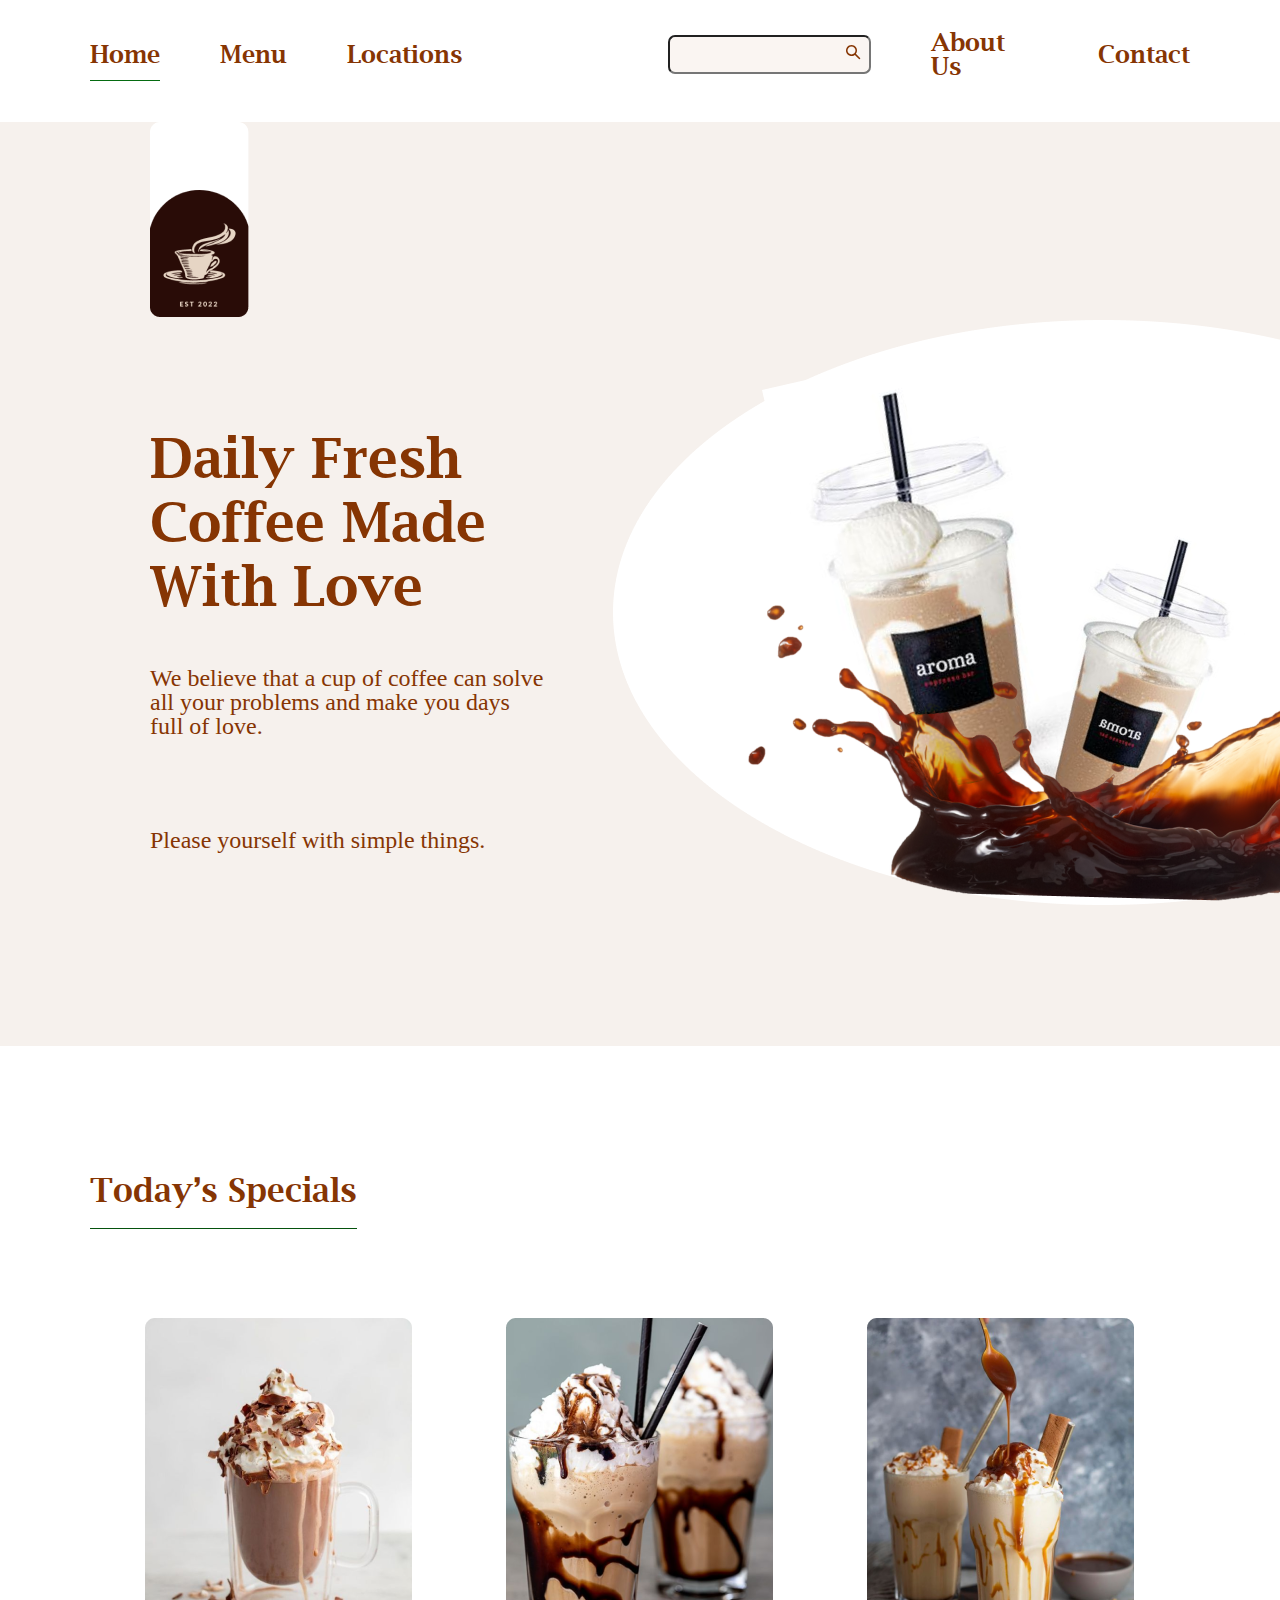
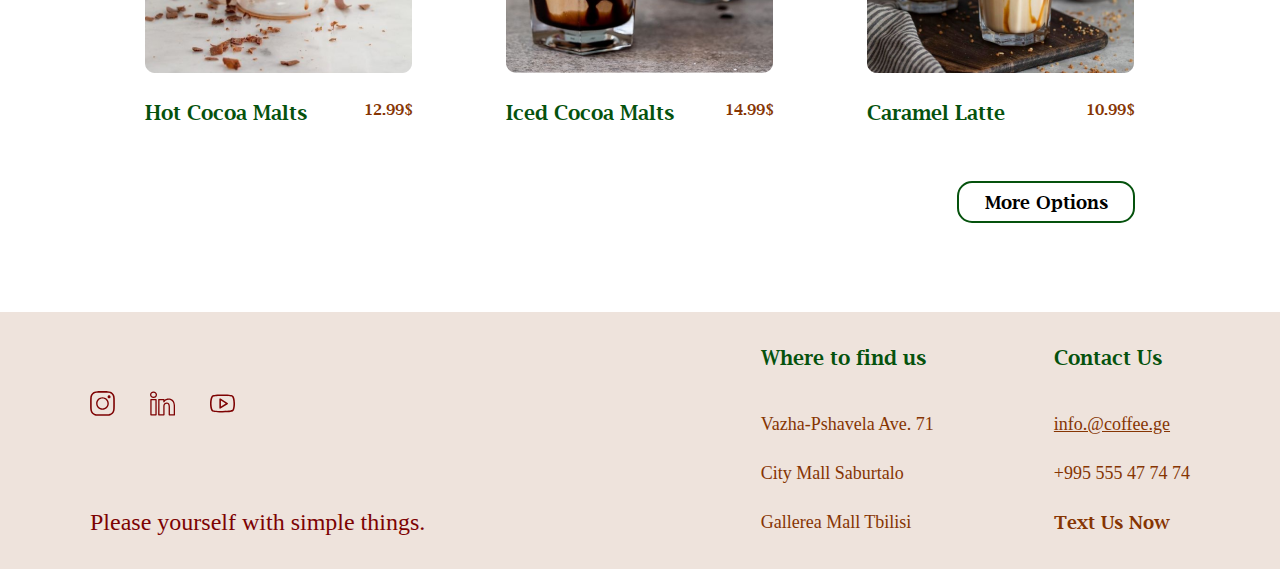
<file: index.html>
<!DOCTYPE html>
<html lang="en">
<head>
    <meta charset="UTF-8">
    <meta http-equiv="X-UA-Compatible" content="IE=edge">
    <meta name="viewport" content="width=device-width, initial-scale=1.0">
    <link rel="stylesheet" href="./static/css/reset.css">
    <link rel="stylesheet" href="./static/css/style.css">
    <title>Home</title>
</head>

<body>
    <header>
        <div class="container">
            <nav>
                <ul>
                    <li class="active-nav"><a href="./index.html">home</a></li>
                    <li><a href="./static/page/menu-hot-drinks.html">menu</a></li>
                    <li><a href="./static/page/location.html">locations</a></li>
                    <li>
                        <form>
                            <input type="text">
                            <button type="submit">
                                <svg width="15" height="15" viewBox="0 0 15 15" fill="none"
                                    xmlns="http://www.w3.org/2000/svg">
                                    <path
                                        d="M5.50003 1.07809e-08C6.52393 -6.40861e-05 7.52751 0.285684 8.39781 0.825075C9.2681 1.36447 9.97055 2.13608 10.4261 3.05306C10.8816 3.97004 11.0721 4.99597 10.9762 6.01536C10.8802 7.03475 10.5017 8.00712 9.88304 8.823L14.03 12.97C14.163 13.104 14.2405 13.2832 14.2472 13.4719C14.2538 13.6605 14.1891 13.8447 14.0659 13.9878C13.9427 14.1308 13.7701 14.2221 13.5825 14.2434C13.395 14.2648 13.2062 14.2147 13.054 14.103L12.97 14.03L8.82304 9.883C8.12761 10.4102 7.31671 10.7643 6.45736 10.9161C5.59801 11.0679 4.71487 11.0131 3.8809 10.7561C3.04694 10.4992 2.28609 10.0474 1.66122 9.43827C1.03635 8.82911 0.565403 8.08001 0.287285 7.25286C0.00916761 6.4257 -0.0681353 5.54424 0.0617636 4.6813C0.191662 3.81837 0.525034 2.99872 1.03433 2.2901C1.54363 1.58148 2.21424 1.00421 2.99075 0.606002C3.76726 0.207794 4.62738 7.20708e-05 5.50003 1.07809e-08ZM5.50003 1.5C4.43917 1.5 3.42175 1.92143 2.67161 2.67157C1.92146 3.42172 1.50003 4.43913 1.50003 5.5C1.50003 6.56087 1.92146 7.57828 2.67161 8.32843C3.42175 9.07857 4.43917 9.5 5.50003 9.5C6.5609 9.5 7.57832 9.07857 8.32846 8.32843C9.07861 7.57828 9.50004 6.56087 9.50004 5.5C9.50004 4.43913 9.07861 3.42172 8.32846 2.67157C7.57832 1.92143 6.5609 1.5 5.50003 1.5Z"
                                        fill="#863503" />
                                </svg>
                            </button>
                        </form>
                    </li>
                    <li><a href="./static/page/about.html">about us</a></li>
                    <li><a href="./static/page/contact.html">contact</a></li>
                </ul>
            </nav>
        </div>
    </header>

    <main> 
        <section class="main-home-section">
            <img src="./static/Images/LOGO.png" alt="logo">
            <div class="home-inner-container">
                <div class="home-text">
                
                <h1>Daily Fresh Coffee 
                    Made With Love</h1>
                <p>We believe that a cup of coffee can solve all your problems and make you days full of love.</p>
                <p>Please yourself with simple things.</p>
            </div>
            <img class="home-icon" src="./static/Images/COFFEE ICONS.png" alt="Icon-image">
            </div>
        </section>

        <section class="products">
            <div class="container">
            <h2>Today’s Specials</h2>
            <div class="cards">
            <div class="card">
                <img src="./static/Images/Hot Cocoa Malts.png" alt="">
                <div class="name-price"><span>Hot Cocoa Malts</span><span>12.99$</span></div>
            </div>
            <div class="card">
                <img src="./static/Images/Iced Cocoa Malts.png" alt="">
                <div class="name-price"><span>Iced Cocoa Malts</span><span>14.99$</span></div>
            </div>
            <div class="card">
                <img src="./static/Images/Caramel Latte.png" alt="">
                <div class="name-price"><span>Caramel Latte</span><span>10.99$</span></div>
                <a href="./static/page/menu-hot-drinks.html"><button class="btn1">More Options</button></a>
            </div>
            
        </div>
</div>
        </section>
    </main>
    <footer>
        <div class="container">
        <div class="footer-left-side">
            <div class="icons">
                <a href="#"><svg width="25" height="25" viewBox="0 0 25 25" fill="none" xmlns="http://www.w3.org/2000/svg"><g clip-path="url(#clip0_1_54)">
                    <path d="M12.4756 0.0976562C15.8447 0.0976562 16.2598 0.12207 17.5781 0.170898C18.8721 0.219727 19.7754 0.439453 20.5811 0.756836C21.4111 1.07422 22.0947 1.48926 22.7783 2.17285C23.4619 2.85645 23.877 3.54004 24.1943 4.37012C24.5117 5.17578 24.7314 6.0791 24.7803 7.37305C24.8291 8.69141 24.8535 9.10645 24.8535 12.4756C24.8535 15.8447 24.8291 16.2598 24.7803 17.5781C24.7314 18.8721 24.5117 19.7754 24.1943 20.5811C23.877 21.4111 23.4619 22.0947 22.7783 22.7783C22.0947 23.4619 21.4111 23.877 20.5811 24.1943C19.7754 24.5117 18.8721 24.7314 17.5781 24.7803C16.2598 24.8291 15.8447 24.8535 12.4756 24.8535C9.10645 24.8535 8.69141 24.8291 7.37305 24.7803C6.0791 24.7314 5.17578 24.5117 4.37012 24.1943C3.54004 23.877 2.85645 23.4619 2.17285 22.7783C1.48926 22.0947 1.07422 21.4111 0.756836 20.5811C0.439453 19.7754 0.219727 18.8721 0.170898 17.5781C0.12207 16.2598 0.0976562 15.8447 0.0976562 12.4756C0.0976562 9.10645 0.12207 8.69141 0.170898 7.37305C0.219727 6.0791 0.439453 5.17578 0.756836 4.37012C1.07422 3.54004 1.48926 2.85645 2.17285 2.17285C2.85645 1.48926 3.54004 1.07422 4.37012 0.756836C5.17578 0.439453 6.0791 0.219727 7.37305 0.170898C8.69141 0.12207 9.10645 0.0976562 12.4756 0.0976562ZM12.4756 1.70898C8.95996 1.70898 8.54492 1.7334 7.17773 1.78223C5.9082 1.83105 5.2002 2.0752 4.73633 2.24609C3.54004 2.73438 2.73438 3.54004 2.24609 4.73633C2.0752 5.2002 1.83105 5.9082 1.78223 7.17773C1.7334 8.54492 1.70898 8.95996 1.70898 12.4756C1.70898 15.9912 1.7334 16.4062 1.78223 17.7734C1.83105 19.043 2.0752 19.751 2.24609 20.2148C2.73438 21.4111 3.54004 22.2168 4.73633 22.7051C5.2002 22.876 5.9082 23.1201 7.17773 23.1689C8.54492 23.2178 8.95996 23.2422 12.4756 23.2422C15.9912 23.2422 16.4062 23.2178 17.7734 23.1689C19.043 23.1201 19.751 22.876 20.2148 22.7051C21.4111 22.2168 22.2168 21.4111 22.7051 20.2148C22.876 19.751 23.1201 19.043 23.1689 17.7734C23.2178 16.4062 23.2422 15.9912 23.2422 12.4756C23.2422 8.95996 23.2178 8.54492 23.1689 7.17773C23.1201 5.9082 22.876 5.2002 22.7051 4.73633C22.2168 3.54004 21.4111 2.73438 20.2148 2.24609C19.751 2.0752 19.043 1.83105 17.7734 1.78223C16.4062 1.7334 15.9912 1.70898 12.4756 1.70898ZM12.4756 17.4316C15.21 17.4316 17.4316 15.21 17.4316 12.4756C17.4316 9.74121 15.21 7.51953 12.4756 7.51953C9.74121 7.51953 7.51953 9.74121 7.51953 12.4756C7.51953 15.21 9.74121 17.4316 12.4756 17.4316ZM12.4756 6.12793C15.9912 6.12793 18.8232 8.95996 18.8232 12.4756C18.8232 15.9912 15.9912 18.8232 12.4756 18.8232C8.95996 18.8232 6.12793 15.9912 6.12793 12.4756C6.12793 8.95996 8.95996 6.12793 12.4756 6.12793ZM20.5811 5.88379C20.5811 6.71387 19.8975 7.34863 19.0674 7.34863C18.2373 7.34863 17.6025 6.71387 17.6025 5.88379C17.6025 5.05371 18.2373 4.37012 19.0674 4.37012C19.8975 4.37012 20.5811 5.05371 20.5811 5.88379Z" fill="#7D0202"/><g clip-path="url(#clip1_1_54)">
                    <path d="M8.77344 5.4559H8.64945C8.64068 5.4559 8.63359 5.44881 8.63359 5.44004V5.24035C8.63359 5.17187 8.59827 5.17187 8.58661 5.17187C8.55525 5.17187 8.54192 5.19662 8.53759 5.20731C8.53555 5.21212 8.53459 5.22029 8.53459 5.2317V5.44016C8.53459 5.44893 8.5275 5.45602 8.51873 5.45602H8.39462C8.39041 5.45602 8.38633 5.45434 8.38332 5.45134C8.38032 5.44833 8.37864 5.44425 8.37876 5.44004C8.37876 5.43668 8.38044 5.10182 8.37876 5.06758C8.37852 5.06326 8.38008 5.05905 8.38308 5.05593C8.38609 5.0528 8.39017 5.051 8.39462 5.051H8.51873C8.5275 5.051 8.53459 5.05809 8.53459 5.06686V5.07623C8.55549 5.05761 8.58565 5.04223 8.63059 5.04223C8.72995 5.04223 8.7893 5.11095 8.7893 5.22606V5.44004C8.7893 5.44881 8.78221 5.4559 8.77344 5.4559ZM8.66531 5.42418L8.7577 5.42418V5.22605C8.7577 5.12933 8.71145 5.07395 8.63071 5.07395C8.57676 5.07395 8.55057 5.10086 8.53411 5.12549C8.53219 5.13198 8.52606 5.13678 8.51885 5.13678H8.51801C8.51224 5.13678 8.50696 5.13366 8.50419 5.12861C8.50203 5.12465 8.50155 5.12008 8.50299 5.11588V5.0826H8.41084C8.41168 5.1488 8.41084 5.36302 8.4106 5.42406H8.50287V5.23158C8.50287 5.2156 8.50455 5.20407 8.50816 5.1953C8.52209 5.16082 8.55141 5.14003 8.58649 5.14003C8.63648 5.14003 8.66519 5.17656 8.66519 5.24023V5.42418H8.66531L8.66531 5.42418ZM8.32601 5.4559H8.2019C8.19313 5.4559 8.18604 5.44881 8.18604 5.44004V5.06686C8.18604 5.05809 8.19313 5.051 8.2019 5.051H8.32601C8.33478 5.051 8.34187 5.05809 8.34187 5.06686V5.44004C8.34187 5.44881 8.33478 5.4559 8.32601 5.4559V5.4559ZM8.21776 5.42418H8.31015V5.08272H8.21776V5.42418L8.21776 5.42418ZM8.26402 5.03177L8.26317 5.03177C8.21427 5.03177 8.17871 4.99789 8.17871 4.95127C8.17871 4.90478 8.21488 4.8709 8.26486 4.8709C8.314 4.8709 8.34908 4.90382 8.35004 4.95091C8.35004 4.99789 8.31388 5.03177 8.26402 5.03177V5.03177ZM8.26486 4.90274C8.2323 4.90274 8.21043 4.92232 8.21043 4.9514C8.21043 4.97999 8.23206 5.00006 8.26318 5.00006H8.26402C8.29646 5.00006 8.31832 4.98047 8.31832 4.9514C8.31772 4.92196 8.2967 4.90274 8.26486 4.90274Z" fill="#7D0202"/></g></g><defs><clipPath id="clip0_1_54"><rect width="25" height="25" fill="white"/> </clipPath><clipPath id="clip1_1_54"> <rect width="0.610352" height="0.610352" fill="white" transform="translate(8.17871 4.8584)"/></clipPath></defs>
                    </svg></a>
                    <a href="#"><svg width="25" height="25" viewBox="0 0 25 25" fill="none" xmlns="http://www.w3.org/2000/svg">
                        <g clip-path="url(#clip0_1_52)">
                        <path d="M24.3602 24.4734H19.2815C18.9222 24.4734 18.6319 24.1831 18.6319 23.8238V15.6447C18.6319 12.8396 17.185 12.8396 16.7077 12.8396C15.4232 12.8396 14.877 13.8533 14.6998 14.2914C14.6161 14.4882 14.5767 14.8229 14.5767 15.2904V23.8288C14.5767 24.188 14.2864 24.4784 13.9272 24.4784H8.84352C8.67128 24.4784 8.50395 24.4095 8.38093 24.2865C8.2579 24.1635 8.18901 23.9961 8.19391 23.8238C8.19391 23.6861 8.26281 9.97051 8.19391 8.56794C8.18408 8.39077 8.24804 8.21853 8.37109 8.09058C8.49413 7.96262 8.66144 7.88879 8.8435 7.88879H13.9272C14.2864 7.88879 14.5768 8.17913 14.5768 8.53838V8.92224C15.4331 8.15945 16.6683 7.52952 18.5088 7.52952C22.5787 7.52952 25.0098 10.3445 25.0098 15.059V23.8238C25.0098 24.1831 24.7195 24.4734 24.3602 24.4734ZM19.9311 23.1742L23.7156 23.1741V15.059C23.7156 11.0973 21.8209 8.82866 18.5138 8.82866C16.3041 8.82866 15.2313 9.93103 14.5571 10.9399C14.4784 11.2056 14.2274 11.4025 13.9321 11.4025H13.8977C13.6614 11.4025 13.4449 11.2745 13.3317 11.0679C13.2432 10.9054 13.2234 10.7184 13.2825 10.5462V9.18303H9.5079C9.54235 11.8947 9.5079 20.6693 9.49806 23.1693H13.2776V15.2854C13.2776 14.6309 13.3465 14.1585 13.4941 13.7992C14.065 12.3868 15.2657 11.5354 16.7028 11.5354C18.75 11.5354 19.9262 13.0315 19.9262 15.6398V23.1742H19.9311L19.9311 23.1742ZM6.03349 24.4733H0.949828C0.590576 24.4733 0.300244 24.183 0.300244 23.8237V8.53833C0.300244 8.17908 0.590576 7.88872 0.949828 7.88872H6.03349C6.39274 7.88872 6.68308 8.17908 6.68308 8.53831V23.8237C6.68308 24.183 6.39274 24.4734 6.03349 24.4734V24.4733ZM1.59946 23.1742H5.38388V9.18789H1.59949V23.1741L1.59946 23.1742ZM3.49411 7.10129L3.45964 7.10127C1.45669 7.10127 0 5.71347 0 3.80402C0 1.89951 1.4813 0.511688 3.52854 0.511688C5.54133 0.511688 6.97836 1.8601 7.01774 3.78925C7.01774 5.71347 5.53645 7.10127 3.49411 7.10127V7.10129ZM3.52854 1.81584C2.19487 1.81584 1.29922 2.61801 1.29922 3.80898C1.29922 4.98022 2.18506 5.80207 3.45967 5.80207H3.49409C4.82285 5.80207 5.7185 4.9999 5.7185 3.80896C5.69389 2.60324 4.83269 1.81584 3.52854 1.81584Z" fill="#7D0202"/></g><defs><clipPath id="clip0_1_52"><rect width="25" height="25" fill="white"/></clipPath></defs>
                    </svg></a>
                   <a href="#"> <svg width="25" height="25" viewBox="0 0 25 25" fill="none" xmlns="http://www.w3.org/2000/svg"><g clip-path="url(#clip0_1_58)">
                        <path d="M22.9673 4.63125C22.2899 4.14375 20.4024 3.49609 12.4934 3.49609C4.01806 3.49609 2.76064 4.23984 2.3571 4.4832C0.209448 5.77341 0.00554197 11.4855 -0.0131836 12.6437C0.0125976 14.1735 0.259863 19.2629 2.35556 20.5219C2.75832 20.7644 4.00869 21.5039 12.4934 21.5039C20.4075 21.5039 22.2927 20.8594 22.9673 20.3738C24.7977 19.057 25.0083 14.5223 25.0133 12.6238C25.0087 11.0973 24.8485 5.98635 22.9673 4.63127L22.9673 4.63125ZM22.0548 19.1059C21.7825 19.3019 20.2192 19.9414 12.4934 19.9414C5.02426 19.9414 3.45708 19.3617 3.16098 19.1832C2.40708 18.7308 1.61138 16.3297 1.5489 12.6394C1.61062 8.9574 2.41726 6.26951 3.16259 5.82263C3.45947 5.64333 5.03249 5.05896 12.4934 5.05896C20.2129 5.05896 21.7805 5.70273 22.0547 5.89961C22.7239 6.38164 23.4403 8.91914 23.4508 12.6289C23.4403 16.3969 22.7192 18.6277 22.0547 19.1059H22.0548ZM17.5883 11.8855L10.5587 7.5718C10.4402 7.50034 10.3048 7.46164 10.1665 7.45965C10.0281 7.45766 9.89169 7.49245 9.77118 7.56047C9.65056 7.6285 9.55018 7.72736 9.48031 7.84692C9.41044 7.96648 9.37359 8.10246 9.37353 8.24094V16.8698C9.37363 17.077 9.45597 17.2757 9.60246 17.4222C9.74895 17.5686 9.94761 17.651 10.1548 17.6511C10.297 17.6511 10.4365 17.6124 10.5583 17.539L17.588 13.2238C17.8223 13.082 17.9657 12.8285 17.9657 12.5546C17.9657 12.2808 17.8227 12.0265 17.5884 11.8855H17.5883ZM10.9364 15.4859V9.62412L15.6728 12.5546L10.9364 15.4859Z" fill="#7D0202"/></g><defs><clipPath id="clip0_1_58"><rect width="25" height="25" fill="white"/></clipPath></defs>
                    </svg></a>
            </div>
            <p>Please yourself with simple things.</p>
        </div>
        <div class="footer-right-side">
            <div class="location"><h2>Where to find us</h2>
                <span>Vazha-Pshavela Ave. 71</span>
                <span>City Mall Saburtalo</span>
                <span>Gallerea Mall Tbilisi</span>
            </div>
            <address class="online-add">
                <a  href="#">Contact Us</a>
                <a class="email" href="mailto:info.@coffee.ge">info.@coffee.ge</a>
                <a class="tel" href="tel:+995 555 47 74 74 ">+995 555 47 74 74 </a>
                <a href="#">Text Us Now</a>
            </address>
        </div>
        </div>
    </footer>

</body>

</html>
</file>
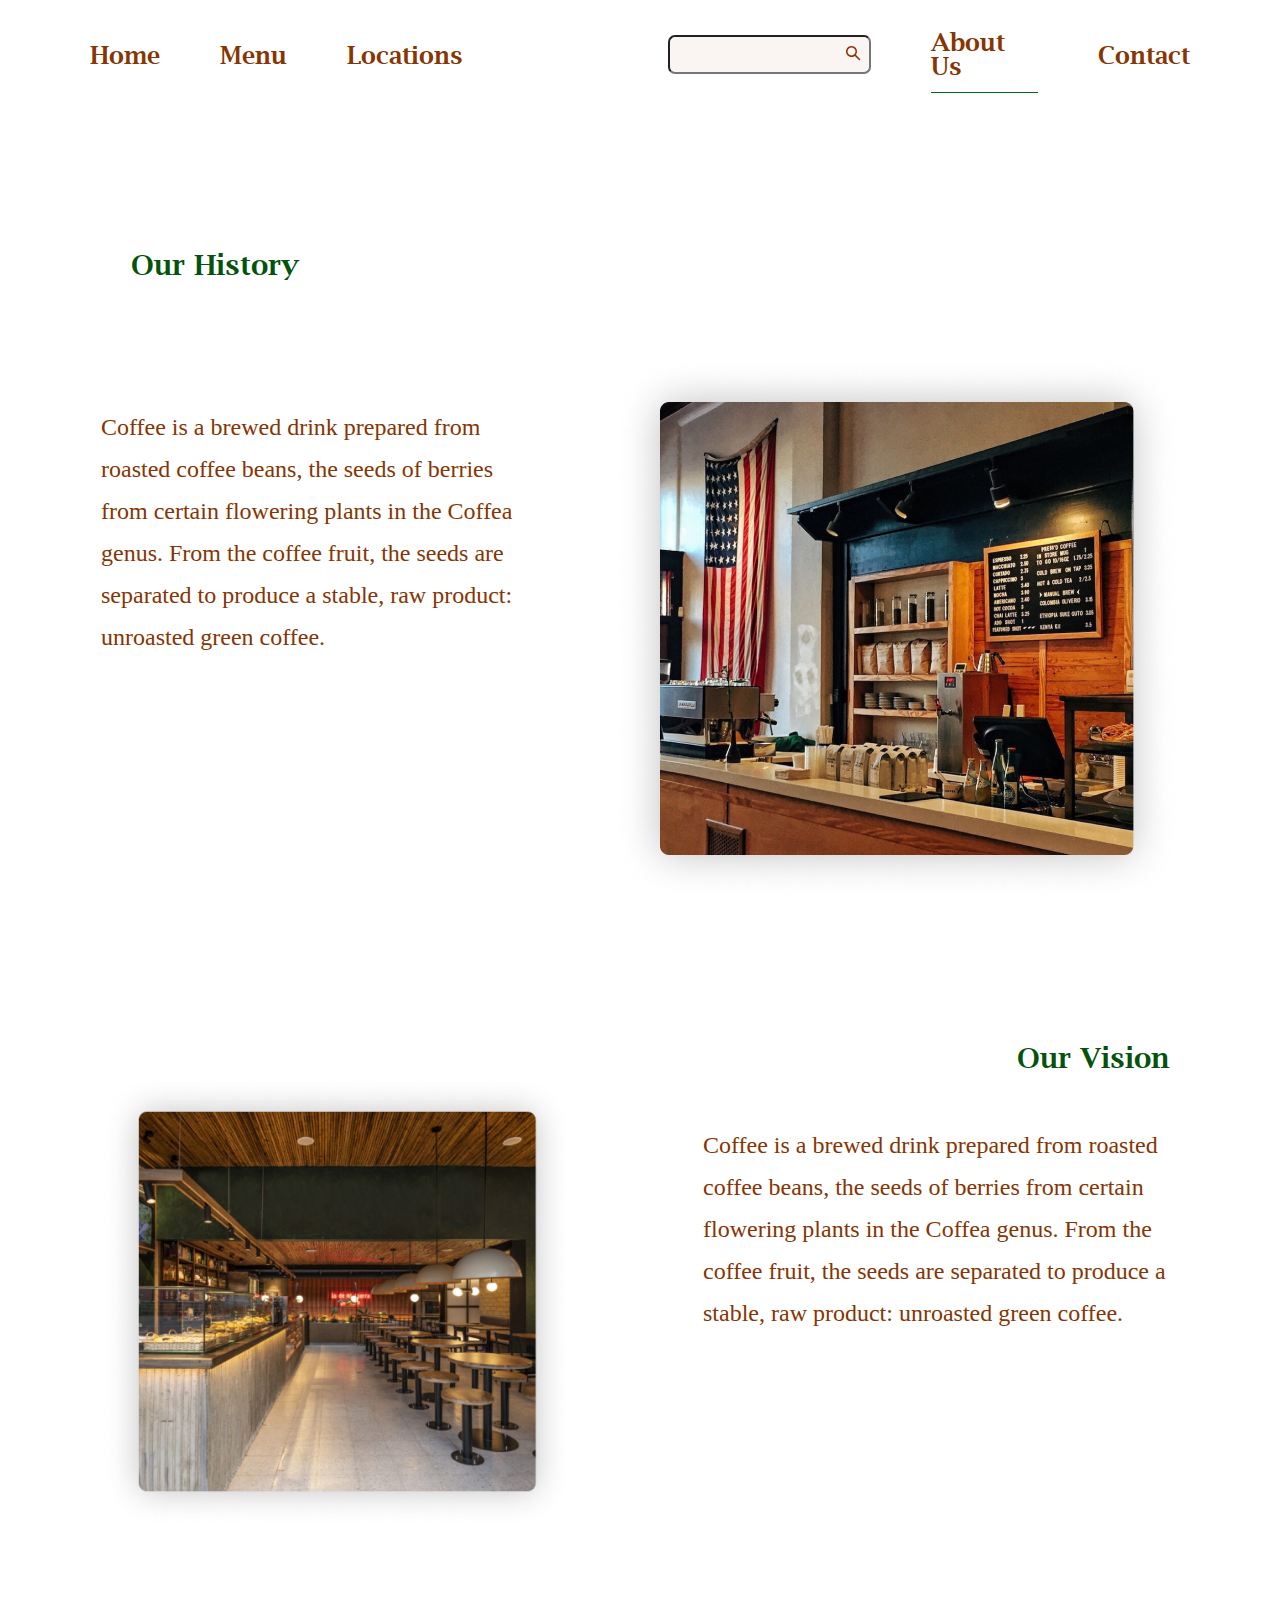
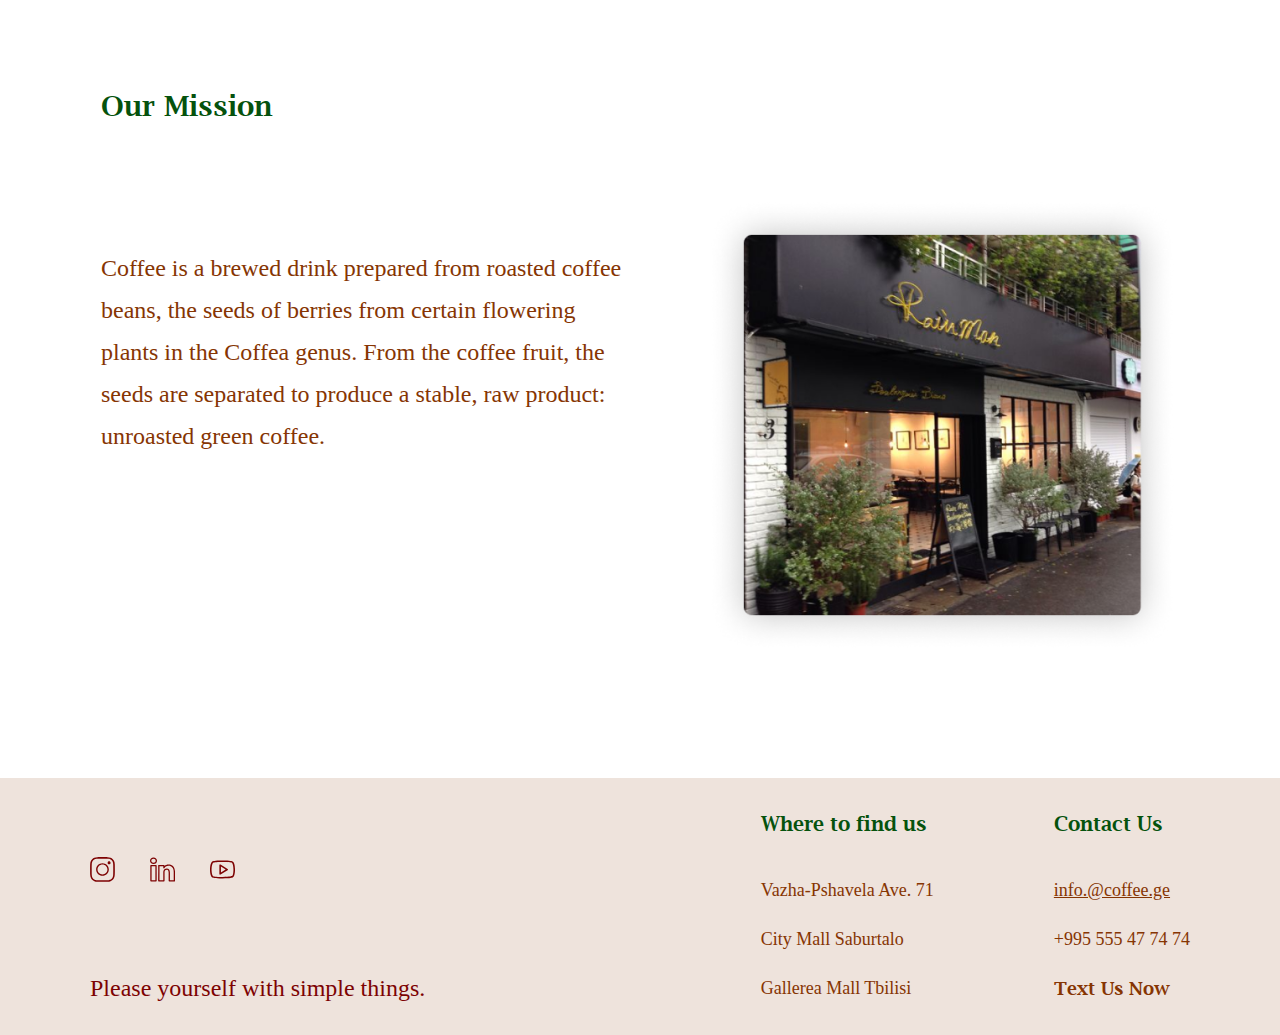
<file: static/page/about.html>
<!DOCTYPE html>
<html lang="en">
<head>
    <meta charset="UTF-8">
    <meta http-equiv="X-UA-Compatible" content="IE=edge">
    <meta name="viewport" content="width=device-width, initial-scale=1.0">
    <link rel="stylesheet" href="../css/reset.css">
    <link rel="stylesheet" href="../css/style.css">
    <title>About</title>
</head>

<body>
    <header>
        <div class="container">
            <nav>
                <ul>
                    <li><a href="../../index.html">home</a></li>
                    <li><a href="menu-hot-drinks.html">menu</a></li>
                    <li><a href="location.html">locations</a></li>
                    <li>
                        <form>
                            <input type="text">
                            <button type="submit">
                                <svg width="15" height="15" viewBox="0 0 15 15" fill="none"
                                    xmlns="http://www.w3.org/2000/svg">
                                    <path
                                        d="M5.50003 1.07809e-08C6.52393 -6.40861e-05 7.52751 0.285684 8.39781 0.825075C9.2681 1.36447 9.97055 2.13608 10.4261 3.05306C10.8816 3.97004 11.0721 4.99597 10.9762 6.01536C10.8802 7.03475 10.5017 8.00712 9.88304 8.823L14.03 12.97C14.163 13.104 14.2405 13.2832 14.2472 13.4719C14.2538 13.6605 14.1891 13.8447 14.0659 13.9878C13.9427 14.1308 13.7701 14.2221 13.5825 14.2434C13.395 14.2648 13.2062 14.2147 13.054 14.103L12.97 14.03L8.82304 9.883C8.12761 10.4102 7.31671 10.7643 6.45736 10.9161C5.59801 11.0679 4.71487 11.0131 3.8809 10.7561C3.04694 10.4992 2.28609 10.0474 1.66122 9.43827C1.03635 8.82911 0.565403 8.08001 0.287285 7.25286C0.00916761 6.4257 -0.0681353 5.54424 0.0617636 4.6813C0.191662 3.81837 0.525034 2.99872 1.03433 2.2901C1.54363 1.58148 2.21424 1.00421 2.99075 0.606002C3.76726 0.207794 4.62738 7.20708e-05 5.50003 1.07809e-08ZM5.50003 1.5C4.43917 1.5 3.42175 1.92143 2.67161 2.67157C1.92146 3.42172 1.50003 4.43913 1.50003 5.5C1.50003 6.56087 1.92146 7.57828 2.67161 8.32843C3.42175 9.07857 4.43917 9.5 5.50003 9.5C6.5609 9.5 7.57832 9.07857 8.32846 8.32843C9.07861 7.57828 9.50004 6.56087 9.50004 5.5C9.50004 4.43913 9.07861 3.42172 8.32846 2.67157C7.57832 1.92143 6.5609 1.5 5.50003 1.5Z"
                                        fill="#863503" />
                                </svg>
                            </button>
                        </form>
                    </li>
                    <li class="active-nav"><a href="about.html">about us</a></li>
                    <li><a href="contact.html">contact</a></li>
                </ul>
            </nav>
        </div>
    </header>

    <main>

        <section class="about-main-section">
            <div class="our-history">
                <h2>Our History</h2>
                <div class="hist-img-para"><p>Coffee is a brewed drink prepared from roasted coffee beans, the seeds of berries from certain flowering plants in the Coffea genus.
           From the coffee fruit, the seeds are separated to produce a stable, raw product: unroasted green coffee.</p>
                <img src="../Images/Coffe-shop-cashbox.png" alt=""></div>
                
            </div>
            <div class="our-vision">
                <h2>Our Vision</h2>
                <div class="vis-img-para">
<p>Coffee is a brewed drink prepared from roasted coffee beans, the seeds of berries from certain flowering plants in the Coffea genus.
     From the coffee fruit, the seeds are separated to produce a stable, raw product: unroasted green coffee.</p>
<img src="../Images/Coffe-shop-hall.png" alt="">
                </div>

            </div>
            <div class="our-mission">
                <h2>Our Mission</h2>
                <div class="mis-img-para">
                <p>Coffee is a brewed drink prepared from roasted coffee beans, the seeds of berries from certain flowering plants in the Coffea genus. From the coffee fruit,
                     the seeds are separated to produce a stable, raw product: unroasted green coffee.</p>
                <img src="../Images/Coffe-shop.png" alt="">  </div>   
            </div>

        </section>

    </main>
    
        <footer>
            <div class="container">
            <div class="footer-left-side">
                <div class="icons">
                    <a href="#"><svg width="25" height="25" viewBox="0 0 25 25" fill="none" xmlns="http://www.w3.org/2000/svg"><g clip-path="url(#clip0_1_54)">
                        <path d="M12.4756 0.0976562C15.8447 0.0976562 16.2598 0.12207 17.5781 0.170898C18.8721 0.219727 19.7754 0.439453 20.5811 0.756836C21.4111 1.07422 22.0947 1.48926 22.7783 2.17285C23.4619 2.85645 23.877 3.54004 24.1943 4.37012C24.5117 5.17578 24.7314 6.0791 24.7803 7.37305C24.8291 8.69141 24.8535 9.10645 24.8535 12.4756C24.8535 15.8447 24.8291 16.2598 24.7803 17.5781C24.7314 18.8721 24.5117 19.7754 24.1943 20.5811C23.877 21.4111 23.4619 22.0947 22.7783 22.7783C22.0947 23.4619 21.4111 23.877 20.5811 24.1943C19.7754 24.5117 18.8721 24.7314 17.5781 24.7803C16.2598 24.8291 15.8447 24.8535 12.4756 24.8535C9.10645 24.8535 8.69141 24.8291 7.37305 24.7803C6.0791 24.7314 5.17578 24.5117 4.37012 24.1943C3.54004 23.877 2.85645 23.4619 2.17285 22.7783C1.48926 22.0947 1.07422 21.4111 0.756836 20.5811C0.439453 19.7754 0.219727 18.8721 0.170898 17.5781C0.12207 16.2598 0.0976562 15.8447 0.0976562 12.4756C0.0976562 9.10645 0.12207 8.69141 0.170898 7.37305C0.219727 6.0791 0.439453 5.17578 0.756836 4.37012C1.07422 3.54004 1.48926 2.85645 2.17285 2.17285C2.85645 1.48926 3.54004 1.07422 4.37012 0.756836C5.17578 0.439453 6.0791 0.219727 7.37305 0.170898C8.69141 0.12207 9.10645 0.0976562 12.4756 0.0976562ZM12.4756 1.70898C8.95996 1.70898 8.54492 1.7334 7.17773 1.78223C5.9082 1.83105 5.2002 2.0752 4.73633 2.24609C3.54004 2.73438 2.73438 3.54004 2.24609 4.73633C2.0752 5.2002 1.83105 5.9082 1.78223 7.17773C1.7334 8.54492 1.70898 8.95996 1.70898 12.4756C1.70898 15.9912 1.7334 16.4062 1.78223 17.7734C1.83105 19.043 2.0752 19.751 2.24609 20.2148C2.73438 21.4111 3.54004 22.2168 4.73633 22.7051C5.2002 22.876 5.9082 23.1201 7.17773 23.1689C8.54492 23.2178 8.95996 23.2422 12.4756 23.2422C15.9912 23.2422 16.4062 23.2178 17.7734 23.1689C19.043 23.1201 19.751 22.876 20.2148 22.7051C21.4111 22.2168 22.2168 21.4111 22.7051 20.2148C22.876 19.751 23.1201 19.043 23.1689 17.7734C23.2178 16.4062 23.2422 15.9912 23.2422 12.4756C23.2422 8.95996 23.2178 8.54492 23.1689 7.17773C23.1201 5.9082 22.876 5.2002 22.7051 4.73633C22.2168 3.54004 21.4111 2.73438 20.2148 2.24609C19.751 2.0752 19.043 1.83105 17.7734 1.78223C16.4062 1.7334 15.9912 1.70898 12.4756 1.70898ZM12.4756 17.4316C15.21 17.4316 17.4316 15.21 17.4316 12.4756C17.4316 9.74121 15.21 7.51953 12.4756 7.51953C9.74121 7.51953 7.51953 9.74121 7.51953 12.4756C7.51953 15.21 9.74121 17.4316 12.4756 17.4316ZM12.4756 6.12793C15.9912 6.12793 18.8232 8.95996 18.8232 12.4756C18.8232 15.9912 15.9912 18.8232 12.4756 18.8232C8.95996 18.8232 6.12793 15.9912 6.12793 12.4756C6.12793 8.95996 8.95996 6.12793 12.4756 6.12793ZM20.5811 5.88379C20.5811 6.71387 19.8975 7.34863 19.0674 7.34863C18.2373 7.34863 17.6025 6.71387 17.6025 5.88379C17.6025 5.05371 18.2373 4.37012 19.0674 4.37012C19.8975 4.37012 20.5811 5.05371 20.5811 5.88379Z" fill="#7D0202"/><g clip-path="url(#clip1_1_54)">
                        <path d="M8.77344 5.4559H8.64945C8.64068 5.4559 8.63359 5.44881 8.63359 5.44004V5.24035C8.63359 5.17187 8.59827 5.17187 8.58661 5.17187C8.55525 5.17187 8.54192 5.19662 8.53759 5.20731C8.53555 5.21212 8.53459 5.22029 8.53459 5.2317V5.44016C8.53459 5.44893 8.5275 5.45602 8.51873 5.45602H8.39462C8.39041 5.45602 8.38633 5.45434 8.38332 5.45134C8.38032 5.44833 8.37864 5.44425 8.37876 5.44004C8.37876 5.43668 8.38044 5.10182 8.37876 5.06758C8.37852 5.06326 8.38008 5.05905 8.38308 5.05593C8.38609 5.0528 8.39017 5.051 8.39462 5.051H8.51873C8.5275 5.051 8.53459 5.05809 8.53459 5.06686V5.07623C8.55549 5.05761 8.58565 5.04223 8.63059 5.04223C8.72995 5.04223 8.7893 5.11095 8.7893 5.22606V5.44004C8.7893 5.44881 8.78221 5.4559 8.77344 5.4559ZM8.66531 5.42418L8.7577 5.42418V5.22605C8.7577 5.12933 8.71145 5.07395 8.63071 5.07395C8.57676 5.07395 8.55057 5.10086 8.53411 5.12549C8.53219 5.13198 8.52606 5.13678 8.51885 5.13678H8.51801C8.51224 5.13678 8.50696 5.13366 8.50419 5.12861C8.50203 5.12465 8.50155 5.12008 8.50299 5.11588V5.0826H8.41084C8.41168 5.1488 8.41084 5.36302 8.4106 5.42406H8.50287V5.23158C8.50287 5.2156 8.50455 5.20407 8.50816 5.1953C8.52209 5.16082 8.55141 5.14003 8.58649 5.14003C8.63648 5.14003 8.66519 5.17656 8.66519 5.24023V5.42418H8.66531L8.66531 5.42418ZM8.32601 5.4559H8.2019C8.19313 5.4559 8.18604 5.44881 8.18604 5.44004V5.06686C8.18604 5.05809 8.19313 5.051 8.2019 5.051H8.32601C8.33478 5.051 8.34187 5.05809 8.34187 5.06686V5.44004C8.34187 5.44881 8.33478 5.4559 8.32601 5.4559V5.4559ZM8.21776 5.42418H8.31015V5.08272H8.21776V5.42418L8.21776 5.42418ZM8.26402 5.03177L8.26317 5.03177C8.21427 5.03177 8.17871 4.99789 8.17871 4.95127C8.17871 4.90478 8.21488 4.8709 8.26486 4.8709C8.314 4.8709 8.34908 4.90382 8.35004 4.95091C8.35004 4.99789 8.31388 5.03177 8.26402 5.03177V5.03177ZM8.26486 4.90274C8.2323 4.90274 8.21043 4.92232 8.21043 4.9514C8.21043 4.97999 8.23206 5.00006 8.26318 5.00006H8.26402C8.29646 5.00006 8.31832 4.98047 8.31832 4.9514C8.31772 4.92196 8.2967 4.90274 8.26486 4.90274Z" fill="#7D0202"/></g></g><defs><clipPath id="clip0_1_54"><rect width="25" height="25" fill="white"/> </clipPath><clipPath id="clip1_1_54"> <rect width="0.610352" height="0.610352" fill="white" transform="translate(8.17871 4.8584)"/></clipPath></defs>
                        </svg></a>
                        <a href="#"><svg width="25" height="25" viewBox="0 0 25 25" fill="none" xmlns="http://www.w3.org/2000/svg">
                            <g clip-path="url(#clip0_1_52)">
                            <path d="M24.3602 24.4734H19.2815C18.9222 24.4734 18.6319 24.1831 18.6319 23.8238V15.6447C18.6319 12.8396 17.185 12.8396 16.7077 12.8396C15.4232 12.8396 14.877 13.8533 14.6998 14.2914C14.6161 14.4882 14.5767 14.8229 14.5767 15.2904V23.8288C14.5767 24.188 14.2864 24.4784 13.9272 24.4784H8.84352C8.67128 24.4784 8.50395 24.4095 8.38093 24.2865C8.2579 24.1635 8.18901 23.9961 8.19391 23.8238C8.19391 23.6861 8.26281 9.97051 8.19391 8.56794C8.18408 8.39077 8.24804 8.21853 8.37109 8.09058C8.49413 7.96262 8.66144 7.88879 8.8435 7.88879H13.9272C14.2864 7.88879 14.5768 8.17913 14.5768 8.53838V8.92224C15.4331 8.15945 16.6683 7.52952 18.5088 7.52952C22.5787 7.52952 25.0098 10.3445 25.0098 15.059V23.8238C25.0098 24.1831 24.7195 24.4734 24.3602 24.4734ZM19.9311 23.1742L23.7156 23.1741V15.059C23.7156 11.0973 21.8209 8.82866 18.5138 8.82866C16.3041 8.82866 15.2313 9.93103 14.5571 10.9399C14.4784 11.2056 14.2274 11.4025 13.9321 11.4025H13.8977C13.6614 11.4025 13.4449 11.2745 13.3317 11.0679C13.2432 10.9054 13.2234 10.7184 13.2825 10.5462V9.18303H9.5079C9.54235 11.8947 9.5079 20.6693 9.49806 23.1693H13.2776V15.2854C13.2776 14.6309 13.3465 14.1585 13.4941 13.7992C14.065 12.3868 15.2657 11.5354 16.7028 11.5354C18.75 11.5354 19.9262 13.0315 19.9262 15.6398V23.1742H19.9311L19.9311 23.1742ZM6.03349 24.4733H0.949828C0.590576 24.4733 0.300244 24.183 0.300244 23.8237V8.53833C0.300244 8.17908 0.590576 7.88872 0.949828 7.88872H6.03349C6.39274 7.88872 6.68308 8.17908 6.68308 8.53831V23.8237C6.68308 24.183 6.39274 24.4734 6.03349 24.4734V24.4733ZM1.59946 23.1742H5.38388V9.18789H1.59949V23.1741L1.59946 23.1742ZM3.49411 7.10129L3.45964 7.10127C1.45669 7.10127 0 5.71347 0 3.80402C0 1.89951 1.4813 0.511688 3.52854 0.511688C5.54133 0.511688 6.97836 1.8601 7.01774 3.78925C7.01774 5.71347 5.53645 7.10127 3.49411 7.10127V7.10129ZM3.52854 1.81584C2.19487 1.81584 1.29922 2.61801 1.29922 3.80898C1.29922 4.98022 2.18506 5.80207 3.45967 5.80207H3.49409C4.82285 5.80207 5.7185 4.9999 5.7185 3.80896C5.69389 2.60324 4.83269 1.81584 3.52854 1.81584Z" fill="#7D0202"/></g><defs><clipPath id="clip0_1_52"><rect width="25" height="25" fill="white"/></clipPath></defs>
                        </svg></a>
                        <a href="#"><svg width="25" height="25" viewBox="0 0 25 25" fill="none" xmlns="http://www.w3.org/2000/svg"><g clip-path="url(#clip0_1_58)">
                            <path d="M22.9673 4.63125C22.2899 4.14375 20.4024 3.49609 12.4934 3.49609C4.01806 3.49609 2.76064 4.23984 2.3571 4.4832C0.209448 5.77341 0.00554197 11.4855 -0.0131836 12.6437C0.0125976 14.1735 0.259863 19.2629 2.35556 20.5219C2.75832 20.7644 4.00869 21.5039 12.4934 21.5039C20.4075 21.5039 22.2927 20.8594 22.9673 20.3738C24.7977 19.057 25.0083 14.5223 25.0133 12.6238C25.0087 11.0973 24.8485 5.98635 22.9673 4.63127L22.9673 4.63125ZM22.0548 19.1059C21.7825 19.3019 20.2192 19.9414 12.4934 19.9414C5.02426 19.9414 3.45708 19.3617 3.16098 19.1832C2.40708 18.7308 1.61138 16.3297 1.5489 12.6394C1.61062 8.9574 2.41726 6.26951 3.16259 5.82263C3.45947 5.64333 5.03249 5.05896 12.4934 5.05896C20.2129 5.05896 21.7805 5.70273 22.0547 5.89961C22.7239 6.38164 23.4403 8.91914 23.4508 12.6289C23.4403 16.3969 22.7192 18.6277 22.0547 19.1059H22.0548ZM17.5883 11.8855L10.5587 7.5718C10.4402 7.50034 10.3048 7.46164 10.1665 7.45965C10.0281 7.45766 9.89169 7.49245 9.77118 7.56047C9.65056 7.6285 9.55018 7.72736 9.48031 7.84692C9.41044 7.96648 9.37359 8.10246 9.37353 8.24094V16.8698C9.37363 17.077 9.45597 17.2757 9.60246 17.4222C9.74895 17.5686 9.94761 17.651 10.1548 17.6511C10.297 17.6511 10.4365 17.6124 10.5583 17.539L17.588 13.2238C17.8223 13.082 17.9657 12.8285 17.9657 12.5546C17.9657 12.2808 17.8227 12.0265 17.5884 11.8855H17.5883ZM10.9364 15.4859V9.62412L15.6728 12.5546L10.9364 15.4859Z" fill="#7D0202"/></g><defs><clipPath id="clip0_1_58"><rect width="25" height="25" fill="white"/></clipPath></defs>
                        </svg></a>

                </div>
                <p>Please yourself with simple things.</p>
            </div>
            <div class="footer-right-side">
                <div class="location"><h2>Where to find us</h2>
                    <span>Vazha-Pshavela Ave. 71</span>
                    <span>City Mall Saburtalo</span>
                    <span>Gallerea Mall Tbilisi</span>
                </div>
                <address class="online-add">
                    <a  href="#">Contact Us</a>
                    <a class="email" href="mailto:info.@coffee.ge">info.@coffee.ge</a>
                    <a class="tel" href="tel:+995 555 47 74 74 ">+995 555 47 74 74 </a>
                    <a href="#">Text Us Now</a>
                </address>
            </div>
            </div>
        </footer>
    

</body>

</html>
</file>
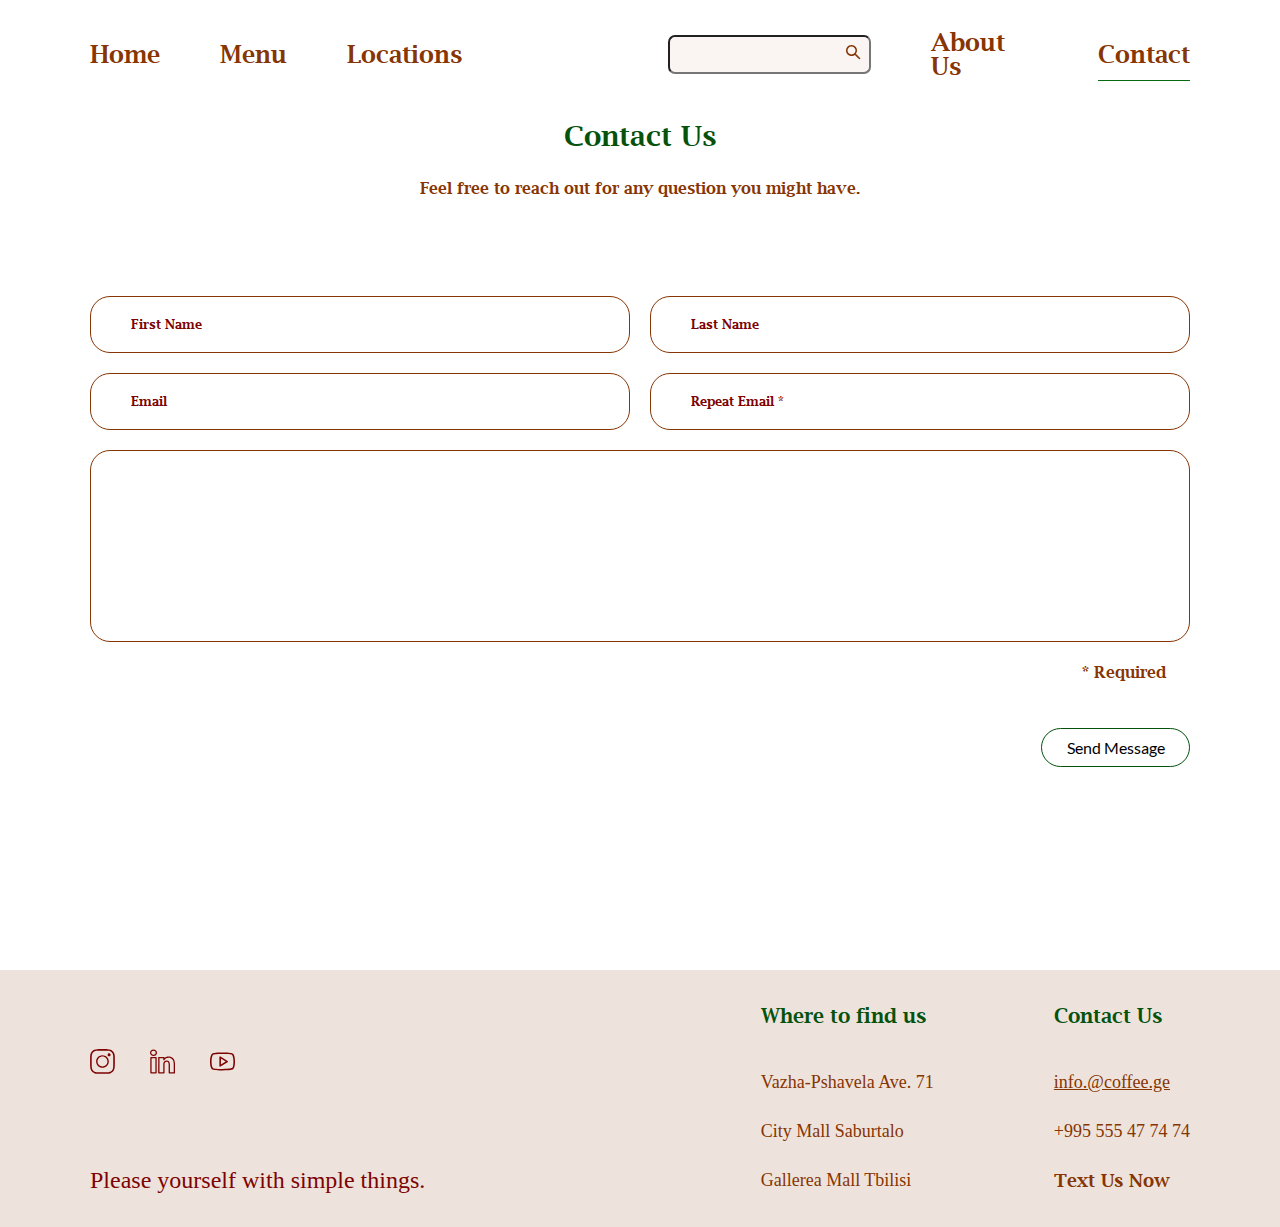
<file: static/page/contact.html>
<!DOCTYPE html>
<html lang="en">
<head>
    <meta charset="UTF-8">
    <meta http-equiv="X-UA-Compatible" content="IE=edge">
    <meta name="viewport" content="width=device-width, initial-scale=1.0">
    <link rel="stylesheet" href="../css/reset.css">
    <link rel="stylesheet" href="../css/style.css">
    <title>Contact</title>
</head>

<body>
    <header>
        <div class="container">
            <nav>
                <ul>
                    <li><a href="../../index.html">home</a></li>
                    <li><a href="menu-hot-drinks.html">menu</a></li>
                    <li><a href="location.html">locations</a></li>
                    <li>
                        <form>
                            <input type="text">
                            <button type="submit">
                                <svg width="15" height="15" viewBox="0 0 15 15" fill="none"
                                    xmlns="http://www.w3.org/2000/svg">
                                    <path
                                        d="M5.50003 1.07809e-08C6.52393 -6.40861e-05 7.52751 0.285684 8.39781 0.825075C9.2681 1.36447 9.97055 2.13608 10.4261 3.05306C10.8816 3.97004 11.0721 4.99597 10.9762 6.01536C10.8802 7.03475 10.5017 8.00712 9.88304 8.823L14.03 12.97C14.163 13.104 14.2405 13.2832 14.2472 13.4719C14.2538 13.6605 14.1891 13.8447 14.0659 13.9878C13.9427 14.1308 13.7701 14.2221 13.5825 14.2434C13.395 14.2648 13.2062 14.2147 13.054 14.103L12.97 14.03L8.82304 9.883C8.12761 10.4102 7.31671 10.7643 6.45736 10.9161C5.59801 11.0679 4.71487 11.0131 3.8809 10.7561C3.04694 10.4992 2.28609 10.0474 1.66122 9.43827C1.03635 8.82911 0.565403 8.08001 0.287285 7.25286C0.00916761 6.4257 -0.0681353 5.54424 0.0617636 4.6813C0.191662 3.81837 0.525034 2.99872 1.03433 2.2901C1.54363 1.58148 2.21424 1.00421 2.99075 0.606002C3.76726 0.207794 4.62738 7.20708e-05 5.50003 1.07809e-08ZM5.50003 1.5C4.43917 1.5 3.42175 1.92143 2.67161 2.67157C1.92146 3.42172 1.50003 4.43913 1.50003 5.5C1.50003 6.56087 1.92146 7.57828 2.67161 8.32843C3.42175 9.07857 4.43917 9.5 5.50003 9.5C6.5609 9.5 7.57832 9.07857 8.32846 8.32843C9.07861 7.57828 9.50004 6.56087 9.50004 5.5C9.50004 4.43913 9.07861 3.42172 8.32846 2.67157C7.57832 1.92143 6.5609 1.5 5.50003 1.5Z"
                                        fill="#863503" />
                                </svg>
                            </button>
                        </form>
                    </li>
                    <li><a href="about.html">about us</a></li>
                    <li class="active-nav"><a href="contact.html">contact</a></li>
                </ul>
            </nav>
        </div>
    </header>

    <main>

        <section class="contact-sec">

            <div class="text-center contact-page-title">
                <h1 class="page-title">Contact Us</h1>
                <p>Feel free to reach out for any question you might have.</p>
            </div>
            <div class="container">
                <form class="form-wrapper">
                    <input  type="text" placeholder="First Name">
                    <input  type="text" placeholder="Last Name">
                    <input  type="email" placeholder="Email">
                    <input  type="email" placeholder="Repeat Email *">
                    <textarea cols="30" rows="10" placeholder="Your Message">
                    </textarea>
                    <span>* Required</span>



                    <a class="submit-button" href="feedback.html">Send Message</a>

                </form>
            </div>
        </section>
    </main>
    
        <footer>
            <div class="container">
            <div class="footer-left-side">
                <div class="icons">
                    <a href="#"><svg width="25" height="25" viewBox="0 0 25 25" fill="none" xmlns="http://www.w3.org/2000/svg"><g clip-path="url(#clip0_1_54)">
                        <path d="M12.4756 0.0976562C15.8447 0.0976562 16.2598 0.12207 17.5781 0.170898C18.8721 0.219727 19.7754 0.439453 20.5811 0.756836C21.4111 1.07422 22.0947 1.48926 22.7783 2.17285C23.4619 2.85645 23.877 3.54004 24.1943 4.37012C24.5117 5.17578 24.7314 6.0791 24.7803 7.37305C24.8291 8.69141 24.8535 9.10645 24.8535 12.4756C24.8535 15.8447 24.8291 16.2598 24.7803 17.5781C24.7314 18.8721 24.5117 19.7754 24.1943 20.5811C23.877 21.4111 23.4619 22.0947 22.7783 22.7783C22.0947 23.4619 21.4111 23.877 20.5811 24.1943C19.7754 24.5117 18.8721 24.7314 17.5781 24.7803C16.2598 24.8291 15.8447 24.8535 12.4756 24.8535C9.10645 24.8535 8.69141 24.8291 7.37305 24.7803C6.0791 24.7314 5.17578 24.5117 4.37012 24.1943C3.54004 23.877 2.85645 23.4619 2.17285 22.7783C1.48926 22.0947 1.07422 21.4111 0.756836 20.5811C0.439453 19.7754 0.219727 18.8721 0.170898 17.5781C0.12207 16.2598 0.0976562 15.8447 0.0976562 12.4756C0.0976562 9.10645 0.12207 8.69141 0.170898 7.37305C0.219727 6.0791 0.439453 5.17578 0.756836 4.37012C1.07422 3.54004 1.48926 2.85645 2.17285 2.17285C2.85645 1.48926 3.54004 1.07422 4.37012 0.756836C5.17578 0.439453 6.0791 0.219727 7.37305 0.170898C8.69141 0.12207 9.10645 0.0976562 12.4756 0.0976562ZM12.4756 1.70898C8.95996 1.70898 8.54492 1.7334 7.17773 1.78223C5.9082 1.83105 5.2002 2.0752 4.73633 2.24609C3.54004 2.73438 2.73438 3.54004 2.24609 4.73633C2.0752 5.2002 1.83105 5.9082 1.78223 7.17773C1.7334 8.54492 1.70898 8.95996 1.70898 12.4756C1.70898 15.9912 1.7334 16.4062 1.78223 17.7734C1.83105 19.043 2.0752 19.751 2.24609 20.2148C2.73438 21.4111 3.54004 22.2168 4.73633 22.7051C5.2002 22.876 5.9082 23.1201 7.17773 23.1689C8.54492 23.2178 8.95996 23.2422 12.4756 23.2422C15.9912 23.2422 16.4062 23.2178 17.7734 23.1689C19.043 23.1201 19.751 22.876 20.2148 22.7051C21.4111 22.2168 22.2168 21.4111 22.7051 20.2148C22.876 19.751 23.1201 19.043 23.1689 17.7734C23.2178 16.4062 23.2422 15.9912 23.2422 12.4756C23.2422 8.95996 23.2178 8.54492 23.1689 7.17773C23.1201 5.9082 22.876 5.2002 22.7051 4.73633C22.2168 3.54004 21.4111 2.73438 20.2148 2.24609C19.751 2.0752 19.043 1.83105 17.7734 1.78223C16.4062 1.7334 15.9912 1.70898 12.4756 1.70898ZM12.4756 17.4316C15.21 17.4316 17.4316 15.21 17.4316 12.4756C17.4316 9.74121 15.21 7.51953 12.4756 7.51953C9.74121 7.51953 7.51953 9.74121 7.51953 12.4756C7.51953 15.21 9.74121 17.4316 12.4756 17.4316ZM12.4756 6.12793C15.9912 6.12793 18.8232 8.95996 18.8232 12.4756C18.8232 15.9912 15.9912 18.8232 12.4756 18.8232C8.95996 18.8232 6.12793 15.9912 6.12793 12.4756C6.12793 8.95996 8.95996 6.12793 12.4756 6.12793ZM20.5811 5.88379C20.5811 6.71387 19.8975 7.34863 19.0674 7.34863C18.2373 7.34863 17.6025 6.71387 17.6025 5.88379C17.6025 5.05371 18.2373 4.37012 19.0674 4.37012C19.8975 4.37012 20.5811 5.05371 20.5811 5.88379Z" fill="#7D0202"/><g clip-path="url(#clip1_1_54)">
                        <path d="M8.77344 5.4559H8.64945C8.64068 5.4559 8.63359 5.44881 8.63359 5.44004V5.24035C8.63359 5.17187 8.59827 5.17187 8.58661 5.17187C8.55525 5.17187 8.54192 5.19662 8.53759 5.20731C8.53555 5.21212 8.53459 5.22029 8.53459 5.2317V5.44016C8.53459 5.44893 8.5275 5.45602 8.51873 5.45602H8.39462C8.39041 5.45602 8.38633 5.45434 8.38332 5.45134C8.38032 5.44833 8.37864 5.44425 8.37876 5.44004C8.37876 5.43668 8.38044 5.10182 8.37876 5.06758C8.37852 5.06326 8.38008 5.05905 8.38308 5.05593C8.38609 5.0528 8.39017 5.051 8.39462 5.051H8.51873C8.5275 5.051 8.53459 5.05809 8.53459 5.06686V5.07623C8.55549 5.05761 8.58565 5.04223 8.63059 5.04223C8.72995 5.04223 8.7893 5.11095 8.7893 5.22606V5.44004C8.7893 5.44881 8.78221 5.4559 8.77344 5.4559ZM8.66531 5.42418L8.7577 5.42418V5.22605C8.7577 5.12933 8.71145 5.07395 8.63071 5.07395C8.57676 5.07395 8.55057 5.10086 8.53411 5.12549C8.53219 5.13198 8.52606 5.13678 8.51885 5.13678H8.51801C8.51224 5.13678 8.50696 5.13366 8.50419 5.12861C8.50203 5.12465 8.50155 5.12008 8.50299 5.11588V5.0826H8.41084C8.41168 5.1488 8.41084 5.36302 8.4106 5.42406H8.50287V5.23158C8.50287 5.2156 8.50455 5.20407 8.50816 5.1953C8.52209 5.16082 8.55141 5.14003 8.58649 5.14003C8.63648 5.14003 8.66519 5.17656 8.66519 5.24023V5.42418H8.66531L8.66531 5.42418ZM8.32601 5.4559H8.2019C8.19313 5.4559 8.18604 5.44881 8.18604 5.44004V5.06686C8.18604 5.05809 8.19313 5.051 8.2019 5.051H8.32601C8.33478 5.051 8.34187 5.05809 8.34187 5.06686V5.44004C8.34187 5.44881 8.33478 5.4559 8.32601 5.4559V5.4559ZM8.21776 5.42418H8.31015V5.08272H8.21776V5.42418L8.21776 5.42418ZM8.26402 5.03177L8.26317 5.03177C8.21427 5.03177 8.17871 4.99789 8.17871 4.95127C8.17871 4.90478 8.21488 4.8709 8.26486 4.8709C8.314 4.8709 8.34908 4.90382 8.35004 4.95091C8.35004 4.99789 8.31388 5.03177 8.26402 5.03177V5.03177ZM8.26486 4.90274C8.2323 4.90274 8.21043 4.92232 8.21043 4.9514C8.21043 4.97999 8.23206 5.00006 8.26318 5.00006H8.26402C8.29646 5.00006 8.31832 4.98047 8.31832 4.9514C8.31772 4.92196 8.2967 4.90274 8.26486 4.90274Z" fill="#7D0202"/></g></g><defs><clipPath id="clip0_1_54"><rect width="25" height="25" fill="white"/> </clipPath><clipPath id="clip1_1_54"> <rect width="0.610352" height="0.610352" fill="white" transform="translate(8.17871 4.8584)"/></clipPath></defs>
                        </svg></a>
                        <a href="#"><svg width="25" height="25" viewBox="0 0 25 25" fill="none" xmlns="http://www.w3.org/2000/svg">
                            <g clip-path="url(#clip0_1_52)">
                            <path d="M24.3602 24.4734H19.2815C18.9222 24.4734 18.6319 24.1831 18.6319 23.8238V15.6447C18.6319 12.8396 17.185 12.8396 16.7077 12.8396C15.4232 12.8396 14.877 13.8533 14.6998 14.2914C14.6161 14.4882 14.5767 14.8229 14.5767 15.2904V23.8288C14.5767 24.188 14.2864 24.4784 13.9272 24.4784H8.84352C8.67128 24.4784 8.50395 24.4095 8.38093 24.2865C8.2579 24.1635 8.18901 23.9961 8.19391 23.8238C8.19391 23.6861 8.26281 9.97051 8.19391 8.56794C8.18408 8.39077 8.24804 8.21853 8.37109 8.09058C8.49413 7.96262 8.66144 7.88879 8.8435 7.88879H13.9272C14.2864 7.88879 14.5768 8.17913 14.5768 8.53838V8.92224C15.4331 8.15945 16.6683 7.52952 18.5088 7.52952C22.5787 7.52952 25.0098 10.3445 25.0098 15.059V23.8238C25.0098 24.1831 24.7195 24.4734 24.3602 24.4734ZM19.9311 23.1742L23.7156 23.1741V15.059C23.7156 11.0973 21.8209 8.82866 18.5138 8.82866C16.3041 8.82866 15.2313 9.93103 14.5571 10.9399C14.4784 11.2056 14.2274 11.4025 13.9321 11.4025H13.8977C13.6614 11.4025 13.4449 11.2745 13.3317 11.0679C13.2432 10.9054 13.2234 10.7184 13.2825 10.5462V9.18303H9.5079C9.54235 11.8947 9.5079 20.6693 9.49806 23.1693H13.2776V15.2854C13.2776 14.6309 13.3465 14.1585 13.4941 13.7992C14.065 12.3868 15.2657 11.5354 16.7028 11.5354C18.75 11.5354 19.9262 13.0315 19.9262 15.6398V23.1742H19.9311L19.9311 23.1742ZM6.03349 24.4733H0.949828C0.590576 24.4733 0.300244 24.183 0.300244 23.8237V8.53833C0.300244 8.17908 0.590576 7.88872 0.949828 7.88872H6.03349C6.39274 7.88872 6.68308 8.17908 6.68308 8.53831V23.8237C6.68308 24.183 6.39274 24.4734 6.03349 24.4734V24.4733ZM1.59946 23.1742H5.38388V9.18789H1.59949V23.1741L1.59946 23.1742ZM3.49411 7.10129L3.45964 7.10127C1.45669 7.10127 0 5.71347 0 3.80402C0 1.89951 1.4813 0.511688 3.52854 0.511688C5.54133 0.511688 6.97836 1.8601 7.01774 3.78925C7.01774 5.71347 5.53645 7.10127 3.49411 7.10127V7.10129ZM3.52854 1.81584C2.19487 1.81584 1.29922 2.61801 1.29922 3.80898C1.29922 4.98022 2.18506 5.80207 3.45967 5.80207H3.49409C4.82285 5.80207 5.7185 4.9999 5.7185 3.80896C5.69389 2.60324 4.83269 1.81584 3.52854 1.81584Z" fill="#7D0202"/></g><defs><clipPath id="clip0_1_52"><rect width="25" height="25" fill="white"/></clipPath></defs>
                        </svg></a>
                        <a href="#"><svg width="25" height="25" viewBox="0 0 25 25" fill="none" xmlns="http://www.w3.org/2000/svg"><g clip-path="url(#clip0_1_58)">
                            <path d="M22.9673 4.63125C22.2899 4.14375 20.4024 3.49609 12.4934 3.49609C4.01806 3.49609 2.76064 4.23984 2.3571 4.4832C0.209448 5.77341 0.00554197 11.4855 -0.0131836 12.6437C0.0125976 14.1735 0.259863 19.2629 2.35556 20.5219C2.75832 20.7644 4.00869 21.5039 12.4934 21.5039C20.4075 21.5039 22.2927 20.8594 22.9673 20.3738C24.7977 19.057 25.0083 14.5223 25.0133 12.6238C25.0087 11.0973 24.8485 5.98635 22.9673 4.63127L22.9673 4.63125ZM22.0548 19.1059C21.7825 19.3019 20.2192 19.9414 12.4934 19.9414C5.02426 19.9414 3.45708 19.3617 3.16098 19.1832C2.40708 18.7308 1.61138 16.3297 1.5489 12.6394C1.61062 8.9574 2.41726 6.26951 3.16259 5.82263C3.45947 5.64333 5.03249 5.05896 12.4934 5.05896C20.2129 5.05896 21.7805 5.70273 22.0547 5.89961C22.7239 6.38164 23.4403 8.91914 23.4508 12.6289C23.4403 16.3969 22.7192 18.6277 22.0547 19.1059H22.0548ZM17.5883 11.8855L10.5587 7.5718C10.4402 7.50034 10.3048 7.46164 10.1665 7.45965C10.0281 7.45766 9.89169 7.49245 9.77118 7.56047C9.65056 7.6285 9.55018 7.72736 9.48031 7.84692C9.41044 7.96648 9.37359 8.10246 9.37353 8.24094V16.8698C9.37363 17.077 9.45597 17.2757 9.60246 17.4222C9.74895 17.5686 9.94761 17.651 10.1548 17.6511C10.297 17.6511 10.4365 17.6124 10.5583 17.539L17.588 13.2238C17.8223 13.082 17.9657 12.8285 17.9657 12.5546C17.9657 12.2808 17.8227 12.0265 17.5884 11.8855H17.5883ZM10.9364 15.4859V9.62412L15.6728 12.5546L10.9364 15.4859Z" fill="#7D0202"/></g><defs><clipPath id="clip0_1_58"><rect width="25" height="25" fill="white"/></clipPath></defs>
                        </svg></a>
                </div>
                <p>Please yourself with simple things.</p>
            </div>
            <div class="footer-right-side">
                <div class="location"><h2>Where to find us</h2>
                    <span>Vazha-Pshavela Ave. 71</span>
                    <span>City Mall Saburtalo</span>
                    <span>Gallerea Mall Tbilisi</span>
                </div>
                <address class="online-add">
                    <a  href="#">Contact Us</a>
                    <a class="email" href="mailto:info.@coffee.ge">info.@coffee.ge</a>
                    <a class="tel" href="tel:+995 555 47 74 74 ">+995 555 47 74 74 </a>
                    <a href="#">Text Us Now</a>
                </address>
            </div>
            </div>
        </footer>
    

</body>

</html>
</file>
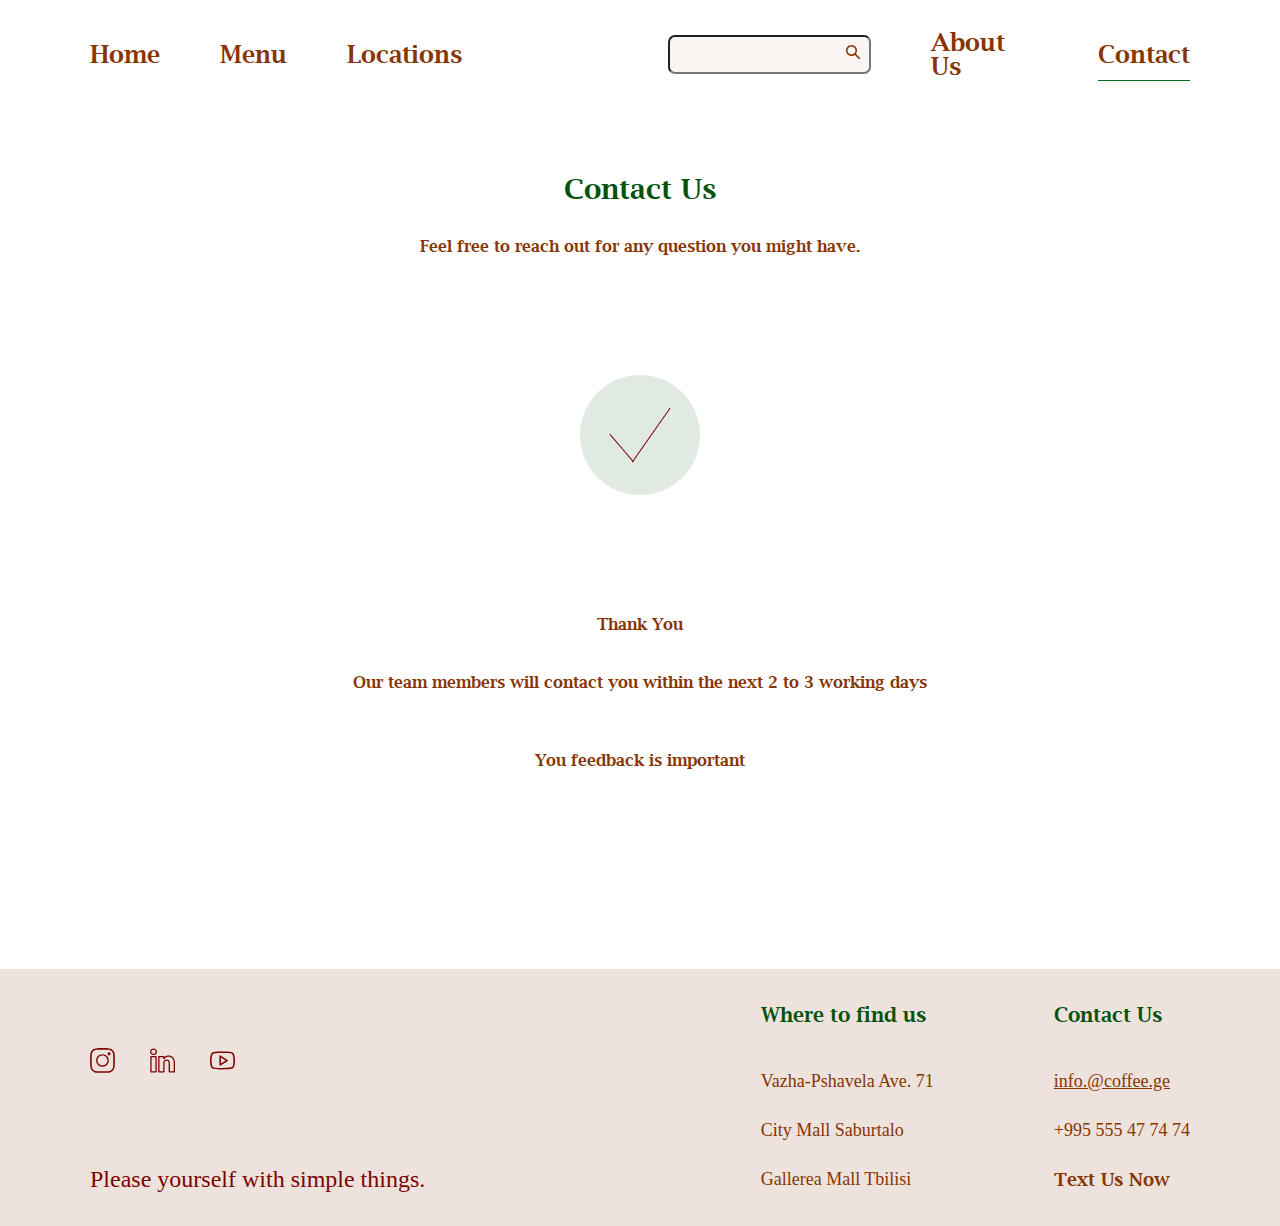
<file: static/page/feedback.html>
<!DOCTYPE html>
<html lang="en">
<head>
    <meta charset="UTF-8">
    <meta http-equiv="X-UA-Compatible" content="IE=edge">
    <meta name="viewport" content="width=device-width, initial-scale=1.0">
    <link rel="stylesheet" href="../css/reset.css">
    <link rel="stylesheet" href="../css/style.css">
    <title>Feedback</title>
</head>

<body>
    <header>
        <div class="container">
            <nav>
                <ul>
                    <li><a href="../../index.html">home</a></li>
                    <li><a href="menu-hot-drinks.html">menu</a></li>
                    <li><a href="location.html">locations</a></li>
                    <li>
                        <form>
                            <input type="text">
                            <button type="submit">
                                <svg width="15" height="15" viewBox="0 0 15 15" fill="none"
                                    xmlns="http://www.w3.org/2000/svg">
                                    <path
                                        d="M5.50003 1.07809e-08C6.52393 -6.40861e-05 7.52751 0.285684 8.39781 0.825075C9.2681 1.36447 9.97055 2.13608 10.4261 3.05306C10.8816 3.97004 11.0721 4.99597 10.9762 6.01536C10.8802 7.03475 10.5017 8.00712 9.88304 8.823L14.03 12.97C14.163 13.104 14.2405 13.2832 14.2472 13.4719C14.2538 13.6605 14.1891 13.8447 14.0659 13.9878C13.9427 14.1308 13.7701 14.2221 13.5825 14.2434C13.395 14.2648 13.2062 14.2147 13.054 14.103L12.97 14.03L8.82304 9.883C8.12761 10.4102 7.31671 10.7643 6.45736 10.9161C5.59801 11.0679 4.71487 11.0131 3.8809 10.7561C3.04694 10.4992 2.28609 10.0474 1.66122 9.43827C1.03635 8.82911 0.565403 8.08001 0.287285 7.25286C0.00916761 6.4257 -0.0681353 5.54424 0.0617636 4.6813C0.191662 3.81837 0.525034 2.99872 1.03433 2.2901C1.54363 1.58148 2.21424 1.00421 2.99075 0.606002C3.76726 0.207794 4.62738 7.20708e-05 5.50003 1.07809e-08ZM5.50003 1.5C4.43917 1.5 3.42175 1.92143 2.67161 2.67157C1.92146 3.42172 1.50003 4.43913 1.50003 5.5C1.50003 6.56087 1.92146 7.57828 2.67161 8.32843C3.42175 9.07857 4.43917 9.5 5.50003 9.5C6.5609 9.5 7.57832 9.07857 8.32846 8.32843C9.07861 7.57828 9.50004 6.56087 9.50004 5.5C9.50004 4.43913 9.07861 3.42172 8.32846 2.67157C7.57832 1.92143 6.5609 1.5 5.50003 1.5Z"
                                        fill="#863503" />
                                </svg>
                            </button>
                        </form>
                    </li>
                    <li><a href="about.html">about us</a></li>
                    <li class="active-nav"><a href="contact.html">contact</a></li>
                </ul>
            </nav>
        </div>
    </header>

    <main>

        <section class="feedback-sec">
           <div class="feedback-info">
            <h1>Contact Us</h1>
            <p>Feel free to reach out for any question you might have.</p>
            <img src="../Images/Check-mark.png" alt="check-mark-img">
            <p>Thank You<p>
            <p>Our team members will contact you within the next 2 to 3 working days</p>
            <p>You feedback is important</p>
</div>
        </section>
    </main>
        <footer>
            <div class="container">
            <div class="footer-left-side">
                <div class="icons">
                    <a href="#"><svg width="25" height="25" viewBox="0 0 25 25" fill="none" xmlns="http://www.w3.org/2000/svg"><g clip-path="url(#clip0_1_54)">
                        <path d="M12.4756 0.0976562C15.8447 0.0976562 16.2598 0.12207 17.5781 0.170898C18.8721 0.219727 19.7754 0.439453 20.5811 0.756836C21.4111 1.07422 22.0947 1.48926 22.7783 2.17285C23.4619 2.85645 23.877 3.54004 24.1943 4.37012C24.5117 5.17578 24.7314 6.0791 24.7803 7.37305C24.8291 8.69141 24.8535 9.10645 24.8535 12.4756C24.8535 15.8447 24.8291 16.2598 24.7803 17.5781C24.7314 18.8721 24.5117 19.7754 24.1943 20.5811C23.877 21.4111 23.4619 22.0947 22.7783 22.7783C22.0947 23.4619 21.4111 23.877 20.5811 24.1943C19.7754 24.5117 18.8721 24.7314 17.5781 24.7803C16.2598 24.8291 15.8447 24.8535 12.4756 24.8535C9.10645 24.8535 8.69141 24.8291 7.37305 24.7803C6.0791 24.7314 5.17578 24.5117 4.37012 24.1943C3.54004 23.877 2.85645 23.4619 2.17285 22.7783C1.48926 22.0947 1.07422 21.4111 0.756836 20.5811C0.439453 19.7754 0.219727 18.8721 0.170898 17.5781C0.12207 16.2598 0.0976562 15.8447 0.0976562 12.4756C0.0976562 9.10645 0.12207 8.69141 0.170898 7.37305C0.219727 6.0791 0.439453 5.17578 0.756836 4.37012C1.07422 3.54004 1.48926 2.85645 2.17285 2.17285C2.85645 1.48926 3.54004 1.07422 4.37012 0.756836C5.17578 0.439453 6.0791 0.219727 7.37305 0.170898C8.69141 0.12207 9.10645 0.0976562 12.4756 0.0976562ZM12.4756 1.70898C8.95996 1.70898 8.54492 1.7334 7.17773 1.78223C5.9082 1.83105 5.2002 2.0752 4.73633 2.24609C3.54004 2.73438 2.73438 3.54004 2.24609 4.73633C2.0752 5.2002 1.83105 5.9082 1.78223 7.17773C1.7334 8.54492 1.70898 8.95996 1.70898 12.4756C1.70898 15.9912 1.7334 16.4062 1.78223 17.7734C1.83105 19.043 2.0752 19.751 2.24609 20.2148C2.73438 21.4111 3.54004 22.2168 4.73633 22.7051C5.2002 22.876 5.9082 23.1201 7.17773 23.1689C8.54492 23.2178 8.95996 23.2422 12.4756 23.2422C15.9912 23.2422 16.4062 23.2178 17.7734 23.1689C19.043 23.1201 19.751 22.876 20.2148 22.7051C21.4111 22.2168 22.2168 21.4111 22.7051 20.2148C22.876 19.751 23.1201 19.043 23.1689 17.7734C23.2178 16.4062 23.2422 15.9912 23.2422 12.4756C23.2422 8.95996 23.2178 8.54492 23.1689 7.17773C23.1201 5.9082 22.876 5.2002 22.7051 4.73633C22.2168 3.54004 21.4111 2.73438 20.2148 2.24609C19.751 2.0752 19.043 1.83105 17.7734 1.78223C16.4062 1.7334 15.9912 1.70898 12.4756 1.70898ZM12.4756 17.4316C15.21 17.4316 17.4316 15.21 17.4316 12.4756C17.4316 9.74121 15.21 7.51953 12.4756 7.51953C9.74121 7.51953 7.51953 9.74121 7.51953 12.4756C7.51953 15.21 9.74121 17.4316 12.4756 17.4316ZM12.4756 6.12793C15.9912 6.12793 18.8232 8.95996 18.8232 12.4756C18.8232 15.9912 15.9912 18.8232 12.4756 18.8232C8.95996 18.8232 6.12793 15.9912 6.12793 12.4756C6.12793 8.95996 8.95996 6.12793 12.4756 6.12793ZM20.5811 5.88379C20.5811 6.71387 19.8975 7.34863 19.0674 7.34863C18.2373 7.34863 17.6025 6.71387 17.6025 5.88379C17.6025 5.05371 18.2373 4.37012 19.0674 4.37012C19.8975 4.37012 20.5811 5.05371 20.5811 5.88379Z" fill="#7D0202"/><g clip-path="url(#clip1_1_54)">
                        <path d="M8.77344 5.4559H8.64945C8.64068 5.4559 8.63359 5.44881 8.63359 5.44004V5.24035C8.63359 5.17187 8.59827 5.17187 8.58661 5.17187C8.55525 5.17187 8.54192 5.19662 8.53759 5.20731C8.53555 5.21212 8.53459 5.22029 8.53459 5.2317V5.44016C8.53459 5.44893 8.5275 5.45602 8.51873 5.45602H8.39462C8.39041 5.45602 8.38633 5.45434 8.38332 5.45134C8.38032 5.44833 8.37864 5.44425 8.37876 5.44004C8.37876 5.43668 8.38044 5.10182 8.37876 5.06758C8.37852 5.06326 8.38008 5.05905 8.38308 5.05593C8.38609 5.0528 8.39017 5.051 8.39462 5.051H8.51873C8.5275 5.051 8.53459 5.05809 8.53459 5.06686V5.07623C8.55549 5.05761 8.58565 5.04223 8.63059 5.04223C8.72995 5.04223 8.7893 5.11095 8.7893 5.22606V5.44004C8.7893 5.44881 8.78221 5.4559 8.77344 5.4559ZM8.66531 5.42418L8.7577 5.42418V5.22605C8.7577 5.12933 8.71145 5.07395 8.63071 5.07395C8.57676 5.07395 8.55057 5.10086 8.53411 5.12549C8.53219 5.13198 8.52606 5.13678 8.51885 5.13678H8.51801C8.51224 5.13678 8.50696 5.13366 8.50419 5.12861C8.50203 5.12465 8.50155 5.12008 8.50299 5.11588V5.0826H8.41084C8.41168 5.1488 8.41084 5.36302 8.4106 5.42406H8.50287V5.23158C8.50287 5.2156 8.50455 5.20407 8.50816 5.1953C8.52209 5.16082 8.55141 5.14003 8.58649 5.14003C8.63648 5.14003 8.66519 5.17656 8.66519 5.24023V5.42418H8.66531L8.66531 5.42418ZM8.32601 5.4559H8.2019C8.19313 5.4559 8.18604 5.44881 8.18604 5.44004V5.06686C8.18604 5.05809 8.19313 5.051 8.2019 5.051H8.32601C8.33478 5.051 8.34187 5.05809 8.34187 5.06686V5.44004C8.34187 5.44881 8.33478 5.4559 8.32601 5.4559V5.4559ZM8.21776 5.42418H8.31015V5.08272H8.21776V5.42418L8.21776 5.42418ZM8.26402 5.03177L8.26317 5.03177C8.21427 5.03177 8.17871 4.99789 8.17871 4.95127C8.17871 4.90478 8.21488 4.8709 8.26486 4.8709C8.314 4.8709 8.34908 4.90382 8.35004 4.95091C8.35004 4.99789 8.31388 5.03177 8.26402 5.03177V5.03177ZM8.26486 4.90274C8.2323 4.90274 8.21043 4.92232 8.21043 4.9514C8.21043 4.97999 8.23206 5.00006 8.26318 5.00006H8.26402C8.29646 5.00006 8.31832 4.98047 8.31832 4.9514C8.31772 4.92196 8.2967 4.90274 8.26486 4.90274Z" fill="#7D0202"/></g></g><defs><clipPath id="clip0_1_54"><rect width="25" height="25" fill="white"/> </clipPath><clipPath id="clip1_1_54"> <rect width="0.610352" height="0.610352" fill="white" transform="translate(8.17871 4.8584)"/></clipPath></defs>
                        </svg></a>
                        <a href="#"><svg width="25" height="25" viewBox="0 0 25 25" fill="none" xmlns="http://www.w3.org/2000/svg">
                            <g clip-path="url(#clip0_1_52)">
                            <path d="M24.3602 24.4734H19.2815C18.9222 24.4734 18.6319 24.1831 18.6319 23.8238V15.6447C18.6319 12.8396 17.185 12.8396 16.7077 12.8396C15.4232 12.8396 14.877 13.8533 14.6998 14.2914C14.6161 14.4882 14.5767 14.8229 14.5767 15.2904V23.8288C14.5767 24.188 14.2864 24.4784 13.9272 24.4784H8.84352C8.67128 24.4784 8.50395 24.4095 8.38093 24.2865C8.2579 24.1635 8.18901 23.9961 8.19391 23.8238C8.19391 23.6861 8.26281 9.97051 8.19391 8.56794C8.18408 8.39077 8.24804 8.21853 8.37109 8.09058C8.49413 7.96262 8.66144 7.88879 8.8435 7.88879H13.9272C14.2864 7.88879 14.5768 8.17913 14.5768 8.53838V8.92224C15.4331 8.15945 16.6683 7.52952 18.5088 7.52952C22.5787 7.52952 25.0098 10.3445 25.0098 15.059V23.8238C25.0098 24.1831 24.7195 24.4734 24.3602 24.4734ZM19.9311 23.1742L23.7156 23.1741V15.059C23.7156 11.0973 21.8209 8.82866 18.5138 8.82866C16.3041 8.82866 15.2313 9.93103 14.5571 10.9399C14.4784 11.2056 14.2274 11.4025 13.9321 11.4025H13.8977C13.6614 11.4025 13.4449 11.2745 13.3317 11.0679C13.2432 10.9054 13.2234 10.7184 13.2825 10.5462V9.18303H9.5079C9.54235 11.8947 9.5079 20.6693 9.49806 23.1693H13.2776V15.2854C13.2776 14.6309 13.3465 14.1585 13.4941 13.7992C14.065 12.3868 15.2657 11.5354 16.7028 11.5354C18.75 11.5354 19.9262 13.0315 19.9262 15.6398V23.1742H19.9311L19.9311 23.1742ZM6.03349 24.4733H0.949828C0.590576 24.4733 0.300244 24.183 0.300244 23.8237V8.53833C0.300244 8.17908 0.590576 7.88872 0.949828 7.88872H6.03349C6.39274 7.88872 6.68308 8.17908 6.68308 8.53831V23.8237C6.68308 24.183 6.39274 24.4734 6.03349 24.4734V24.4733ZM1.59946 23.1742H5.38388V9.18789H1.59949V23.1741L1.59946 23.1742ZM3.49411 7.10129L3.45964 7.10127C1.45669 7.10127 0 5.71347 0 3.80402C0 1.89951 1.4813 0.511688 3.52854 0.511688C5.54133 0.511688 6.97836 1.8601 7.01774 3.78925C7.01774 5.71347 5.53645 7.10127 3.49411 7.10127V7.10129ZM3.52854 1.81584C2.19487 1.81584 1.29922 2.61801 1.29922 3.80898C1.29922 4.98022 2.18506 5.80207 3.45967 5.80207H3.49409C4.82285 5.80207 5.7185 4.9999 5.7185 3.80896C5.69389 2.60324 4.83269 1.81584 3.52854 1.81584Z" fill="#7D0202"/></g><defs><clipPath id="clip0_1_52"><rect width="25" height="25" fill="white"/></clipPath></defs>
                        </svg></a>
                        <a href="#"><svg width="25" height="25" viewBox="0 0 25 25" fill="none" xmlns="http://www.w3.org/2000/svg"><g clip-path="url(#clip0_1_58)">
                            <path d="M22.9673 4.63125C22.2899 4.14375 20.4024 3.49609 12.4934 3.49609C4.01806 3.49609 2.76064 4.23984 2.3571 4.4832C0.209448 5.77341 0.00554197 11.4855 -0.0131836 12.6437C0.0125976 14.1735 0.259863 19.2629 2.35556 20.5219C2.75832 20.7644 4.00869 21.5039 12.4934 21.5039C20.4075 21.5039 22.2927 20.8594 22.9673 20.3738C24.7977 19.057 25.0083 14.5223 25.0133 12.6238C25.0087 11.0973 24.8485 5.98635 22.9673 4.63127L22.9673 4.63125ZM22.0548 19.1059C21.7825 19.3019 20.2192 19.9414 12.4934 19.9414C5.02426 19.9414 3.45708 19.3617 3.16098 19.1832C2.40708 18.7308 1.61138 16.3297 1.5489 12.6394C1.61062 8.9574 2.41726 6.26951 3.16259 5.82263C3.45947 5.64333 5.03249 5.05896 12.4934 5.05896C20.2129 5.05896 21.7805 5.70273 22.0547 5.89961C22.7239 6.38164 23.4403 8.91914 23.4508 12.6289C23.4403 16.3969 22.7192 18.6277 22.0547 19.1059H22.0548ZM17.5883 11.8855L10.5587 7.5718C10.4402 7.50034 10.3048 7.46164 10.1665 7.45965C10.0281 7.45766 9.89169 7.49245 9.77118 7.56047C9.65056 7.6285 9.55018 7.72736 9.48031 7.84692C9.41044 7.96648 9.37359 8.10246 9.37353 8.24094V16.8698C9.37363 17.077 9.45597 17.2757 9.60246 17.4222C9.74895 17.5686 9.94761 17.651 10.1548 17.6511C10.297 17.6511 10.4365 17.6124 10.5583 17.539L17.588 13.2238C17.8223 13.082 17.9657 12.8285 17.9657 12.5546C17.9657 12.2808 17.8227 12.0265 17.5884 11.8855H17.5883ZM10.9364 15.4859V9.62412L15.6728 12.5546L10.9364 15.4859Z" fill="#7D0202"/></g><defs><clipPath id="clip0_1_58"><rect width="25" height="25" fill="white"/></clipPath></defs>
                        </svg></a>

                </div>
                <p>Please yourself with simple things.</p>
            </div>
            <div class="footer-right-side">
                <div class="location"><h2>Where to find us</h2>
                    <span>Vazha-Pshavela Ave. 71</span>
                    <span>City Mall Saburtalo</span>
                    <span>Gallerea Mall Tbilisi</span>
                </div>
                <address class="online-add">
                    <a  href="#">Contact Us</a>
                    <a class="email" href="mailto:info.@coffee.ge">info.@coffee.ge</a>
                    <a class="tel" href="tel:+995 555 47 74 74 ">+995 555 47 74 74 </a>
                    <a href="#">Text Us Now</a>
                </address>
            </div>
            </div>
        </footer>
</body>

</html>
</file>
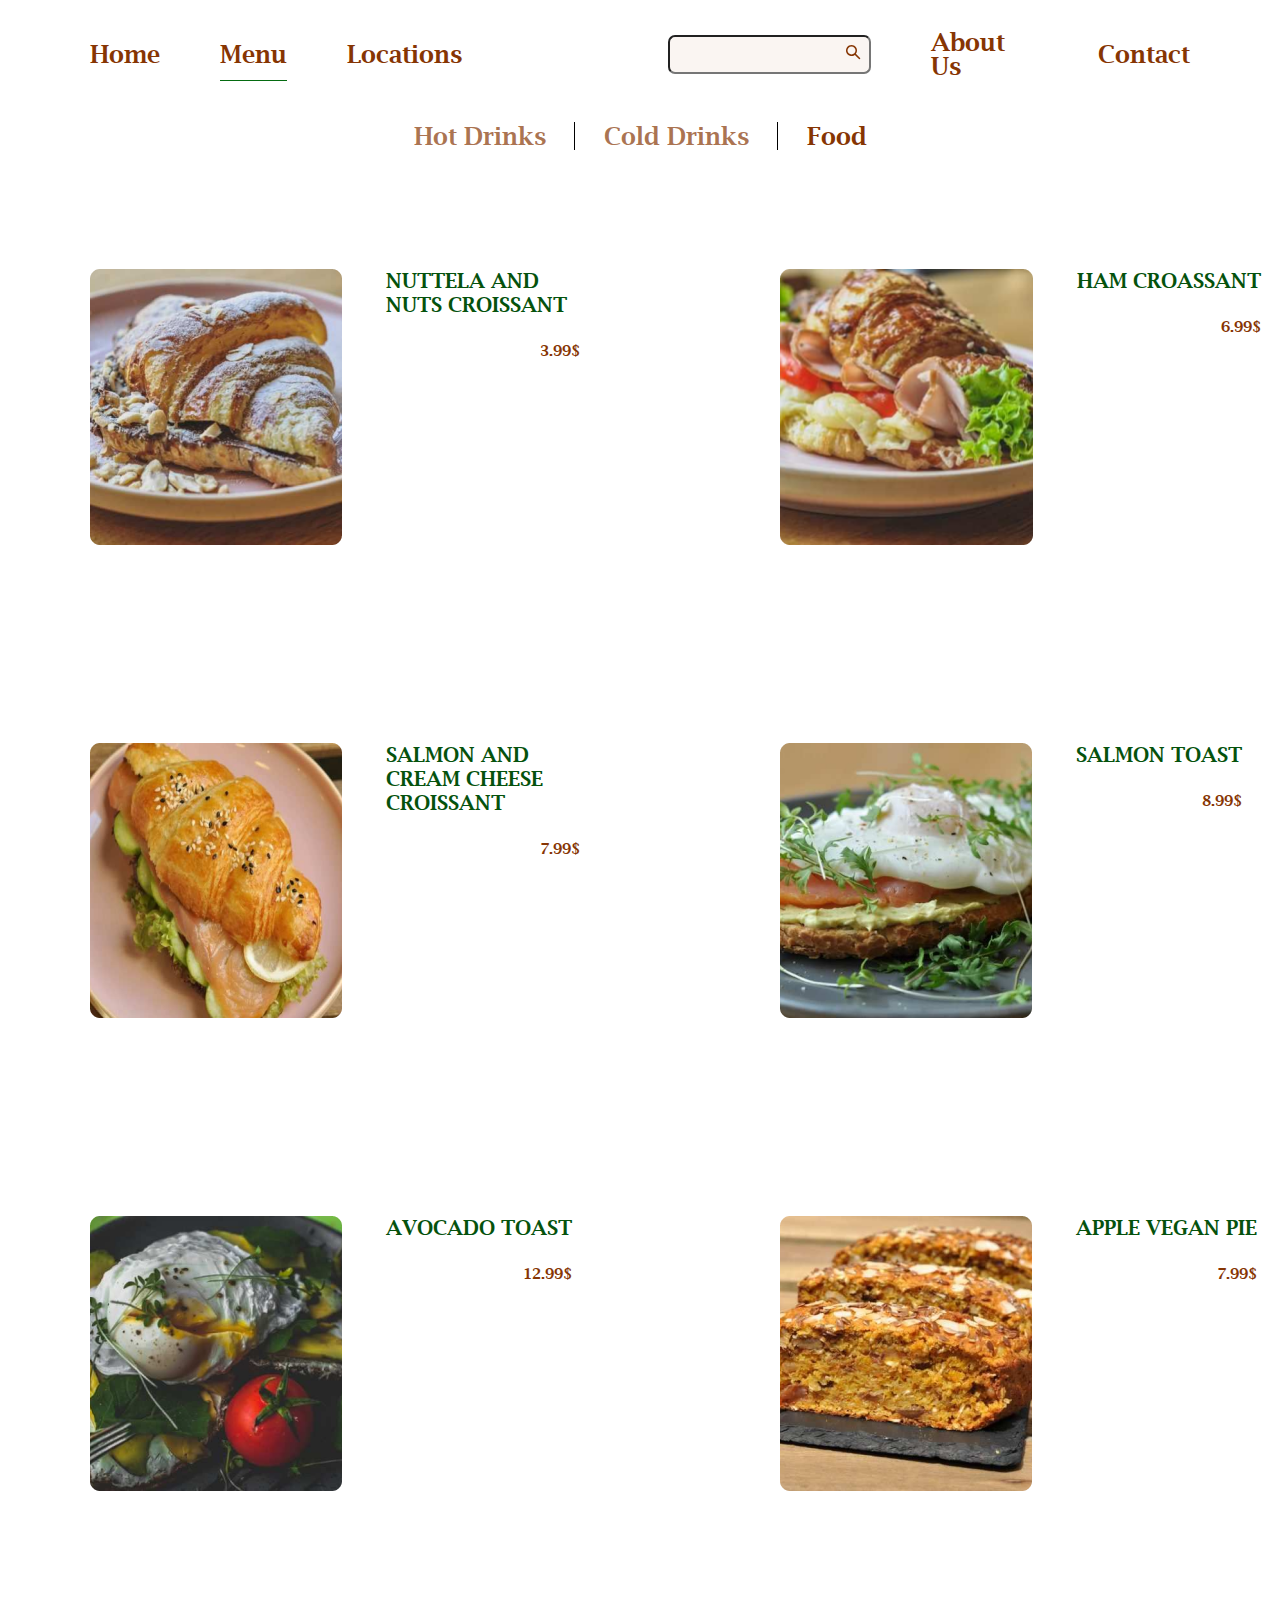
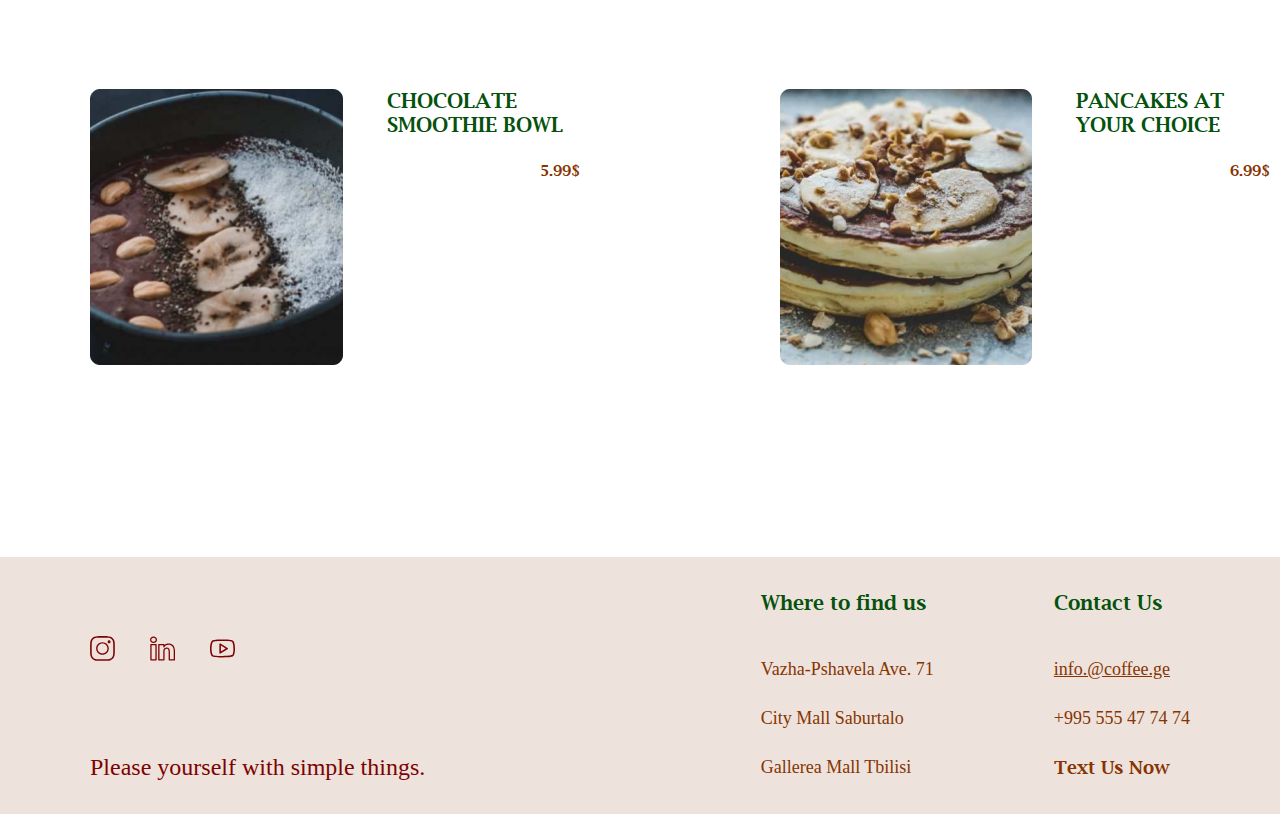
<file: static/page/food.html>
<!DOCTYPE html>
<html lang="en">
<head>
    <meta charset="UTF-8">
    <meta http-equiv="X-UA-Compatible" content="IE=edge">
    <meta name="viewport" content="width=device-width, initial-scale=1.0">
    <link rel="stylesheet" href="../css/reset.css">
    <link rel="stylesheet" href="../css/style.css">
    <title>Menu</title>
</head>

<body>
    <header>
        <div class="container">
            <nav>
                <ul>
                    <li><a href="../../index.html">home</a></li>
                    <li class="active-nav"><a href="menu-hot-drinks.html">menu</a></li>
                    <li><a href="location.html">locations</a></li>
                    <li>
                        <form>
                            <input type="text">
                            <button type="submit">
                                <svg width="15" height="15" viewBox="0 0 15 15" fill="none"
                                    xmlns="http://www.w3.org/2000/svg">
                                    <path
                                        d="M5.50003 1.07809e-08C6.52393 -6.40861e-05 7.52751 0.285684 8.39781 0.825075C9.2681 1.36447 9.97055 2.13608 10.4261 3.05306C10.8816 3.97004 11.0721 4.99597 10.9762 6.01536C10.8802 7.03475 10.5017 8.00712 9.88304 8.823L14.03 12.97C14.163 13.104 14.2405 13.2832 14.2472 13.4719C14.2538 13.6605 14.1891 13.8447 14.0659 13.9878C13.9427 14.1308 13.7701 14.2221 13.5825 14.2434C13.395 14.2648 13.2062 14.2147 13.054 14.103L12.97 14.03L8.82304 9.883C8.12761 10.4102 7.31671 10.7643 6.45736 10.9161C5.59801 11.0679 4.71487 11.0131 3.8809 10.7561C3.04694 10.4992 2.28609 10.0474 1.66122 9.43827C1.03635 8.82911 0.565403 8.08001 0.287285 7.25286C0.00916761 6.4257 -0.0681353 5.54424 0.0617636 4.6813C0.191662 3.81837 0.525034 2.99872 1.03433 2.2901C1.54363 1.58148 2.21424 1.00421 2.99075 0.606002C3.76726 0.207794 4.62738 7.20708e-05 5.50003 1.07809e-08ZM5.50003 1.5C4.43917 1.5 3.42175 1.92143 2.67161 2.67157C1.92146 3.42172 1.50003 4.43913 1.50003 5.5C1.50003 6.56087 1.92146 7.57828 2.67161 8.32843C3.42175 9.07857 4.43917 9.5 5.50003 9.5C6.5609 9.5 7.57832 9.07857 8.32846 8.32843C9.07861 7.57828 9.50004 6.56087 9.50004 5.5C9.50004 4.43913 9.07861 3.42172 8.32846 2.67157C7.57832 1.92143 6.5609 1.5 5.50003 1.5Z"
                                        fill="#863503" />
                                </svg>
                            </button>
                        </form>
                    </li>
                    <li><a href="about.html">about us</a></li>
                    <li ><a href="contact.html">contact</a></li>
                </ul>
            </nav>
        </div>
    </header>

    <main>
        <section class="menu-main-sec">
       <div class="category">
        <ul><li ><a  href="menu-hot-drinks.html">Hot Drinks</a></li>
        <li><a  href="menu-cold-drinks.html">Cold Drinks</a> </li>
        <li><a id="active" href="food.html"> Food </a></li></ul>
       </div>
       <div class="container">
        <div class="Foods">
            <div class="food">
                <img src="../Images/nuttelacroassants.png" alt="Nutela-croassants-image">
                <div class="price-name">
                    <span>NUTTELA AND NUTS
                        CROISSANT</span>
                    <span>3.99$</span>
                </div>
            </div>
            <div class="food">
                <img src="../Images/HamCroissant.png" alt="Ham-Croassant">
                <div class="price-name">
                    <span>HAM CROASSANT</span>
                    <span>6.99$</span>
                </div>
            </div>           
<div class="food">
                <img src="../Images/Salmon-Cream-cheese-Croissant.png" alt="SALMON-AND-CREAM-CHEESE-CROISSANT">
                <div class="price-name">
                    <span>SALMON AND CREAM
                        CHEESE  CROISSANT</span>
                    <span>7.99$</span>
                </div>
            </div>
            <div class="food">
                <img src="../Images/Salmon-Toast.png" alt="Americano">
                <div class="price-name">
                    <span>SALMON TOAST</span>
                    <span>8.99$</span>
                </div>
            </div>

            <div class="food">
                <img src="../Images/Avocado-Toast.png" alt="Avocado-Toast.png">
                <div class="price-name">
                    <span>AVOCADO TOAST</span>
                    <span>12.99$</span>
                </div>
            </div>

          

            <div class="food">
                <img src="../Images/Apple-Vegan-Pie.png" alt="Apple-Vegan-Pie">
                <div class="price-name">
                    <span>APPLE VEGAN PIE</span>
                    <span>7.99$</span>
                </div>
            </div>
            
  <div class="food">
                <img src="../Images/Chocolate-smoothie-bowl.png" alt="Chocolate-smoothie-bowl">
                <div class="price-name">
                    <span>CHOCOLATE SMOOTHIE BOWL</span>
                    <span>5.99$</span>
                </div>
            </div>

            <div class="food">
                <img src="../Images/Pancakes.png" alt="PANCAKES AT YOUR CHOICE">
                <div class="price-name">
                    <span>PANCAKES AT YOUR CHOICE</span>
                    <span>6.99$</span>
                </div>
            </div>
        </div>
       </div>
      
</section>
    </main>
    
        <footer>
            <div class="container">
            <div class="footer-left-side">
                <div class="icons">
                    <a href="#"><svg width="25" height="25" viewBox="0 0 25 25" fill="none" xmlns="http://www.w3.org/2000/svg"><g clip-path="url(#clip0_1_54)">
                        <path d="M12.4756 0.0976562C15.8447 0.0976562 16.2598 0.12207 17.5781 0.170898C18.8721 0.219727 19.7754 0.439453 20.5811 0.756836C21.4111 1.07422 22.0947 1.48926 22.7783 2.17285C23.4619 2.85645 23.877 3.54004 24.1943 4.37012C24.5117 5.17578 24.7314 6.0791 24.7803 7.37305C24.8291 8.69141 24.8535 9.10645 24.8535 12.4756C24.8535 15.8447 24.8291 16.2598 24.7803 17.5781C24.7314 18.8721 24.5117 19.7754 24.1943 20.5811C23.877 21.4111 23.4619 22.0947 22.7783 22.7783C22.0947 23.4619 21.4111 23.877 20.5811 24.1943C19.7754 24.5117 18.8721 24.7314 17.5781 24.7803C16.2598 24.8291 15.8447 24.8535 12.4756 24.8535C9.10645 24.8535 8.69141 24.8291 7.37305 24.7803C6.0791 24.7314 5.17578 24.5117 4.37012 24.1943C3.54004 23.877 2.85645 23.4619 2.17285 22.7783C1.48926 22.0947 1.07422 21.4111 0.756836 20.5811C0.439453 19.7754 0.219727 18.8721 0.170898 17.5781C0.12207 16.2598 0.0976562 15.8447 0.0976562 12.4756C0.0976562 9.10645 0.12207 8.69141 0.170898 7.37305C0.219727 6.0791 0.439453 5.17578 0.756836 4.37012C1.07422 3.54004 1.48926 2.85645 2.17285 2.17285C2.85645 1.48926 3.54004 1.07422 4.37012 0.756836C5.17578 0.439453 6.0791 0.219727 7.37305 0.170898C8.69141 0.12207 9.10645 0.0976562 12.4756 0.0976562ZM12.4756 1.70898C8.95996 1.70898 8.54492 1.7334 7.17773 1.78223C5.9082 1.83105 5.2002 2.0752 4.73633 2.24609C3.54004 2.73438 2.73438 3.54004 2.24609 4.73633C2.0752 5.2002 1.83105 5.9082 1.78223 7.17773C1.7334 8.54492 1.70898 8.95996 1.70898 12.4756C1.70898 15.9912 1.7334 16.4062 1.78223 17.7734C1.83105 19.043 2.0752 19.751 2.24609 20.2148C2.73438 21.4111 3.54004 22.2168 4.73633 22.7051C5.2002 22.876 5.9082 23.1201 7.17773 23.1689C8.54492 23.2178 8.95996 23.2422 12.4756 23.2422C15.9912 23.2422 16.4062 23.2178 17.7734 23.1689C19.043 23.1201 19.751 22.876 20.2148 22.7051C21.4111 22.2168 22.2168 21.4111 22.7051 20.2148C22.876 19.751 23.1201 19.043 23.1689 17.7734C23.2178 16.4062 23.2422 15.9912 23.2422 12.4756C23.2422 8.95996 23.2178 8.54492 23.1689 7.17773C23.1201 5.9082 22.876 5.2002 22.7051 4.73633C22.2168 3.54004 21.4111 2.73438 20.2148 2.24609C19.751 2.0752 19.043 1.83105 17.7734 1.78223C16.4062 1.7334 15.9912 1.70898 12.4756 1.70898ZM12.4756 17.4316C15.21 17.4316 17.4316 15.21 17.4316 12.4756C17.4316 9.74121 15.21 7.51953 12.4756 7.51953C9.74121 7.51953 7.51953 9.74121 7.51953 12.4756C7.51953 15.21 9.74121 17.4316 12.4756 17.4316ZM12.4756 6.12793C15.9912 6.12793 18.8232 8.95996 18.8232 12.4756C18.8232 15.9912 15.9912 18.8232 12.4756 18.8232C8.95996 18.8232 6.12793 15.9912 6.12793 12.4756C6.12793 8.95996 8.95996 6.12793 12.4756 6.12793ZM20.5811 5.88379C20.5811 6.71387 19.8975 7.34863 19.0674 7.34863C18.2373 7.34863 17.6025 6.71387 17.6025 5.88379C17.6025 5.05371 18.2373 4.37012 19.0674 4.37012C19.8975 4.37012 20.5811 5.05371 20.5811 5.88379Z" fill="#7D0202"/><g clip-path="url(#clip1_1_54)">
                        <path d="M8.77344 5.4559H8.64945C8.64068 5.4559 8.63359 5.44881 8.63359 5.44004V5.24035C8.63359 5.17187 8.59827 5.17187 8.58661 5.17187C8.55525 5.17187 8.54192 5.19662 8.53759 5.20731C8.53555 5.21212 8.53459 5.22029 8.53459 5.2317V5.44016C8.53459 5.44893 8.5275 5.45602 8.51873 5.45602H8.39462C8.39041 5.45602 8.38633 5.45434 8.38332 5.45134C8.38032 5.44833 8.37864 5.44425 8.37876 5.44004C8.37876 5.43668 8.38044 5.10182 8.37876 5.06758C8.37852 5.06326 8.38008 5.05905 8.38308 5.05593C8.38609 5.0528 8.39017 5.051 8.39462 5.051H8.51873C8.5275 5.051 8.53459 5.05809 8.53459 5.06686V5.07623C8.55549 5.05761 8.58565 5.04223 8.63059 5.04223C8.72995 5.04223 8.7893 5.11095 8.7893 5.22606V5.44004C8.7893 5.44881 8.78221 5.4559 8.77344 5.4559ZM8.66531 5.42418L8.7577 5.42418V5.22605C8.7577 5.12933 8.71145 5.07395 8.63071 5.07395C8.57676 5.07395 8.55057 5.10086 8.53411 5.12549C8.53219 5.13198 8.52606 5.13678 8.51885 5.13678H8.51801C8.51224 5.13678 8.50696 5.13366 8.50419 5.12861C8.50203 5.12465 8.50155 5.12008 8.50299 5.11588V5.0826H8.41084C8.41168 5.1488 8.41084 5.36302 8.4106 5.42406H8.50287V5.23158C8.50287 5.2156 8.50455 5.20407 8.50816 5.1953C8.52209 5.16082 8.55141 5.14003 8.58649 5.14003C8.63648 5.14003 8.66519 5.17656 8.66519 5.24023V5.42418H8.66531L8.66531 5.42418ZM8.32601 5.4559H8.2019C8.19313 5.4559 8.18604 5.44881 8.18604 5.44004V5.06686C8.18604 5.05809 8.19313 5.051 8.2019 5.051H8.32601C8.33478 5.051 8.34187 5.05809 8.34187 5.06686V5.44004C8.34187 5.44881 8.33478 5.4559 8.32601 5.4559V5.4559ZM8.21776 5.42418H8.31015V5.08272H8.21776V5.42418L8.21776 5.42418ZM8.26402 5.03177L8.26317 5.03177C8.21427 5.03177 8.17871 4.99789 8.17871 4.95127C8.17871 4.90478 8.21488 4.8709 8.26486 4.8709C8.314 4.8709 8.34908 4.90382 8.35004 4.95091C8.35004 4.99789 8.31388 5.03177 8.26402 5.03177V5.03177ZM8.26486 4.90274C8.2323 4.90274 8.21043 4.92232 8.21043 4.9514C8.21043 4.97999 8.23206 5.00006 8.26318 5.00006H8.26402C8.29646 5.00006 8.31832 4.98047 8.31832 4.9514C8.31772 4.92196 8.2967 4.90274 8.26486 4.90274Z" fill="#7D0202"/></g></g><defs><clipPath id="clip0_1_54"><rect width="25" height="25" fill="white"/> </clipPath><clipPath id="clip1_1_54"> <rect width="0.610352" height="0.610352" fill="white" transform="translate(8.17871 4.8584)"/></clipPath></defs>
                        </svg></a>
                        <a href="#"><svg width="25" height="25" viewBox="0 0 25 25" fill="none" xmlns="http://www.w3.org/2000/svg">
                            <g clip-path="url(#clip0_1_52)">
                            <path d="M24.3602 24.4734H19.2815C18.9222 24.4734 18.6319 24.1831 18.6319 23.8238V15.6447C18.6319 12.8396 17.185 12.8396 16.7077 12.8396C15.4232 12.8396 14.877 13.8533 14.6998 14.2914C14.6161 14.4882 14.5767 14.8229 14.5767 15.2904V23.8288C14.5767 24.188 14.2864 24.4784 13.9272 24.4784H8.84352C8.67128 24.4784 8.50395 24.4095 8.38093 24.2865C8.2579 24.1635 8.18901 23.9961 8.19391 23.8238C8.19391 23.6861 8.26281 9.97051 8.19391 8.56794C8.18408 8.39077 8.24804 8.21853 8.37109 8.09058C8.49413 7.96262 8.66144 7.88879 8.8435 7.88879H13.9272C14.2864 7.88879 14.5768 8.17913 14.5768 8.53838V8.92224C15.4331 8.15945 16.6683 7.52952 18.5088 7.52952C22.5787 7.52952 25.0098 10.3445 25.0098 15.059V23.8238C25.0098 24.1831 24.7195 24.4734 24.3602 24.4734ZM19.9311 23.1742L23.7156 23.1741V15.059C23.7156 11.0973 21.8209 8.82866 18.5138 8.82866C16.3041 8.82866 15.2313 9.93103 14.5571 10.9399C14.4784 11.2056 14.2274 11.4025 13.9321 11.4025H13.8977C13.6614 11.4025 13.4449 11.2745 13.3317 11.0679C13.2432 10.9054 13.2234 10.7184 13.2825 10.5462V9.18303H9.5079C9.54235 11.8947 9.5079 20.6693 9.49806 23.1693H13.2776V15.2854C13.2776 14.6309 13.3465 14.1585 13.4941 13.7992C14.065 12.3868 15.2657 11.5354 16.7028 11.5354C18.75 11.5354 19.9262 13.0315 19.9262 15.6398V23.1742H19.9311L19.9311 23.1742ZM6.03349 24.4733H0.949828C0.590576 24.4733 0.300244 24.183 0.300244 23.8237V8.53833C0.300244 8.17908 0.590576 7.88872 0.949828 7.88872H6.03349C6.39274 7.88872 6.68308 8.17908 6.68308 8.53831V23.8237C6.68308 24.183 6.39274 24.4734 6.03349 24.4734V24.4733ZM1.59946 23.1742H5.38388V9.18789H1.59949V23.1741L1.59946 23.1742ZM3.49411 7.10129L3.45964 7.10127C1.45669 7.10127 0 5.71347 0 3.80402C0 1.89951 1.4813 0.511688 3.52854 0.511688C5.54133 0.511688 6.97836 1.8601 7.01774 3.78925C7.01774 5.71347 5.53645 7.10127 3.49411 7.10127V7.10129ZM3.52854 1.81584C2.19487 1.81584 1.29922 2.61801 1.29922 3.80898C1.29922 4.98022 2.18506 5.80207 3.45967 5.80207H3.49409C4.82285 5.80207 5.7185 4.9999 5.7185 3.80896C5.69389 2.60324 4.83269 1.81584 3.52854 1.81584Z" fill="#7D0202"/></g><defs><clipPath id="clip0_1_52"><rect width="25" height="25" fill="white"/></clipPath></defs>
                        </svg></a>
                        <a href="#"><svg width="25" height="25" viewBox="0 0 25 25" fill="none" xmlns="http://www.w3.org/2000/svg"><g clip-path="url(#clip0_1_58)">
                            <path d="M22.9673 4.63125C22.2899 4.14375 20.4024 3.49609 12.4934 3.49609C4.01806 3.49609 2.76064 4.23984 2.3571 4.4832C0.209448 5.77341 0.00554197 11.4855 -0.0131836 12.6437C0.0125976 14.1735 0.259863 19.2629 2.35556 20.5219C2.75832 20.7644 4.00869 21.5039 12.4934 21.5039C20.4075 21.5039 22.2927 20.8594 22.9673 20.3738C24.7977 19.057 25.0083 14.5223 25.0133 12.6238C25.0087 11.0973 24.8485 5.98635 22.9673 4.63127L22.9673 4.63125ZM22.0548 19.1059C21.7825 19.3019 20.2192 19.9414 12.4934 19.9414C5.02426 19.9414 3.45708 19.3617 3.16098 19.1832C2.40708 18.7308 1.61138 16.3297 1.5489 12.6394C1.61062 8.9574 2.41726 6.26951 3.16259 5.82263C3.45947 5.64333 5.03249 5.05896 12.4934 5.05896C20.2129 5.05896 21.7805 5.70273 22.0547 5.89961C22.7239 6.38164 23.4403 8.91914 23.4508 12.6289C23.4403 16.3969 22.7192 18.6277 22.0547 19.1059H22.0548ZM17.5883 11.8855L10.5587 7.5718C10.4402 7.50034 10.3048 7.46164 10.1665 7.45965C10.0281 7.45766 9.89169 7.49245 9.77118 7.56047C9.65056 7.6285 9.55018 7.72736 9.48031 7.84692C9.41044 7.96648 9.37359 8.10246 9.37353 8.24094V16.8698C9.37363 17.077 9.45597 17.2757 9.60246 17.4222C9.74895 17.5686 9.94761 17.651 10.1548 17.6511C10.297 17.6511 10.4365 17.6124 10.5583 17.539L17.588 13.2238C17.8223 13.082 17.9657 12.8285 17.9657 12.5546C17.9657 12.2808 17.8227 12.0265 17.5884 11.8855H17.5883ZM10.9364 15.4859V9.62412L15.6728 12.5546L10.9364 15.4859Z" fill="#7D0202"/></g><defs><clipPath id="clip0_1_58"><rect width="25" height="25" fill="white"/></clipPath></defs>
                        </svg></a>

                </div>
                <p>Please yourself with simple things.</p>
            </div>
            <div class="footer-right-side">
                <div class="location"><h2>Where to find us</h2>
                    <span>Vazha-Pshavela Ave. 71</span>
                    <span>City Mall Saburtalo</span>
                    <span>Gallerea Mall Tbilisi</span>
                </div>
                <address class="online-add">
                    <a  href="#">Contact Us</a>
                    <a class="email" href="mailto:info.@coffee.ge">info.@coffee.ge</a>
                    <a class="tel" href="tel:+995 555 47 74 74 ">+995 555 47 74 74 </a>
                    <a href="#">Text Us Now</a>
                </address>
            </div>
            </div>
        </footer>
</body>

</html>
</file>
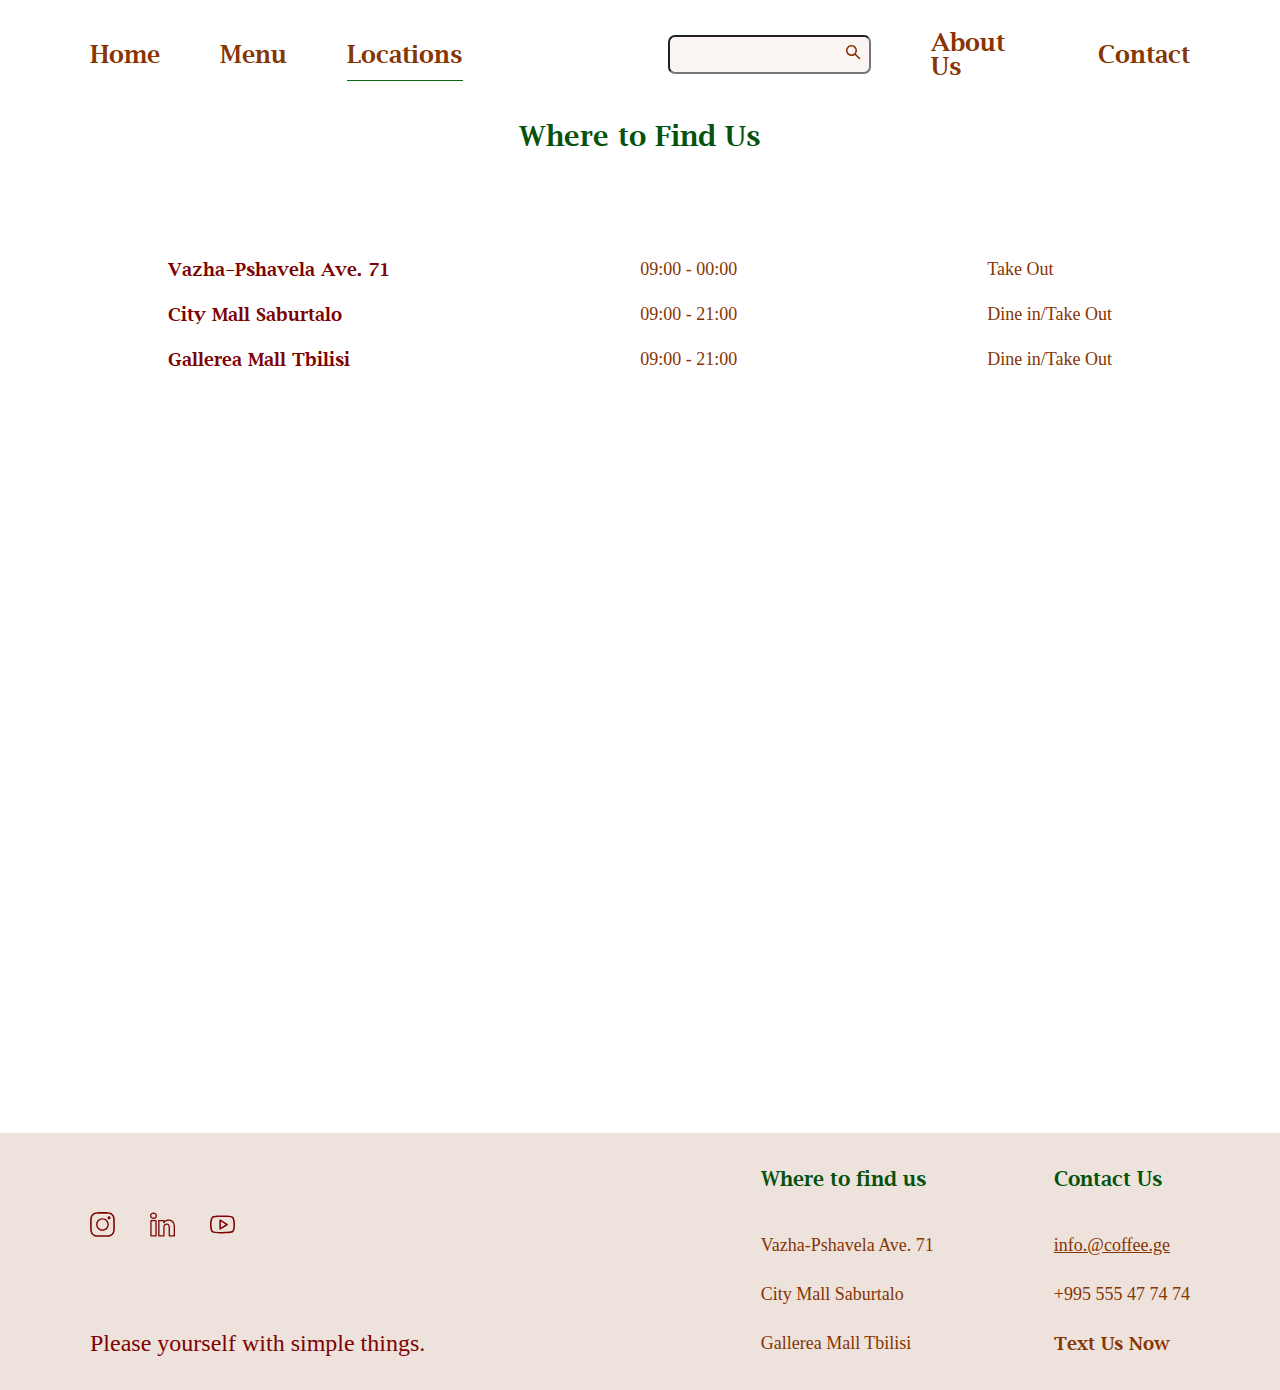
<file: static/page/location.html>
<!DOCTYPE html>
<html lang="en">
<head>
    <meta charset="UTF-8">
    <meta http-equiv="X-UA-Compatible" content="IE=edge">
    <meta name="viewport" content="width=device-width, initial-scale=1.0">
    <link rel="stylesheet" href="../css/reset.css">
    <link rel="stylesheet" href="../css/style.css">
    <title>Location</title>
</head>

<body>
    <header>
        <div class="container">
            <nav>
                <ul>
                    <li><a href="../../index.html">home</a></li>
                    <li><a href="menu-hot-drinks.html">menu</a></li>
                    <li class="active-nav"><a href="location.html">locations</a></li>
                    <li>
                        <form>
                            <input type="text">
                            <button type="submit">
                                <svg width="15" height="15" viewBox="0 0 15 15" fill="none"
                                    xmlns="http://www.w3.org/2000/svg">
                                    <path
                                        d="M5.50003 1.07809e-08C6.52393 -6.40861e-05 7.52751 0.285684 8.39781 0.825075C9.2681 1.36447 9.97055 2.13608 10.4261 3.05306C10.8816 3.97004 11.0721 4.99597 10.9762 6.01536C10.8802 7.03475 10.5017 8.00712 9.88304 8.823L14.03 12.97C14.163 13.104 14.2405 13.2832 14.2472 13.4719C14.2538 13.6605 14.1891 13.8447 14.0659 13.9878C13.9427 14.1308 13.7701 14.2221 13.5825 14.2434C13.395 14.2648 13.2062 14.2147 13.054 14.103L12.97 14.03L8.82304 9.883C8.12761 10.4102 7.31671 10.7643 6.45736 10.9161C5.59801 11.0679 4.71487 11.0131 3.8809 10.7561C3.04694 10.4992 2.28609 10.0474 1.66122 9.43827C1.03635 8.82911 0.565403 8.08001 0.287285 7.25286C0.00916761 6.4257 -0.0681353 5.54424 0.0617636 4.6813C0.191662 3.81837 0.525034 2.99872 1.03433 2.2901C1.54363 1.58148 2.21424 1.00421 2.99075 0.606002C3.76726 0.207794 4.62738 7.20708e-05 5.50003 1.07809e-08ZM5.50003 1.5C4.43917 1.5 3.42175 1.92143 2.67161 2.67157C1.92146 3.42172 1.50003 4.43913 1.50003 5.5C1.50003 6.56087 1.92146 7.57828 2.67161 8.32843C3.42175 9.07857 4.43917 9.5 5.50003 9.5C6.5609 9.5 7.57832 9.07857 8.32846 8.32843C9.07861 7.57828 9.50004 6.56087 9.50004 5.5C9.50004 4.43913 9.07861 3.42172 8.32846 2.67157C7.57832 1.92143 6.5609 1.5 5.50003 1.5Z"
                                        fill="#863503" />
                                </svg>
                            </button>
                        </form>
                    </li>
                    <li><a href="about.html">about us</a></li>
                    <li><a href="contact.html">contact</a></li>
                </ul>
            </nav>
        </div>
    </header>

    <main>

       <section class="location-sec">
        <div class="loc-info">
            <h1>Where to Find Us</h1>
            <div class="locations">
                <address>
                    <span>Vazha-Pshavela Ave. 71</span>
                    <span>City Mall Saburtalo</span>
                    <span>Gallerea Mall Tbilisi</span>
                </address>
                <div class="working-time">
                    <time>09:00 - 00:00</time>
                    <time>09:00 - 21:00</time>
                    <time>09:00 - 21:00</time>
                </div>
                <div class="info">
                    <span>Take Out</span>
                    <span>Dine in/Take Out</span>
                    <span>Dine in/Take Out</span>
                </div>
            </div>
        </div>
        
        <iframe src="https://www.google.com/maps/embed?pb=!1m14!1m12!1m3!1d5009.3205067864865!2d44.78466956882924!3d41.70843785520383!2m3!1f0!2f0!3f0!3m2!1i1024!2i768!4f13.1!5e0!3m2!1sen!2sge!4v1677272891395!5m2!1sen!2sge" width="860" height="450" style="border:0;" allowfullscreen="" loading="lazy" referrerpolicy="no-referrer-when-downgrade"></iframe>

       </section>

    </main>
    
        <footer>
            <div class="container">
            <div class="footer-left-side">
                <div class="icons">
                    <a href="#"><svg width="25" height="25" viewBox="0 0 25 25" fill="none" xmlns="http://www.w3.org/2000/svg"><g clip-path="url(#clip0_1_54)">
                        <path d="M12.4756 0.0976562C15.8447 0.0976562 16.2598 0.12207 17.5781 0.170898C18.8721 0.219727 19.7754 0.439453 20.5811 0.756836C21.4111 1.07422 22.0947 1.48926 22.7783 2.17285C23.4619 2.85645 23.877 3.54004 24.1943 4.37012C24.5117 5.17578 24.7314 6.0791 24.7803 7.37305C24.8291 8.69141 24.8535 9.10645 24.8535 12.4756C24.8535 15.8447 24.8291 16.2598 24.7803 17.5781C24.7314 18.8721 24.5117 19.7754 24.1943 20.5811C23.877 21.4111 23.4619 22.0947 22.7783 22.7783C22.0947 23.4619 21.4111 23.877 20.5811 24.1943C19.7754 24.5117 18.8721 24.7314 17.5781 24.7803C16.2598 24.8291 15.8447 24.8535 12.4756 24.8535C9.10645 24.8535 8.69141 24.8291 7.37305 24.7803C6.0791 24.7314 5.17578 24.5117 4.37012 24.1943C3.54004 23.877 2.85645 23.4619 2.17285 22.7783C1.48926 22.0947 1.07422 21.4111 0.756836 20.5811C0.439453 19.7754 0.219727 18.8721 0.170898 17.5781C0.12207 16.2598 0.0976562 15.8447 0.0976562 12.4756C0.0976562 9.10645 0.12207 8.69141 0.170898 7.37305C0.219727 6.0791 0.439453 5.17578 0.756836 4.37012C1.07422 3.54004 1.48926 2.85645 2.17285 2.17285C2.85645 1.48926 3.54004 1.07422 4.37012 0.756836C5.17578 0.439453 6.0791 0.219727 7.37305 0.170898C8.69141 0.12207 9.10645 0.0976562 12.4756 0.0976562ZM12.4756 1.70898C8.95996 1.70898 8.54492 1.7334 7.17773 1.78223C5.9082 1.83105 5.2002 2.0752 4.73633 2.24609C3.54004 2.73438 2.73438 3.54004 2.24609 4.73633C2.0752 5.2002 1.83105 5.9082 1.78223 7.17773C1.7334 8.54492 1.70898 8.95996 1.70898 12.4756C1.70898 15.9912 1.7334 16.4062 1.78223 17.7734C1.83105 19.043 2.0752 19.751 2.24609 20.2148C2.73438 21.4111 3.54004 22.2168 4.73633 22.7051C5.2002 22.876 5.9082 23.1201 7.17773 23.1689C8.54492 23.2178 8.95996 23.2422 12.4756 23.2422C15.9912 23.2422 16.4062 23.2178 17.7734 23.1689C19.043 23.1201 19.751 22.876 20.2148 22.7051C21.4111 22.2168 22.2168 21.4111 22.7051 20.2148C22.876 19.751 23.1201 19.043 23.1689 17.7734C23.2178 16.4062 23.2422 15.9912 23.2422 12.4756C23.2422 8.95996 23.2178 8.54492 23.1689 7.17773C23.1201 5.9082 22.876 5.2002 22.7051 4.73633C22.2168 3.54004 21.4111 2.73438 20.2148 2.24609C19.751 2.0752 19.043 1.83105 17.7734 1.78223C16.4062 1.7334 15.9912 1.70898 12.4756 1.70898ZM12.4756 17.4316C15.21 17.4316 17.4316 15.21 17.4316 12.4756C17.4316 9.74121 15.21 7.51953 12.4756 7.51953C9.74121 7.51953 7.51953 9.74121 7.51953 12.4756C7.51953 15.21 9.74121 17.4316 12.4756 17.4316ZM12.4756 6.12793C15.9912 6.12793 18.8232 8.95996 18.8232 12.4756C18.8232 15.9912 15.9912 18.8232 12.4756 18.8232C8.95996 18.8232 6.12793 15.9912 6.12793 12.4756C6.12793 8.95996 8.95996 6.12793 12.4756 6.12793ZM20.5811 5.88379C20.5811 6.71387 19.8975 7.34863 19.0674 7.34863C18.2373 7.34863 17.6025 6.71387 17.6025 5.88379C17.6025 5.05371 18.2373 4.37012 19.0674 4.37012C19.8975 4.37012 20.5811 5.05371 20.5811 5.88379Z" fill="#7D0202"/><g clip-path="url(#clip1_1_54)">
                        <path d="M8.77344 5.4559H8.64945C8.64068 5.4559 8.63359 5.44881 8.63359 5.44004V5.24035C8.63359 5.17187 8.59827 5.17187 8.58661 5.17187C8.55525 5.17187 8.54192 5.19662 8.53759 5.20731C8.53555 5.21212 8.53459 5.22029 8.53459 5.2317V5.44016C8.53459 5.44893 8.5275 5.45602 8.51873 5.45602H8.39462C8.39041 5.45602 8.38633 5.45434 8.38332 5.45134C8.38032 5.44833 8.37864 5.44425 8.37876 5.44004C8.37876 5.43668 8.38044 5.10182 8.37876 5.06758C8.37852 5.06326 8.38008 5.05905 8.38308 5.05593C8.38609 5.0528 8.39017 5.051 8.39462 5.051H8.51873C8.5275 5.051 8.53459 5.05809 8.53459 5.06686V5.07623C8.55549 5.05761 8.58565 5.04223 8.63059 5.04223C8.72995 5.04223 8.7893 5.11095 8.7893 5.22606V5.44004C8.7893 5.44881 8.78221 5.4559 8.77344 5.4559ZM8.66531 5.42418L8.7577 5.42418V5.22605C8.7577 5.12933 8.71145 5.07395 8.63071 5.07395C8.57676 5.07395 8.55057 5.10086 8.53411 5.12549C8.53219 5.13198 8.52606 5.13678 8.51885 5.13678H8.51801C8.51224 5.13678 8.50696 5.13366 8.50419 5.12861C8.50203 5.12465 8.50155 5.12008 8.50299 5.11588V5.0826H8.41084C8.41168 5.1488 8.41084 5.36302 8.4106 5.42406H8.50287V5.23158C8.50287 5.2156 8.50455 5.20407 8.50816 5.1953C8.52209 5.16082 8.55141 5.14003 8.58649 5.14003C8.63648 5.14003 8.66519 5.17656 8.66519 5.24023V5.42418H8.66531L8.66531 5.42418ZM8.32601 5.4559H8.2019C8.19313 5.4559 8.18604 5.44881 8.18604 5.44004V5.06686C8.18604 5.05809 8.19313 5.051 8.2019 5.051H8.32601C8.33478 5.051 8.34187 5.05809 8.34187 5.06686V5.44004C8.34187 5.44881 8.33478 5.4559 8.32601 5.4559V5.4559ZM8.21776 5.42418H8.31015V5.08272H8.21776V5.42418L8.21776 5.42418ZM8.26402 5.03177L8.26317 5.03177C8.21427 5.03177 8.17871 4.99789 8.17871 4.95127C8.17871 4.90478 8.21488 4.8709 8.26486 4.8709C8.314 4.8709 8.34908 4.90382 8.35004 4.95091C8.35004 4.99789 8.31388 5.03177 8.26402 5.03177V5.03177ZM8.26486 4.90274C8.2323 4.90274 8.21043 4.92232 8.21043 4.9514C8.21043 4.97999 8.23206 5.00006 8.26318 5.00006H8.26402C8.29646 5.00006 8.31832 4.98047 8.31832 4.9514C8.31772 4.92196 8.2967 4.90274 8.26486 4.90274Z" fill="#7D0202"/></g></g><defs><clipPath id="clip0_1_54"><rect width="25" height="25" fill="white"/> </clipPath><clipPath id="clip1_1_54"> <rect width="0.610352" height="0.610352" fill="white" transform="translate(8.17871 4.8584)"/></clipPath></defs>
                        </svg></a>
                        <a href="#"><svg width="25" height="25" viewBox="0 0 25 25" fill="none" xmlns="http://www.w3.org/2000/svg">
                            <g clip-path="url(#clip0_1_52)">
                            <path d="M24.3602 24.4734H19.2815C18.9222 24.4734 18.6319 24.1831 18.6319 23.8238V15.6447C18.6319 12.8396 17.185 12.8396 16.7077 12.8396C15.4232 12.8396 14.877 13.8533 14.6998 14.2914C14.6161 14.4882 14.5767 14.8229 14.5767 15.2904V23.8288C14.5767 24.188 14.2864 24.4784 13.9272 24.4784H8.84352C8.67128 24.4784 8.50395 24.4095 8.38093 24.2865C8.2579 24.1635 8.18901 23.9961 8.19391 23.8238C8.19391 23.6861 8.26281 9.97051 8.19391 8.56794C8.18408 8.39077 8.24804 8.21853 8.37109 8.09058C8.49413 7.96262 8.66144 7.88879 8.8435 7.88879H13.9272C14.2864 7.88879 14.5768 8.17913 14.5768 8.53838V8.92224C15.4331 8.15945 16.6683 7.52952 18.5088 7.52952C22.5787 7.52952 25.0098 10.3445 25.0098 15.059V23.8238C25.0098 24.1831 24.7195 24.4734 24.3602 24.4734ZM19.9311 23.1742L23.7156 23.1741V15.059C23.7156 11.0973 21.8209 8.82866 18.5138 8.82866C16.3041 8.82866 15.2313 9.93103 14.5571 10.9399C14.4784 11.2056 14.2274 11.4025 13.9321 11.4025H13.8977C13.6614 11.4025 13.4449 11.2745 13.3317 11.0679C13.2432 10.9054 13.2234 10.7184 13.2825 10.5462V9.18303H9.5079C9.54235 11.8947 9.5079 20.6693 9.49806 23.1693H13.2776V15.2854C13.2776 14.6309 13.3465 14.1585 13.4941 13.7992C14.065 12.3868 15.2657 11.5354 16.7028 11.5354C18.75 11.5354 19.9262 13.0315 19.9262 15.6398V23.1742H19.9311L19.9311 23.1742ZM6.03349 24.4733H0.949828C0.590576 24.4733 0.300244 24.183 0.300244 23.8237V8.53833C0.300244 8.17908 0.590576 7.88872 0.949828 7.88872H6.03349C6.39274 7.88872 6.68308 8.17908 6.68308 8.53831V23.8237C6.68308 24.183 6.39274 24.4734 6.03349 24.4734V24.4733ZM1.59946 23.1742H5.38388V9.18789H1.59949V23.1741L1.59946 23.1742ZM3.49411 7.10129L3.45964 7.10127C1.45669 7.10127 0 5.71347 0 3.80402C0 1.89951 1.4813 0.511688 3.52854 0.511688C5.54133 0.511688 6.97836 1.8601 7.01774 3.78925C7.01774 5.71347 5.53645 7.10127 3.49411 7.10127V7.10129ZM3.52854 1.81584C2.19487 1.81584 1.29922 2.61801 1.29922 3.80898C1.29922 4.98022 2.18506 5.80207 3.45967 5.80207H3.49409C4.82285 5.80207 5.7185 4.9999 5.7185 3.80896C5.69389 2.60324 4.83269 1.81584 3.52854 1.81584Z" fill="#7D0202"/></g><defs><clipPath id="clip0_1_52"><rect width="25" height="25" fill="white"/></clipPath></defs>
                        </svg></a>
                        <a href="#"><svg width="25" height="25" viewBox="0 0 25 25" fill="none" xmlns="http://www.w3.org/2000/svg"><g clip-path="url(#clip0_1_58)">
                            <path d="M22.9673 4.63125C22.2899 4.14375 20.4024 3.49609 12.4934 3.49609C4.01806 3.49609 2.76064 4.23984 2.3571 4.4832C0.209448 5.77341 0.00554197 11.4855 -0.0131836 12.6437C0.0125976 14.1735 0.259863 19.2629 2.35556 20.5219C2.75832 20.7644 4.00869 21.5039 12.4934 21.5039C20.4075 21.5039 22.2927 20.8594 22.9673 20.3738C24.7977 19.057 25.0083 14.5223 25.0133 12.6238C25.0087 11.0973 24.8485 5.98635 22.9673 4.63127L22.9673 4.63125ZM22.0548 19.1059C21.7825 19.3019 20.2192 19.9414 12.4934 19.9414C5.02426 19.9414 3.45708 19.3617 3.16098 19.1832C2.40708 18.7308 1.61138 16.3297 1.5489 12.6394C1.61062 8.9574 2.41726 6.26951 3.16259 5.82263C3.45947 5.64333 5.03249 5.05896 12.4934 5.05896C20.2129 5.05896 21.7805 5.70273 22.0547 5.89961C22.7239 6.38164 23.4403 8.91914 23.4508 12.6289C23.4403 16.3969 22.7192 18.6277 22.0547 19.1059H22.0548ZM17.5883 11.8855L10.5587 7.5718C10.4402 7.50034 10.3048 7.46164 10.1665 7.45965C10.0281 7.45766 9.89169 7.49245 9.77118 7.56047C9.65056 7.6285 9.55018 7.72736 9.48031 7.84692C9.41044 7.96648 9.37359 8.10246 9.37353 8.24094V16.8698C9.37363 17.077 9.45597 17.2757 9.60246 17.4222C9.74895 17.5686 9.94761 17.651 10.1548 17.6511C10.297 17.6511 10.4365 17.6124 10.5583 17.539L17.588 13.2238C17.8223 13.082 17.9657 12.8285 17.9657 12.5546C17.9657 12.2808 17.8227 12.0265 17.5884 11.8855H17.5883ZM10.9364 15.4859V9.62412L15.6728 12.5546L10.9364 15.4859Z" fill="#7D0202"/></g><defs><clipPath id="clip0_1_58"><rect width="25" height="25" fill="white"/></clipPath></defs>
                        </svg></a>

                </div>
                <p>Please yourself with simple things.</p>
            </div>
            <div class="footer-right-side">
                <div class="location"><h2>Where to find us</h2>
                    <span>Vazha-Pshavela Ave. 71</span>
                    <span>City Mall Saburtalo</span>
                    <span>Gallerea Mall Tbilisi</span>
                </div>
                <address class="online-add">
                    <a  href="#">Contact Us</a>
                    <a class="email" href="mailto:info.@coffee.ge">info.@coffee.ge</a>
                    <a class="tel" href="tel:+995 555 47 74 74 ">+995 555 47 74 74 </a>
                    <a href="#">Text Us Now</a>
                </address>
            </div>
            </div>
        </footer>
</body>

</html>
</file>
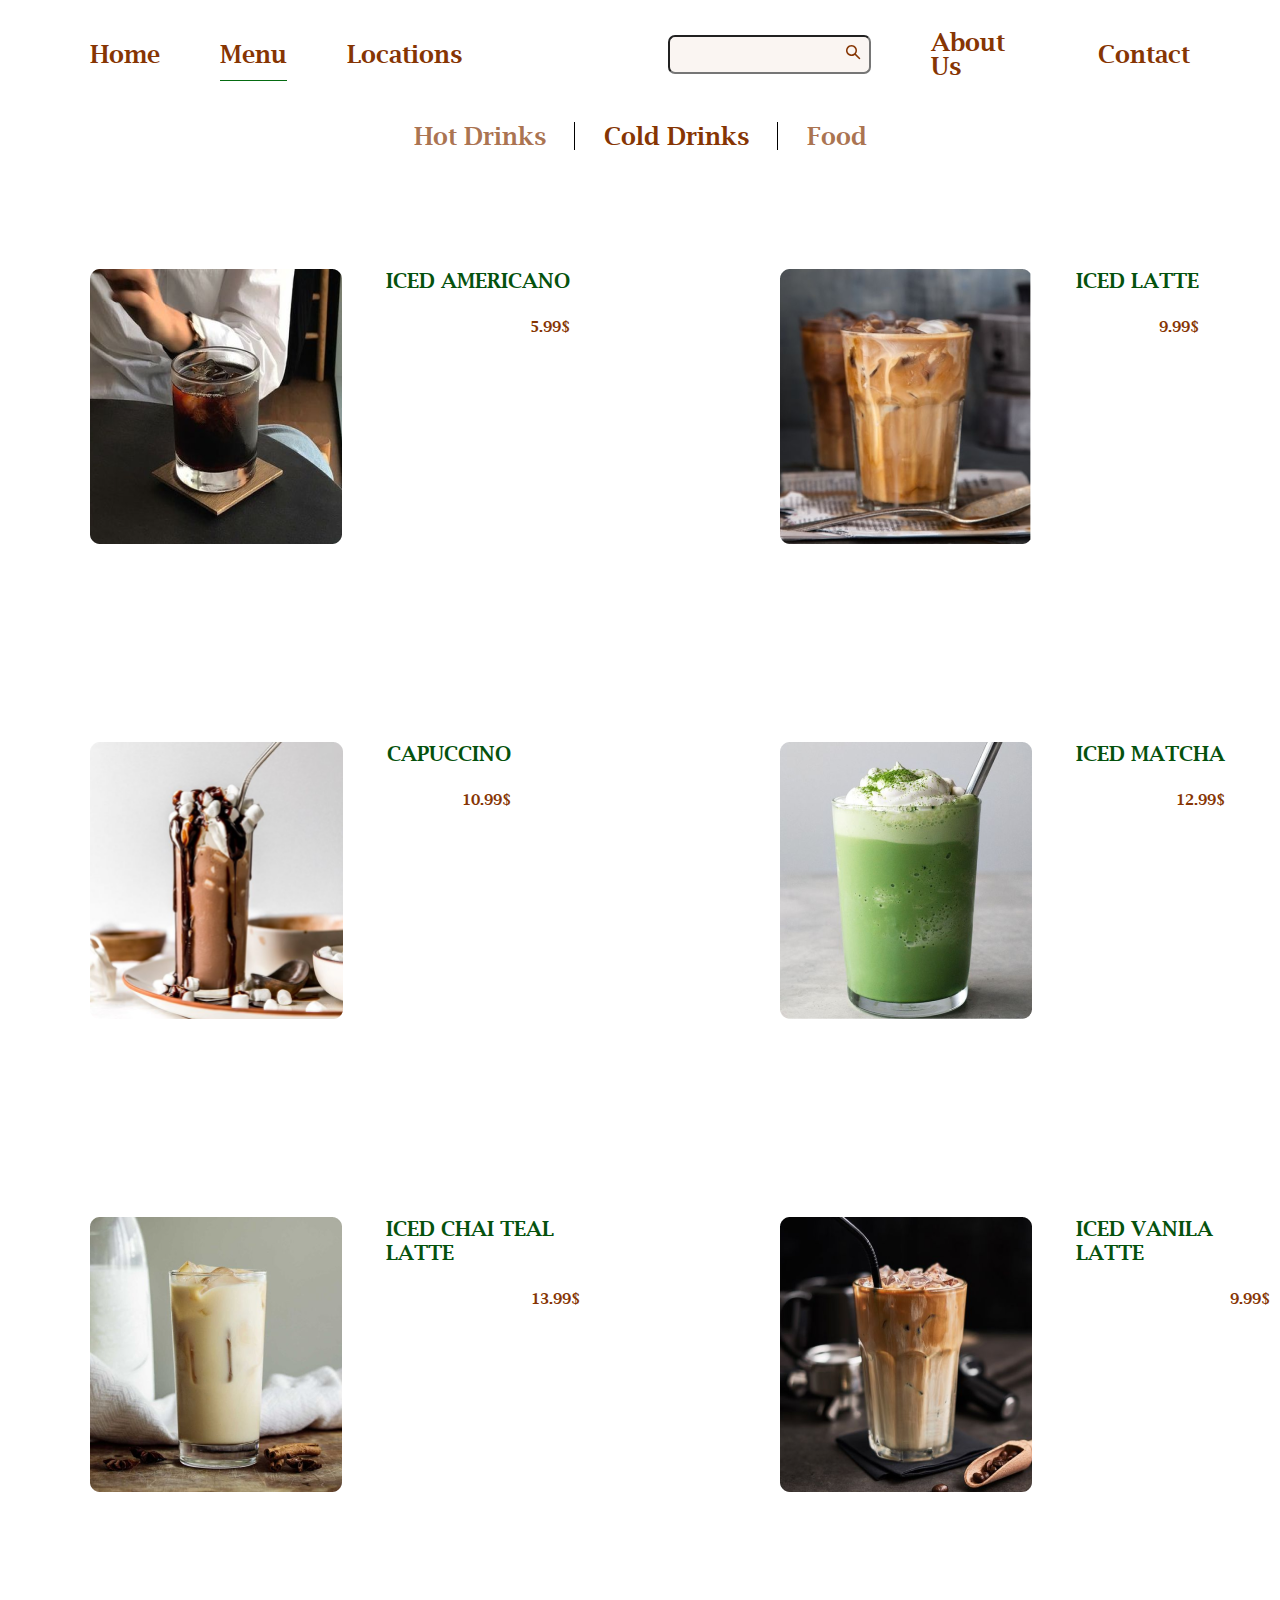
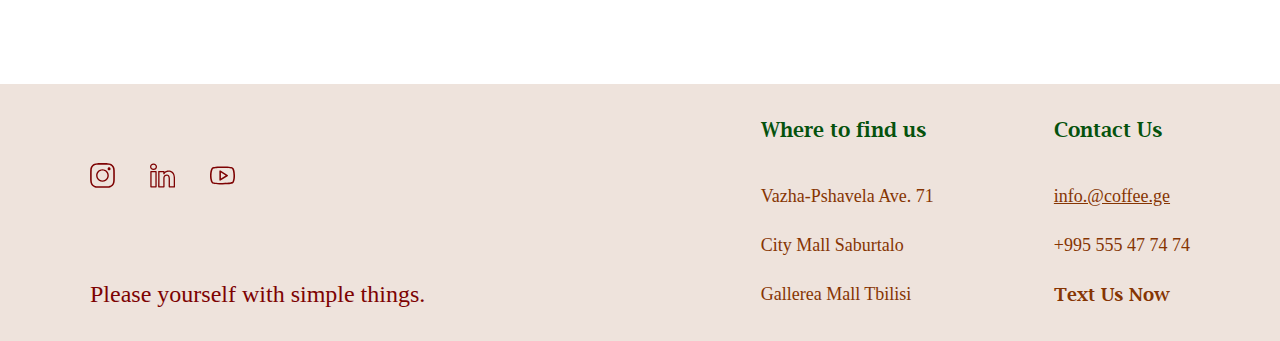
<file: static/page/menu-cold-drinks.html>
<!DOCTYPE html>
<html lang="en">

<head>
    <meta charset="UTF-8">
    <meta http-equiv="X-UA-Compatible" content="IE=edge">
    <meta name="viewport" content="width=device-width, initial-scale=1.0">
    <link rel="stylesheet" href="../css/reset.css">
    <link rel="stylesheet" href="../css/style.css">
    <title>Menu</title>
</head>

<body>
    <header>
        <div class="container">
            <nav>
                <ul>
                    <li><a href="../../index.html">home</a></li>
                    <li class="active-nav"><a href="menu-hot-drinks.html">menu</a></li>
                    <li><a href="location.html">locations</a></li>
                    <li>
                        <form>
                            <input type="text">
                            <button type="submit">
                                <svg width="15" height="15" viewBox="0 0 15 15" fill="none"
                                    xmlns="http://www.w3.org/2000/svg">
                                    <path
                                        d="M5.50003 1.07809e-08C6.52393 -6.40861e-05 7.52751 0.285684 8.39781 0.825075C9.2681 1.36447 9.97055 2.13608 10.4261 3.05306C10.8816 3.97004 11.0721 4.99597 10.9762 6.01536C10.8802 7.03475 10.5017 8.00712 9.88304 8.823L14.03 12.97C14.163 13.104 14.2405 13.2832 14.2472 13.4719C14.2538 13.6605 14.1891 13.8447 14.0659 13.9878C13.9427 14.1308 13.7701 14.2221 13.5825 14.2434C13.395 14.2648 13.2062 14.2147 13.054 14.103L12.97 14.03L8.82304 9.883C8.12761 10.4102 7.31671 10.7643 6.45736 10.9161C5.59801 11.0679 4.71487 11.0131 3.8809 10.7561C3.04694 10.4992 2.28609 10.0474 1.66122 9.43827C1.03635 8.82911 0.565403 8.08001 0.287285 7.25286C0.00916761 6.4257 -0.0681353 5.54424 0.0617636 4.6813C0.191662 3.81837 0.525034 2.99872 1.03433 2.2901C1.54363 1.58148 2.21424 1.00421 2.99075 0.606002C3.76726 0.207794 4.62738 7.20708e-05 5.50003 1.07809e-08ZM5.50003 1.5C4.43917 1.5 3.42175 1.92143 2.67161 2.67157C1.92146 3.42172 1.50003 4.43913 1.50003 5.5C1.50003 6.56087 1.92146 7.57828 2.67161 8.32843C3.42175 9.07857 4.43917 9.5 5.50003 9.5C6.5609 9.5 7.57832 9.07857 8.32846 8.32843C9.07861 7.57828 9.50004 6.56087 9.50004 5.5C9.50004 4.43913 9.07861 3.42172 8.32846 2.67157C7.57832 1.92143 6.5609 1.5 5.50003 1.5Z"
                                        fill="#863503" />
                                </svg>
                            </button>
                        </form>
                    </li>
                    <li><a href="about.html">about us</a></li>
                    <li ><a href="contact.html">contact</a></li>
                </ul>
            </nav>
        </div>
    </header>

    <main>
        <section class="menu-main-sec">
       <div class="category">
        <ul><li ><a  href="menu-hot-drinks.html">Hot Drinks</a></li>
        <li><a id="active" href="menu-cold-drinks.html">Cold Drinks</a> </li>
        <li><a href="food.html"> Food </a></li></ul>
       </div>
       <div class="container">
        <div class="h-drinks">
            <div class="drink">
                <img src="../Images/IcedAmericano.png" alt="IcedAmericano">
                <div class="price-name">
                    <span>ICED AMERICANO</span>
                    <span>5.99$</span>
                </div>
            </div>
            <div class="drink">
                <img src="../Images/icedLate.png" alt="ICED-LATTE">
                <div class="price-name">
                    <span>ICED LATTE</span>
                    <span>9.99$</span>
                </div>
            </div>

            
<div class="drink">
                <img src="../Images/IcedCapuccino.png" alt="iCED-CAPPUCINO">
                <div class="price-name">
                    <span>CAPUCCINO</span>
                    <span>10.99$</span>
                </div>
            </div>
            <div class="drink">
                <img src="../Images/IcedMatcha.png" alt="Iced-Matcha">
                <div class="price-name">
                    <span>ICED MATCHA</span>
                    <span>12.99$</span>
                </div>
            </div>

            <div class="drink">
                <img src="../Images/IcedChaiTeaLatte.png" alt="iced-Chai-teA-Latte">
                <div class="price-name">
                    <span>ICED CHAI TEAL LATTE</span>
                    <span>13.99$</span>
                </div>
            </div>

            <div class="drink">
                <img src="../Images/IcedVanilaLatte.png" alt="Iced-vanila-latte">
                <div class="price-name">
                    <span>ICED VANILA LATTE</span>
                    <span>9.99$</span>
                </div>
            </div>

            






        </div>
       </div>
      
</section>
    </main>
    
        <footer>
            <div class="container">
            <div class="footer-left-side">
                <div class="icons">
                    <a href="#"><svg width="25" height="25" viewBox="0 0 25 25" fill="none" xmlns="http://www.w3.org/2000/svg"><g clip-path="url(#clip0_1_54)">
                        <path d="M12.4756 0.0976562C15.8447 0.0976562 16.2598 0.12207 17.5781 0.170898C18.8721 0.219727 19.7754 0.439453 20.5811 0.756836C21.4111 1.07422 22.0947 1.48926 22.7783 2.17285C23.4619 2.85645 23.877 3.54004 24.1943 4.37012C24.5117 5.17578 24.7314 6.0791 24.7803 7.37305C24.8291 8.69141 24.8535 9.10645 24.8535 12.4756C24.8535 15.8447 24.8291 16.2598 24.7803 17.5781C24.7314 18.8721 24.5117 19.7754 24.1943 20.5811C23.877 21.4111 23.4619 22.0947 22.7783 22.7783C22.0947 23.4619 21.4111 23.877 20.5811 24.1943C19.7754 24.5117 18.8721 24.7314 17.5781 24.7803C16.2598 24.8291 15.8447 24.8535 12.4756 24.8535C9.10645 24.8535 8.69141 24.8291 7.37305 24.7803C6.0791 24.7314 5.17578 24.5117 4.37012 24.1943C3.54004 23.877 2.85645 23.4619 2.17285 22.7783C1.48926 22.0947 1.07422 21.4111 0.756836 20.5811C0.439453 19.7754 0.219727 18.8721 0.170898 17.5781C0.12207 16.2598 0.0976562 15.8447 0.0976562 12.4756C0.0976562 9.10645 0.12207 8.69141 0.170898 7.37305C0.219727 6.0791 0.439453 5.17578 0.756836 4.37012C1.07422 3.54004 1.48926 2.85645 2.17285 2.17285C2.85645 1.48926 3.54004 1.07422 4.37012 0.756836C5.17578 0.439453 6.0791 0.219727 7.37305 0.170898C8.69141 0.12207 9.10645 0.0976562 12.4756 0.0976562ZM12.4756 1.70898C8.95996 1.70898 8.54492 1.7334 7.17773 1.78223C5.9082 1.83105 5.2002 2.0752 4.73633 2.24609C3.54004 2.73438 2.73438 3.54004 2.24609 4.73633C2.0752 5.2002 1.83105 5.9082 1.78223 7.17773C1.7334 8.54492 1.70898 8.95996 1.70898 12.4756C1.70898 15.9912 1.7334 16.4062 1.78223 17.7734C1.83105 19.043 2.0752 19.751 2.24609 20.2148C2.73438 21.4111 3.54004 22.2168 4.73633 22.7051C5.2002 22.876 5.9082 23.1201 7.17773 23.1689C8.54492 23.2178 8.95996 23.2422 12.4756 23.2422C15.9912 23.2422 16.4062 23.2178 17.7734 23.1689C19.043 23.1201 19.751 22.876 20.2148 22.7051C21.4111 22.2168 22.2168 21.4111 22.7051 20.2148C22.876 19.751 23.1201 19.043 23.1689 17.7734C23.2178 16.4062 23.2422 15.9912 23.2422 12.4756C23.2422 8.95996 23.2178 8.54492 23.1689 7.17773C23.1201 5.9082 22.876 5.2002 22.7051 4.73633C22.2168 3.54004 21.4111 2.73438 20.2148 2.24609C19.751 2.0752 19.043 1.83105 17.7734 1.78223C16.4062 1.7334 15.9912 1.70898 12.4756 1.70898ZM12.4756 17.4316C15.21 17.4316 17.4316 15.21 17.4316 12.4756C17.4316 9.74121 15.21 7.51953 12.4756 7.51953C9.74121 7.51953 7.51953 9.74121 7.51953 12.4756C7.51953 15.21 9.74121 17.4316 12.4756 17.4316ZM12.4756 6.12793C15.9912 6.12793 18.8232 8.95996 18.8232 12.4756C18.8232 15.9912 15.9912 18.8232 12.4756 18.8232C8.95996 18.8232 6.12793 15.9912 6.12793 12.4756C6.12793 8.95996 8.95996 6.12793 12.4756 6.12793ZM20.5811 5.88379C20.5811 6.71387 19.8975 7.34863 19.0674 7.34863C18.2373 7.34863 17.6025 6.71387 17.6025 5.88379C17.6025 5.05371 18.2373 4.37012 19.0674 4.37012C19.8975 4.37012 20.5811 5.05371 20.5811 5.88379Z" fill="#7D0202"/><g clip-path="url(#clip1_1_54)">
                        <path d="M8.77344 5.4559H8.64945C8.64068 5.4559 8.63359 5.44881 8.63359 5.44004V5.24035C8.63359 5.17187 8.59827 5.17187 8.58661 5.17187C8.55525 5.17187 8.54192 5.19662 8.53759 5.20731C8.53555 5.21212 8.53459 5.22029 8.53459 5.2317V5.44016C8.53459 5.44893 8.5275 5.45602 8.51873 5.45602H8.39462C8.39041 5.45602 8.38633 5.45434 8.38332 5.45134C8.38032 5.44833 8.37864 5.44425 8.37876 5.44004C8.37876 5.43668 8.38044 5.10182 8.37876 5.06758C8.37852 5.06326 8.38008 5.05905 8.38308 5.05593C8.38609 5.0528 8.39017 5.051 8.39462 5.051H8.51873C8.5275 5.051 8.53459 5.05809 8.53459 5.06686V5.07623C8.55549 5.05761 8.58565 5.04223 8.63059 5.04223C8.72995 5.04223 8.7893 5.11095 8.7893 5.22606V5.44004C8.7893 5.44881 8.78221 5.4559 8.77344 5.4559ZM8.66531 5.42418L8.7577 5.42418V5.22605C8.7577 5.12933 8.71145 5.07395 8.63071 5.07395C8.57676 5.07395 8.55057 5.10086 8.53411 5.12549C8.53219 5.13198 8.52606 5.13678 8.51885 5.13678H8.51801C8.51224 5.13678 8.50696 5.13366 8.50419 5.12861C8.50203 5.12465 8.50155 5.12008 8.50299 5.11588V5.0826H8.41084C8.41168 5.1488 8.41084 5.36302 8.4106 5.42406H8.50287V5.23158C8.50287 5.2156 8.50455 5.20407 8.50816 5.1953C8.52209 5.16082 8.55141 5.14003 8.58649 5.14003C8.63648 5.14003 8.66519 5.17656 8.66519 5.24023V5.42418H8.66531L8.66531 5.42418ZM8.32601 5.4559H8.2019C8.19313 5.4559 8.18604 5.44881 8.18604 5.44004V5.06686C8.18604 5.05809 8.19313 5.051 8.2019 5.051H8.32601C8.33478 5.051 8.34187 5.05809 8.34187 5.06686V5.44004C8.34187 5.44881 8.33478 5.4559 8.32601 5.4559V5.4559ZM8.21776 5.42418H8.31015V5.08272H8.21776V5.42418L8.21776 5.42418ZM8.26402 5.03177L8.26317 5.03177C8.21427 5.03177 8.17871 4.99789 8.17871 4.95127C8.17871 4.90478 8.21488 4.8709 8.26486 4.8709C8.314 4.8709 8.34908 4.90382 8.35004 4.95091C8.35004 4.99789 8.31388 5.03177 8.26402 5.03177V5.03177ZM8.26486 4.90274C8.2323 4.90274 8.21043 4.92232 8.21043 4.9514C8.21043 4.97999 8.23206 5.00006 8.26318 5.00006H8.26402C8.29646 5.00006 8.31832 4.98047 8.31832 4.9514C8.31772 4.92196 8.2967 4.90274 8.26486 4.90274Z" fill="#7D0202"/></g></g><defs><clipPath id="clip0_1_54"><rect width="25" height="25" fill="white"/> </clipPath><clipPath id="clip1_1_54"> <rect width="0.610352" height="0.610352" fill="white" transform="translate(8.17871 4.8584)"/></clipPath></defs>
                        </svg></a>
                        <a href="#"><svg width="25" height="25" viewBox="0 0 25 25" fill="none" xmlns="http://www.w3.org/2000/svg">
                            <g clip-path="url(#clip0_1_52)">
                            <path d="M24.3602 24.4734H19.2815C18.9222 24.4734 18.6319 24.1831 18.6319 23.8238V15.6447C18.6319 12.8396 17.185 12.8396 16.7077 12.8396C15.4232 12.8396 14.877 13.8533 14.6998 14.2914C14.6161 14.4882 14.5767 14.8229 14.5767 15.2904V23.8288C14.5767 24.188 14.2864 24.4784 13.9272 24.4784H8.84352C8.67128 24.4784 8.50395 24.4095 8.38093 24.2865C8.2579 24.1635 8.18901 23.9961 8.19391 23.8238C8.19391 23.6861 8.26281 9.97051 8.19391 8.56794C8.18408 8.39077 8.24804 8.21853 8.37109 8.09058C8.49413 7.96262 8.66144 7.88879 8.8435 7.88879H13.9272C14.2864 7.88879 14.5768 8.17913 14.5768 8.53838V8.92224C15.4331 8.15945 16.6683 7.52952 18.5088 7.52952C22.5787 7.52952 25.0098 10.3445 25.0098 15.059V23.8238C25.0098 24.1831 24.7195 24.4734 24.3602 24.4734ZM19.9311 23.1742L23.7156 23.1741V15.059C23.7156 11.0973 21.8209 8.82866 18.5138 8.82866C16.3041 8.82866 15.2313 9.93103 14.5571 10.9399C14.4784 11.2056 14.2274 11.4025 13.9321 11.4025H13.8977C13.6614 11.4025 13.4449 11.2745 13.3317 11.0679C13.2432 10.9054 13.2234 10.7184 13.2825 10.5462V9.18303H9.5079C9.54235 11.8947 9.5079 20.6693 9.49806 23.1693H13.2776V15.2854C13.2776 14.6309 13.3465 14.1585 13.4941 13.7992C14.065 12.3868 15.2657 11.5354 16.7028 11.5354C18.75 11.5354 19.9262 13.0315 19.9262 15.6398V23.1742H19.9311L19.9311 23.1742ZM6.03349 24.4733H0.949828C0.590576 24.4733 0.300244 24.183 0.300244 23.8237V8.53833C0.300244 8.17908 0.590576 7.88872 0.949828 7.88872H6.03349C6.39274 7.88872 6.68308 8.17908 6.68308 8.53831V23.8237C6.68308 24.183 6.39274 24.4734 6.03349 24.4734V24.4733ZM1.59946 23.1742H5.38388V9.18789H1.59949V23.1741L1.59946 23.1742ZM3.49411 7.10129L3.45964 7.10127C1.45669 7.10127 0 5.71347 0 3.80402C0 1.89951 1.4813 0.511688 3.52854 0.511688C5.54133 0.511688 6.97836 1.8601 7.01774 3.78925C7.01774 5.71347 5.53645 7.10127 3.49411 7.10127V7.10129ZM3.52854 1.81584C2.19487 1.81584 1.29922 2.61801 1.29922 3.80898C1.29922 4.98022 2.18506 5.80207 3.45967 5.80207H3.49409C4.82285 5.80207 5.7185 4.9999 5.7185 3.80896C5.69389 2.60324 4.83269 1.81584 3.52854 1.81584Z" fill="#7D0202"/></g><defs><clipPath id="clip0_1_52"><rect width="25" height="25" fill="white"/></clipPath></defs>
                        </svg></a>
                        <a href="#"><svg width="25" height="25" viewBox="0 0 25 25" fill="none" xmlns="http://www.w3.org/2000/svg"><g clip-path="url(#clip0_1_58)">
                            <path d="M22.9673 4.63125C22.2899 4.14375 20.4024 3.49609 12.4934 3.49609C4.01806 3.49609 2.76064 4.23984 2.3571 4.4832C0.209448 5.77341 0.00554197 11.4855 -0.0131836 12.6437C0.0125976 14.1735 0.259863 19.2629 2.35556 20.5219C2.75832 20.7644 4.00869 21.5039 12.4934 21.5039C20.4075 21.5039 22.2927 20.8594 22.9673 20.3738C24.7977 19.057 25.0083 14.5223 25.0133 12.6238C25.0087 11.0973 24.8485 5.98635 22.9673 4.63127L22.9673 4.63125ZM22.0548 19.1059C21.7825 19.3019 20.2192 19.9414 12.4934 19.9414C5.02426 19.9414 3.45708 19.3617 3.16098 19.1832C2.40708 18.7308 1.61138 16.3297 1.5489 12.6394C1.61062 8.9574 2.41726 6.26951 3.16259 5.82263C3.45947 5.64333 5.03249 5.05896 12.4934 5.05896C20.2129 5.05896 21.7805 5.70273 22.0547 5.89961C22.7239 6.38164 23.4403 8.91914 23.4508 12.6289C23.4403 16.3969 22.7192 18.6277 22.0547 19.1059H22.0548ZM17.5883 11.8855L10.5587 7.5718C10.4402 7.50034 10.3048 7.46164 10.1665 7.45965C10.0281 7.45766 9.89169 7.49245 9.77118 7.56047C9.65056 7.6285 9.55018 7.72736 9.48031 7.84692C9.41044 7.96648 9.37359 8.10246 9.37353 8.24094V16.8698C9.37363 17.077 9.45597 17.2757 9.60246 17.4222C9.74895 17.5686 9.94761 17.651 10.1548 17.6511C10.297 17.6511 10.4365 17.6124 10.5583 17.539L17.588 13.2238C17.8223 13.082 17.9657 12.8285 17.9657 12.5546C17.9657 12.2808 17.8227 12.0265 17.5884 11.8855H17.5883ZM10.9364 15.4859V9.62412L15.6728 12.5546L10.9364 15.4859Z" fill="#7D0202"/></g><defs><clipPath id="clip0_1_58"><rect width="25" height="25" fill="white"/></clipPath></defs>
                        </svg></a>

                </div>
                <p>Please yourself with simple things.</p>
            </div>
            <div class="footer-right-side">
                <div class="location"><h2>Where to find us</h2>
                    <span>Vazha-Pshavela Ave. 71</span>
                    <span>City Mall Saburtalo</span>
                    <span>Gallerea Mall Tbilisi</span>
                </div>
                <address class="online-add">
                    <a  href="#">Contact Us</a>
                    <a class="email" href="mailto:info.@coffee.ge">info.@coffee.ge</a>
                    <a class="tel" href="tel:+995 555 47 74 74 ">+995 555 47 74 74 </a>
                    <a href="#">Text Us Now</a>
                </address>
            </div>
            </div>
        </footer>
    

</body>

</html>
</file>
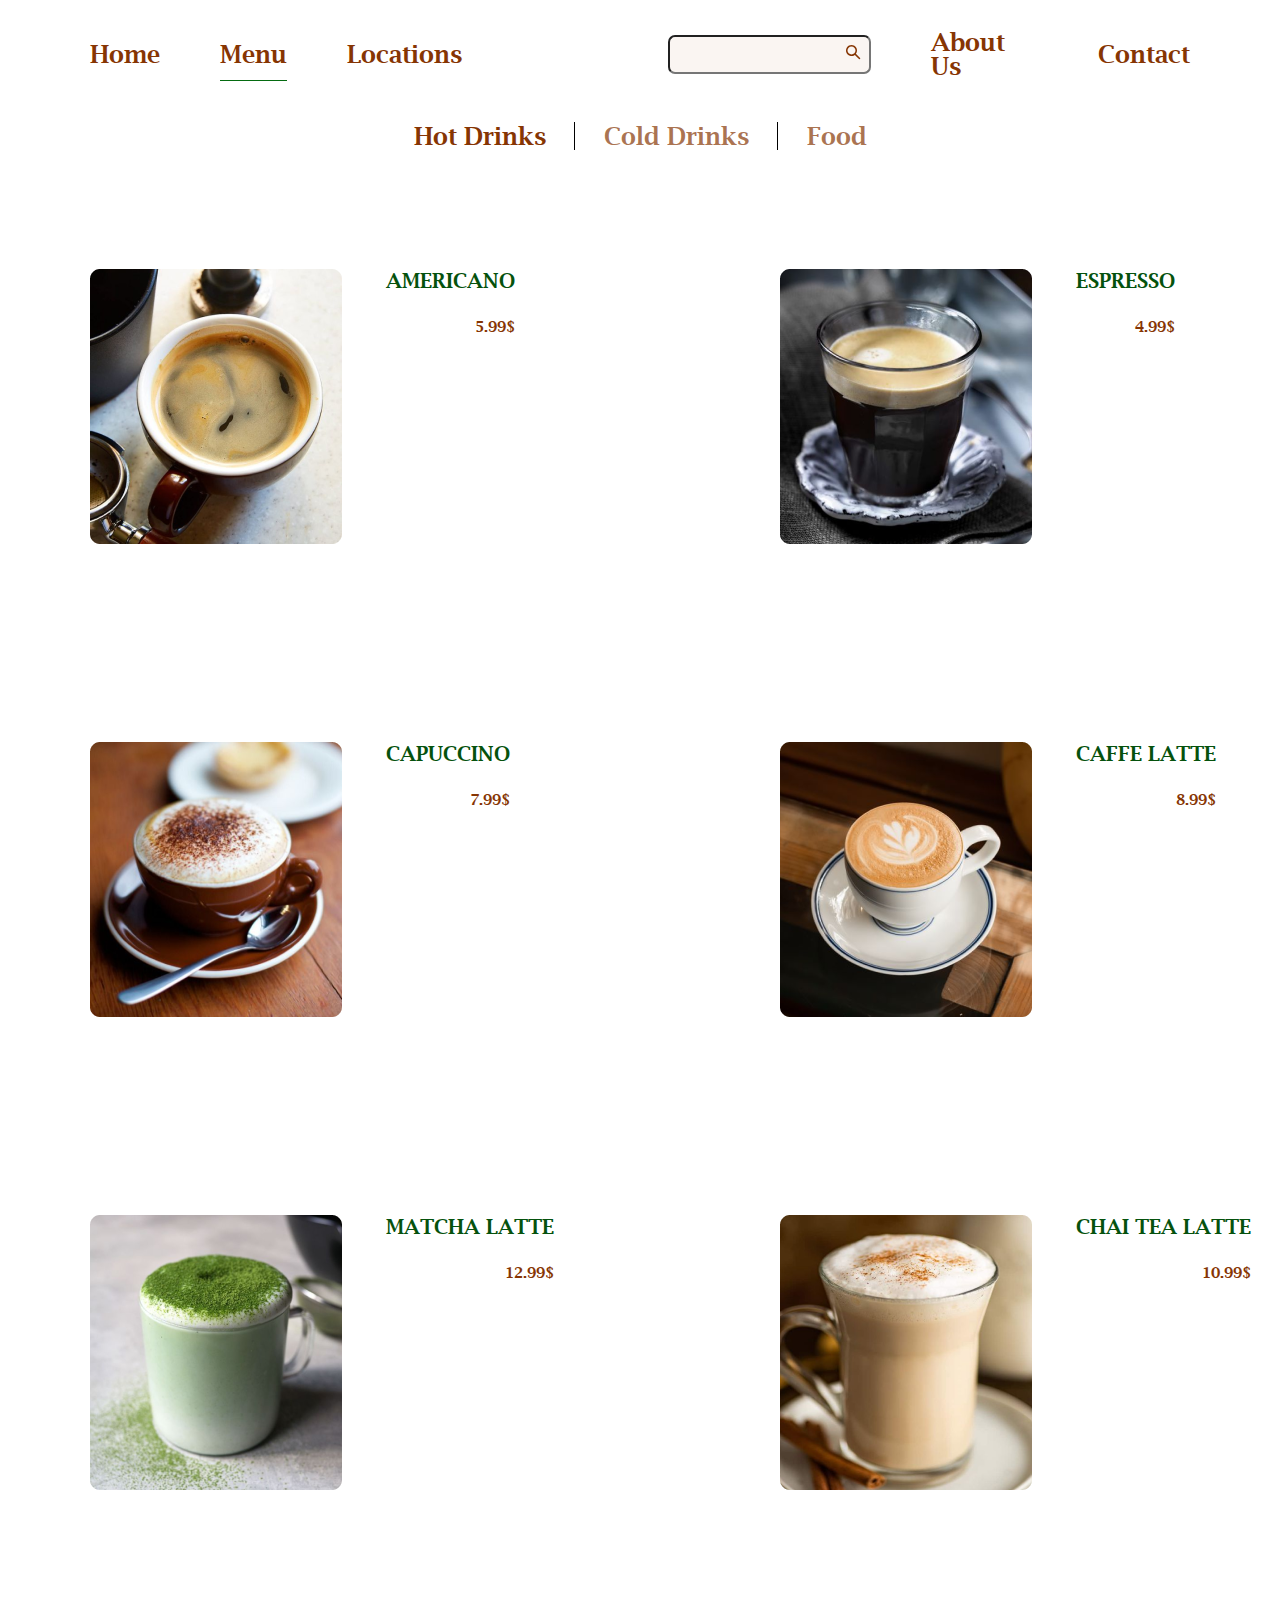
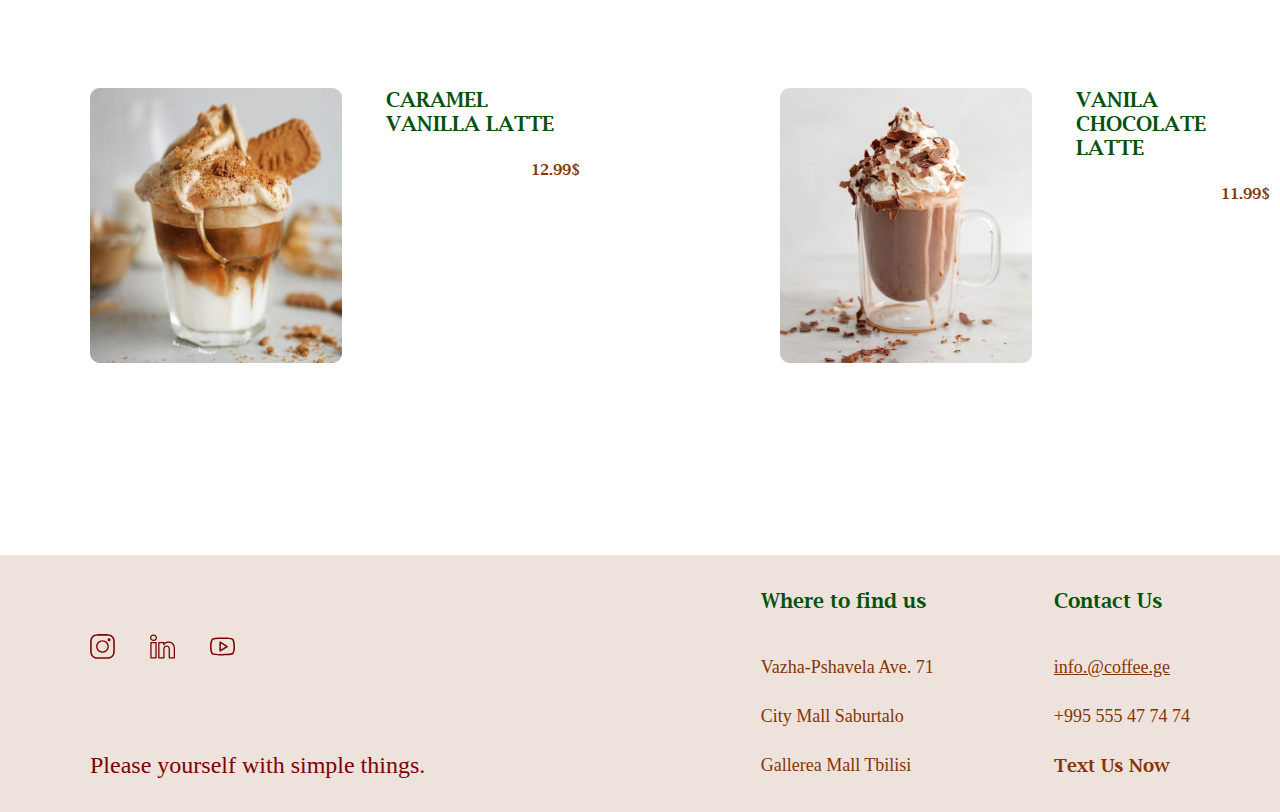
<file: static/page/menu-hot-drinks.html>
<!DOCTYPE html>
<html lang="en">

<head>
    <meta charset="UTF-8">
    <meta http-equiv="X-UA-Compatible" content="IE=edge">
    <meta name="viewport" content="width=device-width, initial-scale=1.0">
    <link rel="stylesheet" href="../css/reset.css">
    <link rel="stylesheet" href="../css/style.css">
    <title>Menu</title>
</head>

<body>
    <header>
        <div class="container">
            <nav>
                <ul>
                    <li><a href="../../index.html">home</a></li>
                    <li class="active-nav"><a href="menu-hot-drinks.html">menu</a></li>
                    <li><a href="location.html">locations</a></li>
                    <li>
                        <form>
                            <input type="text">
                            <button type="submit">
                                <svg width="15" height="15" viewBox="0 0 15 15" fill="none"
                                    xmlns="http://www.w3.org/2000/svg">
                                    <path
                                        d="M5.50003 1.07809e-08C6.52393 -6.40861e-05 7.52751 0.285684 8.39781 0.825075C9.2681 1.36447 9.97055 2.13608 10.4261 3.05306C10.8816 3.97004 11.0721 4.99597 10.9762 6.01536C10.8802 7.03475 10.5017 8.00712 9.88304 8.823L14.03 12.97C14.163 13.104 14.2405 13.2832 14.2472 13.4719C14.2538 13.6605 14.1891 13.8447 14.0659 13.9878C13.9427 14.1308 13.7701 14.2221 13.5825 14.2434C13.395 14.2648 13.2062 14.2147 13.054 14.103L12.97 14.03L8.82304 9.883C8.12761 10.4102 7.31671 10.7643 6.45736 10.9161C5.59801 11.0679 4.71487 11.0131 3.8809 10.7561C3.04694 10.4992 2.28609 10.0474 1.66122 9.43827C1.03635 8.82911 0.565403 8.08001 0.287285 7.25286C0.00916761 6.4257 -0.0681353 5.54424 0.0617636 4.6813C0.191662 3.81837 0.525034 2.99872 1.03433 2.2901C1.54363 1.58148 2.21424 1.00421 2.99075 0.606002C3.76726 0.207794 4.62738 7.20708e-05 5.50003 1.07809e-08ZM5.50003 1.5C4.43917 1.5 3.42175 1.92143 2.67161 2.67157C1.92146 3.42172 1.50003 4.43913 1.50003 5.5C1.50003 6.56087 1.92146 7.57828 2.67161 8.32843C3.42175 9.07857 4.43917 9.5 5.50003 9.5C6.5609 9.5 7.57832 9.07857 8.32846 8.32843C9.07861 7.57828 9.50004 6.56087 9.50004 5.5C9.50004 4.43913 9.07861 3.42172 8.32846 2.67157C7.57832 1.92143 6.5609 1.5 5.50003 1.5Z"
                                        fill="#863503" />
                                </svg>
                            </button>
                        </form>
                    </li>
                    <li><a href="about.html">about us</a></li>
                    <li ><a href="contact.html">contact</a></li>
                </ul>
            </nav>
        </div>
    </header>

    <main>
        <section class="menu-main-sec">
       <div class="category">
        <ul><li ><a id="active" href="menu-hot-drinks.html">Hot Drinks</a></li>
        <li><a href="menu-cold-drinks.html">Cold Drinks</a> </li>
        <li><a href="food.html"> Food </a></li></ul>
       </div>
       <div class="container">
        <div class="h-drinks">
            <div class="drink">
                <img src="../Images/Americano.png" alt="Americano">
                <div class="price-name">
                    <span>AMERICANO</span>
                    <span>5.99$</span>
                </div>
            </div>
            <div class="drink">
                <img src="../Images/Espresso.png" alt="Americano">
                <div class="price-name">
                    <span>ESPRESSO</span>
                    <span>4.99$</span>
                </div>
            </div>

            
<div class="drink">
                <img src="../Images/Capuccion.png" alt="Americano">
                <div class="price-name">
                    <span>CAPUCCINO</span>
                    <span>7.99$</span>
                </div>
            </div>
            <div class="drink">
                <img src="../Images/CAFFE LATTE.png" alt="Americano">
                <div class="price-name">
                    <span>CAFFE LATTE</span>
                    <span>8.99$</span>
                </div>
            </div>

            <div class="drink">
                <img src="../Images/Matacha-latte.png" alt="MATCHA-LATTE">
                <div class="price-name">
                    <span>MATCHA LATTE</span>
                    <span>12.99$</span>
                </div>
            </div>

            <div class="drink">
                <img src="../Images/Chai-Tea-Latte.png" alt="chai-tea-latte">
                <div class="price-name">
                    <span>CHAI TEA LATTE</span>
                    <span>10.99$</span>
                </div>
            </div>

            <div class="drink">
                <img src="../Images/Caramel-vanila.png" alt="CARAMEL-VANILLA-LATTE">
                <div class="price-name">
                    <span>CARAMEL VANILLA LATTE</span>
                    <span>12.99$</span>
                </div>
            </div>


            <div class="drink">
                <img src="../Images/vanila-choclate-late.png" alt="vanila-chocolate-late">
                <div class="price-name">
                    <span>VANILA CHOCOLATE LATTE</span>
                    <span>11.99$</span>
                </div>
            </div>






        </div>
       </div>
      
</section>
    </main>
    
        <footer>
            <div class="container">
            <div class="footer-left-side">
                <div class="icons">
                    <a href="#"><svg width="25" height="25" viewBox="0 0 25 25" fill="none" xmlns="http://www.w3.org/2000/svg"><g clip-path="url(#clip0_1_54)">
                        <path d="M12.4756 0.0976562C15.8447 0.0976562 16.2598 0.12207 17.5781 0.170898C18.8721 0.219727 19.7754 0.439453 20.5811 0.756836C21.4111 1.07422 22.0947 1.48926 22.7783 2.17285C23.4619 2.85645 23.877 3.54004 24.1943 4.37012C24.5117 5.17578 24.7314 6.0791 24.7803 7.37305C24.8291 8.69141 24.8535 9.10645 24.8535 12.4756C24.8535 15.8447 24.8291 16.2598 24.7803 17.5781C24.7314 18.8721 24.5117 19.7754 24.1943 20.5811C23.877 21.4111 23.4619 22.0947 22.7783 22.7783C22.0947 23.4619 21.4111 23.877 20.5811 24.1943C19.7754 24.5117 18.8721 24.7314 17.5781 24.7803C16.2598 24.8291 15.8447 24.8535 12.4756 24.8535C9.10645 24.8535 8.69141 24.8291 7.37305 24.7803C6.0791 24.7314 5.17578 24.5117 4.37012 24.1943C3.54004 23.877 2.85645 23.4619 2.17285 22.7783C1.48926 22.0947 1.07422 21.4111 0.756836 20.5811C0.439453 19.7754 0.219727 18.8721 0.170898 17.5781C0.12207 16.2598 0.0976562 15.8447 0.0976562 12.4756C0.0976562 9.10645 0.12207 8.69141 0.170898 7.37305C0.219727 6.0791 0.439453 5.17578 0.756836 4.37012C1.07422 3.54004 1.48926 2.85645 2.17285 2.17285C2.85645 1.48926 3.54004 1.07422 4.37012 0.756836C5.17578 0.439453 6.0791 0.219727 7.37305 0.170898C8.69141 0.12207 9.10645 0.0976562 12.4756 0.0976562ZM12.4756 1.70898C8.95996 1.70898 8.54492 1.7334 7.17773 1.78223C5.9082 1.83105 5.2002 2.0752 4.73633 2.24609C3.54004 2.73438 2.73438 3.54004 2.24609 4.73633C2.0752 5.2002 1.83105 5.9082 1.78223 7.17773C1.7334 8.54492 1.70898 8.95996 1.70898 12.4756C1.70898 15.9912 1.7334 16.4062 1.78223 17.7734C1.83105 19.043 2.0752 19.751 2.24609 20.2148C2.73438 21.4111 3.54004 22.2168 4.73633 22.7051C5.2002 22.876 5.9082 23.1201 7.17773 23.1689C8.54492 23.2178 8.95996 23.2422 12.4756 23.2422C15.9912 23.2422 16.4062 23.2178 17.7734 23.1689C19.043 23.1201 19.751 22.876 20.2148 22.7051C21.4111 22.2168 22.2168 21.4111 22.7051 20.2148C22.876 19.751 23.1201 19.043 23.1689 17.7734C23.2178 16.4062 23.2422 15.9912 23.2422 12.4756C23.2422 8.95996 23.2178 8.54492 23.1689 7.17773C23.1201 5.9082 22.876 5.2002 22.7051 4.73633C22.2168 3.54004 21.4111 2.73438 20.2148 2.24609C19.751 2.0752 19.043 1.83105 17.7734 1.78223C16.4062 1.7334 15.9912 1.70898 12.4756 1.70898ZM12.4756 17.4316C15.21 17.4316 17.4316 15.21 17.4316 12.4756C17.4316 9.74121 15.21 7.51953 12.4756 7.51953C9.74121 7.51953 7.51953 9.74121 7.51953 12.4756C7.51953 15.21 9.74121 17.4316 12.4756 17.4316ZM12.4756 6.12793C15.9912 6.12793 18.8232 8.95996 18.8232 12.4756C18.8232 15.9912 15.9912 18.8232 12.4756 18.8232C8.95996 18.8232 6.12793 15.9912 6.12793 12.4756C6.12793 8.95996 8.95996 6.12793 12.4756 6.12793ZM20.5811 5.88379C20.5811 6.71387 19.8975 7.34863 19.0674 7.34863C18.2373 7.34863 17.6025 6.71387 17.6025 5.88379C17.6025 5.05371 18.2373 4.37012 19.0674 4.37012C19.8975 4.37012 20.5811 5.05371 20.5811 5.88379Z" fill="#7D0202"/><g clip-path="url(#clip1_1_54)">
                        <path d="M8.77344 5.4559H8.64945C8.64068 5.4559 8.63359 5.44881 8.63359 5.44004V5.24035C8.63359 5.17187 8.59827 5.17187 8.58661 5.17187C8.55525 5.17187 8.54192 5.19662 8.53759 5.20731C8.53555 5.21212 8.53459 5.22029 8.53459 5.2317V5.44016C8.53459 5.44893 8.5275 5.45602 8.51873 5.45602H8.39462C8.39041 5.45602 8.38633 5.45434 8.38332 5.45134C8.38032 5.44833 8.37864 5.44425 8.37876 5.44004C8.37876 5.43668 8.38044 5.10182 8.37876 5.06758C8.37852 5.06326 8.38008 5.05905 8.38308 5.05593C8.38609 5.0528 8.39017 5.051 8.39462 5.051H8.51873C8.5275 5.051 8.53459 5.05809 8.53459 5.06686V5.07623C8.55549 5.05761 8.58565 5.04223 8.63059 5.04223C8.72995 5.04223 8.7893 5.11095 8.7893 5.22606V5.44004C8.7893 5.44881 8.78221 5.4559 8.77344 5.4559ZM8.66531 5.42418L8.7577 5.42418V5.22605C8.7577 5.12933 8.71145 5.07395 8.63071 5.07395C8.57676 5.07395 8.55057 5.10086 8.53411 5.12549C8.53219 5.13198 8.52606 5.13678 8.51885 5.13678H8.51801C8.51224 5.13678 8.50696 5.13366 8.50419 5.12861C8.50203 5.12465 8.50155 5.12008 8.50299 5.11588V5.0826H8.41084C8.41168 5.1488 8.41084 5.36302 8.4106 5.42406H8.50287V5.23158C8.50287 5.2156 8.50455 5.20407 8.50816 5.1953C8.52209 5.16082 8.55141 5.14003 8.58649 5.14003C8.63648 5.14003 8.66519 5.17656 8.66519 5.24023V5.42418H8.66531L8.66531 5.42418ZM8.32601 5.4559H8.2019C8.19313 5.4559 8.18604 5.44881 8.18604 5.44004V5.06686C8.18604 5.05809 8.19313 5.051 8.2019 5.051H8.32601C8.33478 5.051 8.34187 5.05809 8.34187 5.06686V5.44004C8.34187 5.44881 8.33478 5.4559 8.32601 5.4559V5.4559ZM8.21776 5.42418H8.31015V5.08272H8.21776V5.42418L8.21776 5.42418ZM8.26402 5.03177L8.26317 5.03177C8.21427 5.03177 8.17871 4.99789 8.17871 4.95127C8.17871 4.90478 8.21488 4.8709 8.26486 4.8709C8.314 4.8709 8.34908 4.90382 8.35004 4.95091C8.35004 4.99789 8.31388 5.03177 8.26402 5.03177V5.03177ZM8.26486 4.90274C8.2323 4.90274 8.21043 4.92232 8.21043 4.9514C8.21043 4.97999 8.23206 5.00006 8.26318 5.00006H8.26402C8.29646 5.00006 8.31832 4.98047 8.31832 4.9514C8.31772 4.92196 8.2967 4.90274 8.26486 4.90274Z" fill="#7D0202"/></g></g><defs><clipPath id="clip0_1_54"><rect width="25" height="25" fill="white"/> </clipPath><clipPath id="clip1_1_54"> <rect width="0.610352" height="0.610352" fill="white" transform="translate(8.17871 4.8584)"/></clipPath></defs>
                        </svg></a>
                        <a href="#"><svg width="25" height="25" viewBox="0 0 25 25" fill="none" xmlns="http://www.w3.org/2000/svg">
                            <g clip-path="url(#clip0_1_52)">
                            <path d="M24.3602 24.4734H19.2815C18.9222 24.4734 18.6319 24.1831 18.6319 23.8238V15.6447C18.6319 12.8396 17.185 12.8396 16.7077 12.8396C15.4232 12.8396 14.877 13.8533 14.6998 14.2914C14.6161 14.4882 14.5767 14.8229 14.5767 15.2904V23.8288C14.5767 24.188 14.2864 24.4784 13.9272 24.4784H8.84352C8.67128 24.4784 8.50395 24.4095 8.38093 24.2865C8.2579 24.1635 8.18901 23.9961 8.19391 23.8238C8.19391 23.6861 8.26281 9.97051 8.19391 8.56794C8.18408 8.39077 8.24804 8.21853 8.37109 8.09058C8.49413 7.96262 8.66144 7.88879 8.8435 7.88879H13.9272C14.2864 7.88879 14.5768 8.17913 14.5768 8.53838V8.92224C15.4331 8.15945 16.6683 7.52952 18.5088 7.52952C22.5787 7.52952 25.0098 10.3445 25.0098 15.059V23.8238C25.0098 24.1831 24.7195 24.4734 24.3602 24.4734ZM19.9311 23.1742L23.7156 23.1741V15.059C23.7156 11.0973 21.8209 8.82866 18.5138 8.82866C16.3041 8.82866 15.2313 9.93103 14.5571 10.9399C14.4784 11.2056 14.2274 11.4025 13.9321 11.4025H13.8977C13.6614 11.4025 13.4449 11.2745 13.3317 11.0679C13.2432 10.9054 13.2234 10.7184 13.2825 10.5462V9.18303H9.5079C9.54235 11.8947 9.5079 20.6693 9.49806 23.1693H13.2776V15.2854C13.2776 14.6309 13.3465 14.1585 13.4941 13.7992C14.065 12.3868 15.2657 11.5354 16.7028 11.5354C18.75 11.5354 19.9262 13.0315 19.9262 15.6398V23.1742H19.9311L19.9311 23.1742ZM6.03349 24.4733H0.949828C0.590576 24.4733 0.300244 24.183 0.300244 23.8237V8.53833C0.300244 8.17908 0.590576 7.88872 0.949828 7.88872H6.03349C6.39274 7.88872 6.68308 8.17908 6.68308 8.53831V23.8237C6.68308 24.183 6.39274 24.4734 6.03349 24.4734V24.4733ZM1.59946 23.1742H5.38388V9.18789H1.59949V23.1741L1.59946 23.1742ZM3.49411 7.10129L3.45964 7.10127C1.45669 7.10127 0 5.71347 0 3.80402C0 1.89951 1.4813 0.511688 3.52854 0.511688C5.54133 0.511688 6.97836 1.8601 7.01774 3.78925C7.01774 5.71347 5.53645 7.10127 3.49411 7.10127V7.10129ZM3.52854 1.81584C2.19487 1.81584 1.29922 2.61801 1.29922 3.80898C1.29922 4.98022 2.18506 5.80207 3.45967 5.80207H3.49409C4.82285 5.80207 5.7185 4.9999 5.7185 3.80896C5.69389 2.60324 4.83269 1.81584 3.52854 1.81584Z" fill="#7D0202"/></g><defs><clipPath id="clip0_1_52"><rect width="25" height="25" fill="white"/></clipPath></defs>
                        </svg></a>
                        <a href="#"><svg width="25" height="25" viewBox="0 0 25 25" fill="none" xmlns="http://www.w3.org/2000/svg"><g clip-path="url(#clip0_1_58)">
                            <path d="M22.9673 4.63125C22.2899 4.14375 20.4024 3.49609 12.4934 3.49609C4.01806 3.49609 2.76064 4.23984 2.3571 4.4832C0.209448 5.77341 0.00554197 11.4855 -0.0131836 12.6437C0.0125976 14.1735 0.259863 19.2629 2.35556 20.5219C2.75832 20.7644 4.00869 21.5039 12.4934 21.5039C20.4075 21.5039 22.2927 20.8594 22.9673 20.3738C24.7977 19.057 25.0083 14.5223 25.0133 12.6238C25.0087 11.0973 24.8485 5.98635 22.9673 4.63127L22.9673 4.63125ZM22.0548 19.1059C21.7825 19.3019 20.2192 19.9414 12.4934 19.9414C5.02426 19.9414 3.45708 19.3617 3.16098 19.1832C2.40708 18.7308 1.61138 16.3297 1.5489 12.6394C1.61062 8.9574 2.41726 6.26951 3.16259 5.82263C3.45947 5.64333 5.03249 5.05896 12.4934 5.05896C20.2129 5.05896 21.7805 5.70273 22.0547 5.89961C22.7239 6.38164 23.4403 8.91914 23.4508 12.6289C23.4403 16.3969 22.7192 18.6277 22.0547 19.1059H22.0548ZM17.5883 11.8855L10.5587 7.5718C10.4402 7.50034 10.3048 7.46164 10.1665 7.45965C10.0281 7.45766 9.89169 7.49245 9.77118 7.56047C9.65056 7.6285 9.55018 7.72736 9.48031 7.84692C9.41044 7.96648 9.37359 8.10246 9.37353 8.24094V16.8698C9.37363 17.077 9.45597 17.2757 9.60246 17.4222C9.74895 17.5686 9.94761 17.651 10.1548 17.6511C10.297 17.6511 10.4365 17.6124 10.5583 17.539L17.588 13.2238C17.8223 13.082 17.9657 12.8285 17.9657 12.5546C17.9657 12.2808 17.8227 12.0265 17.5884 11.8855H17.5883ZM10.9364 15.4859V9.62412L15.6728 12.5546L10.9364 15.4859Z" fill="#7D0202"/></g><defs><clipPath id="clip0_1_58"><rect width="25" height="25" fill="white"/></clipPath></defs>
                        </svg></a>

                </div>
                <p>Please yourself with simple things.</p>
            </div>
            <div class="footer-right-side">
                <div class="location"><h2>Where to find us</h2>
                    <span>Vazha-Pshavela Ave. 71</span>
                    <span>City Mall Saburtalo</span>
                    <span>Gallerea Mall Tbilisi</span>
                </div>
                <address class="online-add">
                    <a  href="#">Contact Us</a>
                    <a class="email" href="mailto:info.@coffee.ge">info.@coffee.ge</a>
                    <a class="tel" href="tel:+995 555 47 74 74 ">+995 555 47 74 74 </a>
                    <a href="#">Text Us Now</a>
                </address>
            </div>
            </div>
        </footer>
    

</body>

</html>
</file>
<file: static/css/style.css>
@font-face {
    font-family:'lucidabrightdemibold' ;
    src: url(../font/lucidabrightdemibold.ttf);
}
@font-face {
    font-family:'lucidabrightregular' ;
    src: url(../font/LUCIDA.ttf);
}
@font-face {
    font-family:"lato-regular" ;
    src: url(../font/Lato-Regular.ttf);
}


:root {
    --main-color: #863503;
    --title-color: #05520D;
    --input-color: #7D0202;
    --product-category-color:#863503B2;

    --size-24: 24px;
    --size-28: 28px;
    --size-18:18px;
    /* --fw-bold: 600; */
    --main-ff-bold:'lucidabrightdemibold' ;
    --main-ff-regular:'lucidabrightregular';
    --submit--ff-regular:"lato-regular" ;

}

.active-nav {
    border-bottom: 1px solid #056B11;
}

.page-title {
    font-size: var(--size-28);
    color: var(--title-color);
    /* font-weight: var(--fw-bold); */
    text-transform: capitalize;
    font-family: var(--main-ff-bold);
}

.text-center {
    text-align: center;
}

.text-right {
    text-align: right;
}

.container {
    max-width: 1100px;
    width: 90%;
    margin: 0 auto;
}

nav {
    padding: 30px 0;
}

ul {
    display: flex;
    gap: 60px;
    align-items: center;
}

li:nth-child(4) {
    margin-left: 145px;
}

header a {
    text-decoration: none;
    text-transform: capitalize;
    color: var(--main-color);
    font-size: var(--size-24);
    /* font-weight: var(--fw-bold); */
    font-family: var(--main-ff-bold);
}

header form input {
    background-color: rgba(210, 158, 126, 0.1);
    border-radius: 7px;
    padding: 10px 11px;
}

header form {
    position: relative;
}

header form button {
    position: absolute;
    right: 10px;
    top: 50%;
    transform: translateY(-50%);
    cursor: pointer;
}

header li {
    padding-bottom: 14px;
}

header li:not(:nth-child(4)):hover {
    border-bottom: 1px solid #056B11;
}

.contact-page-title p {
    color: var(--main-color);
    margin-top: 30px;
    font-family: var(--main-ff-bold);
}

.contact-page-title {
    margin-bottom: 100px;
}

.form-wrapper input,
.form-wrapper textarea {

    border-radius: 20px;
    border: 1px solid var(--main-color);
    padding: 20px 40px;
}

.form-wrapper input::placeholder,
.form-wrapper textarea::placeholder {
    color: var(--input-color);
    font-family: var(--main-ff-bold);
}

.form-wrapper {
    display: grid;
    grid-template-columns: repeat(2, 1fr);
    grid-gap: 20px;
}

.form-wrapper textarea {
    grid-column: 1/3;
    resize: none;
}

.form-wrapper span{
    margin-left: 80%;
    font-family: var(--main-ff-bold);
    line-height: 20px;
    color: var(--main-color);
    grid-column: 2/3;
    margin-bottom: 26px;
}

.submit-button {
    justify-self: end;
    grid-column: 2/3;
    font-family: var(--submit--ff-regular);
    border: 1px solid var(--title-color);
    color:black;
    text-align: center;
    padding-top: 9px;
    border-radius: 43px;
    line-height: 19.2px;
    width: 149px;
    height: 39px;
    cursor: pointer; 
}

.contact-sec{
    margin-bottom: 203px;
}

/* Footer */

footer{
    background: rgba(183, 138, 109, 0.24);
    padding: 36px 0 33px 0;
    height: 257px;
    width: 100%;
    display: flex;
    justify-content: space-between;
}

footer > .container{
    display: flex;justify-content: space-between;
}


.icons{
    display: flex;
    column-gap: 35px;
    margin: 43px 0 66px 0;
    width: 145px;
}

.footer-left-side{
    display: flex;
    justify-content: space-between;
    flex-direction: column;
}

.location-sec{
    padding-bottom: 204px;
}

.footer-left-side > p{
    font-family: var(--main-ff-regular);
font-size: 24px;
line-height: var(--size-28);
color: var(--input-color);

}
.footer-right-side{
    display: flex;
    column-gap: 120px;
}
.location, footer  address {
    display: flex;
    row-gap: 28px;
    flex-direction: column;
}
.location > h2,address > a:nth-child(1){
    font-family: var(--main-ff-bold);
    font-size: 20px;
    color: var(--title-color);
    text-decoration: none;
    margin-bottom: 18px;
}

iframe{
    margin: 0 auto;
    display: block;
    border-radius: 12px;
}

 
.location >span, address > a:nth-child(n+2){

    display: block;
    font-family: var(--main-ff-regular);
    color: var(--main-color);
    font-size: 18px;
    line-height: 21px;
}

.email{
text-decoration: underline;
}
    


footer address > a:nth-child(4){
    font-family: var(--main-ff-bold);
}


/* address > a{
    display: block;
} */


/* Location */

.loc-info > h1{
    font-family: var(--main-ff-bold);
    font-size: var(--size-28);
    line-height: --32px;
    color: var(--title-color);
    text-align: center;
}

.locations{
    max-width:calc(1440px - 248px - 248px) ;
    margin: 109px auto;
    width: 90%;
    display: flex;
    justify-content: space-between;
}
.locations  span, .working-time > time{
font-size: var(--size-18);
line-height: 21px;
/* display: block; */
}

.locations address > span{
     font-family: var(--main-ff-bold);
     color: var(--input-color);
}

.info > span, .working-time > time {
    color: var(--main-color);
font-family: var(--main-ff-regular);
}

.info, .working-time, .locations address {
    display: flex;
   flex-direction: column;
   row-gap: var(--size-24);
}


/* About */

.about-main-section{
    max-width: calc(1440px - 187px - 175px);
    width: 90%;
    margin: 125px auto;
}

.about-main-section h2 {
    font-family: var(--main-ff-bold);
font-size: var(--size-28);
line-height: 33px;
color: var(--title-color);
}

.about-main-section p {
    font-family:var(--main-ff-regular);
font-size: var(--size-24);
line-height: 42px;
color: var(--main-color);
}
.our-history h2{
    margin-bottom: 75px;
    margin-left: 30px;
}
.our-history > img, .our-vision  img, .our-mission img{
    vertical-align: top;
    width: 473px;
}
.our-history p, .our-vision p, .our-mission p, .miss-img-para p  {
    margin-top: 50px;
}
.hist-img-para, .mis-img-para{
    display: flex;
    column-gap: 73px;
    margin-top: 75px;
}

.our-vision h2{
    margin-left: 85%;
    margin-top: 140px;
}

.vis-img-para{
    display: flex;
    column-gap: 129px;
    flex-direction: row-reverse;
}

.our-mission{
    margin-top: 160px;
}

/* Feedback */

.feedback-info > h1{
    font-family: var(--main-ff-bold);
font-size: var(--size-28);
line-height: 33px;
color: var(--title-color);
text-align: center;
margin-bottom: 32px;
}

.feedback-info > p{
    font-family: var(--main-ff-bold);
line-height: var(--size-18);
color: var(--main-color);
text-align: center;
}

.feedback-info  p:nth-of-type(4){
    margin: 40px 0 60px 0;
}

.feedback-info > img{
    margin: 120px auto;
    display: block;
}

.feedback-sec{
    padding: 50px 0 200px 0;
}


/* Home */
.main-home-section{
    background: rgba(134, 53, 3, 0.07);
    padding-left:150px;

}

.home-inner-container{
    display: flex;
    column-gap: 64px;
    padding-bottom: 137px;
}

.home-inner-container p:nth-child(3){
    margin-top: 90px;
}

.home-text > h1{
margin: 107px 0 47px 0;
font-family: var(--main-ff-bold);
font-size: 54px;
line-height: 64px;
color: var(--main-color);
}

.home-text > p{
    font-family: var(--main-ff-regular);
font-size: var(--size-24);
line-height: var(--size-24);
color: var(--main-color);
}

.products h2 {
    border-bottom: 1px solid var(--title-color);
    font-family: var(--main-ff-bold);
font-size:32px;
line-height: 38px;
color: var(--main-color);
padding-bottom: var(--size-18);
display: inline-block;
}

.products{
    margin-top: 126px;
}
.cards{
    max-width: calc(1440px - 169px - 166px);
    width: 90%;
    margin: 89px auto;
    display: flex;
    justify-content: space-between;
}

.card{
    width: 268px;
}

.card > img:hover{
     cursor: pointer;
    transform: scale(1.09);
}
.name-price{
    display: flex;
    justify-content: space-between;
    margin-top: 25px;
}

.name-price span:nth-child(1){
    font-family: var(--main-ff-bold);
font-size: 20px;
line-height: var(--size-24);
color: var(--title-color);
}
.name-price span:nth-child(2){
    font-family: var(--main-ff-bold);
font-size: 15px;
line-height: var(--size-18);
color: var(--main-color);
}

.btn1{
    display: block;
    margin-left: auto;
    border: 2px solid rgba(5, 82, 13, 1);
    border-radius: 15px;
    width: 178px;
    height: 42px;
    margin-top: 56px;
    font-family: var(--main-ff-bold);
font-size: var(--size-18);
line-height: 21px;
}

button:hover, .submit-button:hover{
    background-color: var(--title-color);
    color: #FFF;
    cursor: pointer;
}


/* menu hot drinks */

.category ul {
    display: flex;
    column-gap: 29px;
    justify-content: center;
}

.category ul li:not(:nth-child(3))
{
    padding-right: 27px;
    border-right: 1px solid black;
}
.category ul li a{
    font-family:var(--main-ff-bold);
font-size: var(--size-24);
line-height: var(--size-28);
color: var(--product-category-color);

}
#active{
    color: var(--main-color);
}

.h-drinks, .C-drinks, .Foods{
    display: grid;
    grid-template-columns: 1fr 1fr;
    column-gap: 200px;
    row-gap: 79px;
}

.drink, .food{
    width: 490px;
    column-gap: 44px;
    display: flex;
    margin-top: 119px;
    
}

.drink > img:hover, .food > img:hover{
    cursor: pointer;
    transform: scale(1.09);
}

.drink > span:nth-child(1){
    font-family: var(--main-ff-bold);
font-size: 20px;
line-height: var(--size-24);
color: var(--title-color);

}

.price-name{
    display: flex;
    flex-direction: column;
    row-gap: 25px;
}

.price-name > span:nth-child(1){
    font-family: var(--main-ff-bold);
font-size: 20px;
line-height: var(--size-24);
color: var(--title-color);

}
.price-name > span:nth-child(2){
font-family: var(--main-ff-bold);
font-size: 15px;
line-height: 18px;
color: var(--main-color);
text-align: end;}

.menu-main-sec{
    padding-bottom: 192px;
}
</file>
